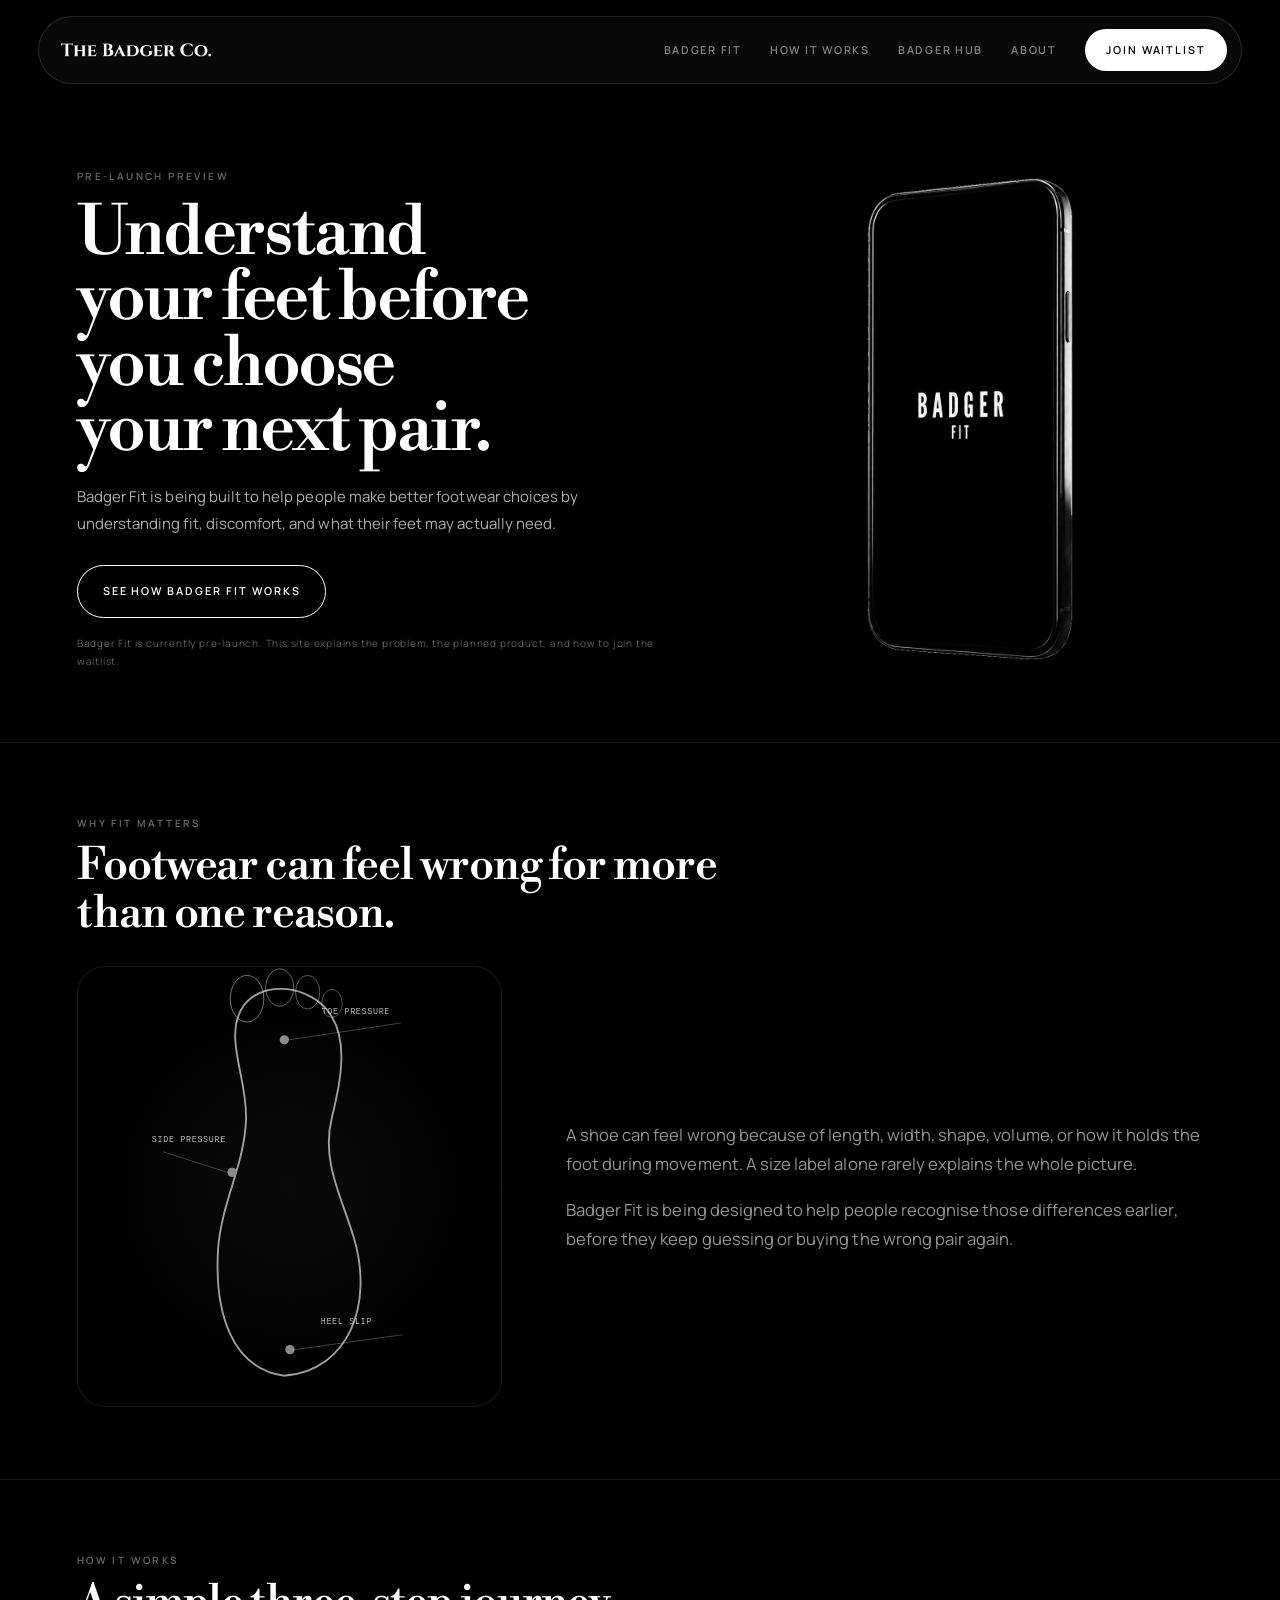
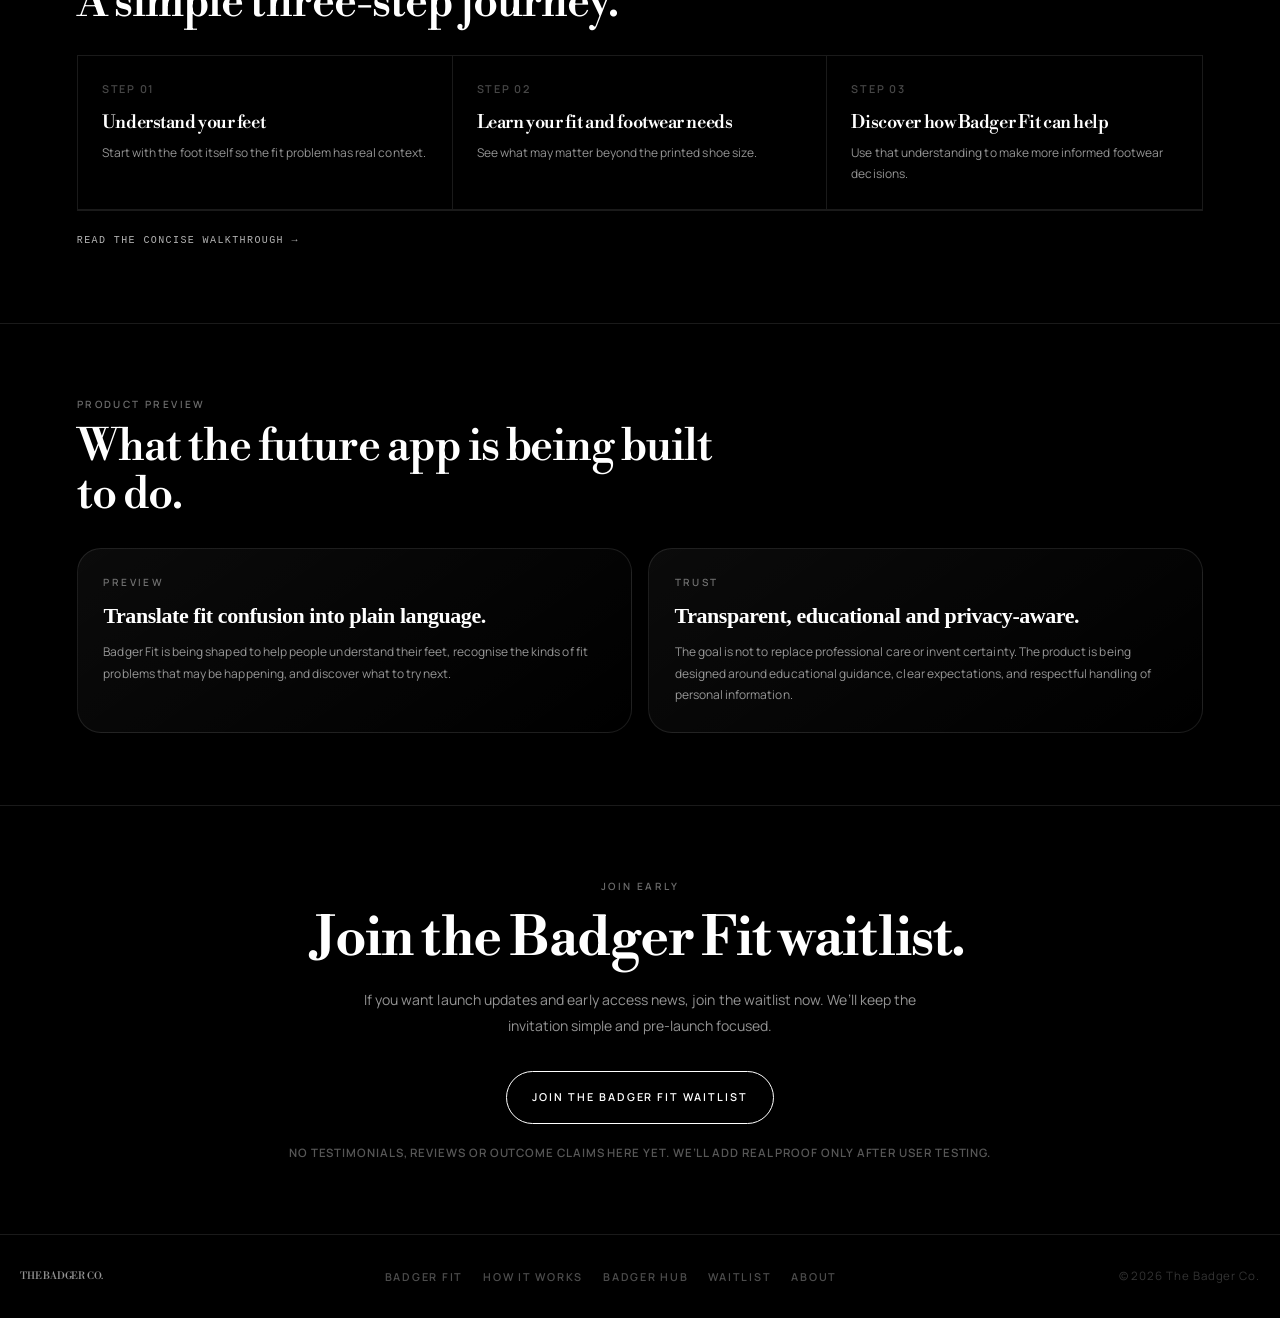
<file: index.html>
<!DOCTYPE html>
<html lang="en">
<head>
<meta charset="UTF-8">
<meta name="viewport" content="width=device-width, initial-scale=1.0">
<link rel="icon" type="image/png" href="apple-touch-icon.png">
<link rel="apple-touch-icon" href="apple-touch-icon.png">
<title>Badger Fit by The Badger Co. | Understand Your Feet Before You Choose</title>
<meta name="description" content="Badger Fit is a pre-launch footwear-fit experience designed to help people understand their feet, make better footwear choices, and join the waitlist for launch updates.">
<meta name="robots" content="index, follow">
<link rel="canonical" href="https://thebadgerco.in/">
<meta property="og:title" content="Badger Fit by The Badger Co.">
<meta property="og:description" content="Understand your feet, learn what fit needs may matter, and join the Badger Fit waitlist.">
<meta property="og:url" content="https://thebadgerco.in/">
<meta property="og:type" content="website">
<script type="application/ld+json">
{
  "@context":"https://schema.org",
  "@type":"WebPage",
  "name":"Badger Fit by The Badger Co.",
  "description":"A pre-launch footwear-fit experience designed to help people understand their feet and make better footwear choices.",
  "publisher":{"@type":"Organization","name":"The Badger Co.","url":"https://thebadgerco.in/"}
}
</script>
<link rel="preconnect" href="https://fonts.googleapis.com">
<link href="https://fonts.googleapis.com/css2?family=Libre+Bodoni:ital,wght@0,400;0,500;0,700;1,400&family=Manrope:wght@400;500;600;700&display=swap" rel="stylesheet">
<style>
*{box-sizing:border-box;margin:0;padding:0}
:root{--blk:#000;--wht:#fff;--rule:rgba(255,255,255,.1);--muted:rgba(255,255,255,.58);--grey:#8A8A8A}
html{scroll-behavior:smooth}
@media(prefers-reduced-motion:reduce){html{scroll-behavior:auto}*{animation-duration:.01ms!important;animation-iteration-count:1!important;transition-duration:.01ms!important}}
body{background:var(--blk);color:var(--wht);font-family:'Inter',sans-serif;overflow-x:hidden;line-height:1.5}
.serif{font-family:'Playfair Display',serif}
.mono{font-family:'IBM Plex Mono',monospace}
.tag{font-family:'IBM Plex Mono',monospace;font-size:10px;letter-spacing:.3em;text-transform:uppercase;color:rgba(255,255,255,.42)}
a{color:inherit}
:focus-visible{outline:1.5px solid var(--grey);outline-offset:3px}
img,svg{max-width:100%}
nav{position:fixed;top:0;left:0;right:0;z-index:100;display:flex;justify-content:space-between;align-items:center;padding:1.25rem 1.75rem;border-bottom:.5px solid var(--rule);background:rgba(0,0,0,.94);backdrop-filter:blur(8px)}
.nav-logo{font-family:'Playfair Display',serif;font-size:11px;letter-spacing:.4em;text-transform:uppercase;color:var(--wht);text-decoration:none;flex-shrink:0}
.nav-toggle{display:none;background:transparent;border:.5px solid var(--rule);color:var(--wht);font-family:'IBM Plex Mono',monospace;font-size:10px;letter-spacing:.15em;text-transform:uppercase;padding:.55rem .9rem;cursor:pointer}
.nav-panel{display:flex;align-items:center;gap:1.75rem}
.nav-links{display:flex;gap:1.75rem;align-items:center}
.nav-link{font-family:'IBM Plex Mono',monospace;font-size:10px;letter-spacing:.18em;text-transform:uppercase;color:rgba(255,255,255,.5);text-decoration:none;position:relative;transition:color .2s}
.nav-link:hover{color:var(--wht)}
.nav-link::after{content:'';position:absolute;width:0;height:.5px;bottom:-3px;left:0;background:var(--wht);transition:width .3s}
.nav-link:hover::after{width:100%}
.nav-cta{font-family:'IBM Plex Mono',monospace;font-size:10px;letter-spacing:.18em;text-transform:uppercase;color:var(--blk);background:var(--wht);padding:.7rem 1.3rem;text-decoration:none;transition:background .2s,color .2s;white-space:nowrap;border-radius:999px}
.nav-cta:hover{background:transparent;color:var(--wht);outline:.5px solid var(--wht)}
.nav-close{display:none}
@media(max-width:900px){.nav-toggle{display:block}.nav-panel{position:fixed;top:0;left:0;right:0;bottom:0;background:#000;flex-direction:column;justify-content:center;align-items:flex-start;padding:6rem 2rem 2rem;gap:2rem;transform:translateX(100%);transition:transform .3s ease;z-index:200}.nav-panel.open{transform:translateX(0)}.nav-links{flex-direction:column;gap:1.75rem;align-items:flex-start;width:100%}.nav-link{font-size:14px}.nav-cta{width:100%;text-align:center;padding:1rem}.nav-close{display:block;position:absolute;top:1.5rem;right:1.75rem;background:none;border:.5px solid var(--rule);color:var(--wht);font-family:'IBM Plex Mono',monospace;font-size:10px;letter-spacing:.15em;padding:.55rem .9rem;cursor:pointer}}
.hero{padding:10.5rem clamp(1.25rem,6vw,6rem) 4.5rem;border-bottom:.5px solid var(--rule)}
.hero-inner{max-width:1160px;margin:0 auto;display:grid;grid-template-columns:minmax(0,1fr) minmax(280px,.8fr);gap:clamp(2rem,6vw,5rem);align-items:center}
.hero-copy{max-width:640px}
.hero-title{font-family:'Playfair Display',serif;font-size:clamp(34px,6vw,68px);font-weight:900;line-height:1.02;letter-spacing:-.03em;margin:1rem 0 1.35rem}
.hero-sub{font-size:15px;color:rgba(255,255,255,.68);line-height:1.85;max-width:520px;margin-bottom:1.75rem}
.hero-cta{margin-bottom:1rem}
.hero-note{font-family:'IBM Plex Mono',monospace;font-size:10px;color:rgba(255,255,255,.38);letter-spacing:.08em;line-height:1.8}
.prototype-wrap{display:flex;justify-content:center}
.prototype-phone{display:block;width:min(100%,340px);height:auto;max-height:500px;object-fit:contain;filter:drop-shadow(0 28px 70px rgba(0,0,0,.5))}
.sec{padding:4.5rem clamp(1.25rem,6vw,6rem);border-bottom:.5px solid var(--rule)}
.sec-inner{max-width:1160px;margin:0 auto}
.sec-hd{display:flex;justify-content:space-between;align-items:flex-start;gap:1rem;flex-wrap:wrap;margin-bottom:1.75rem}
.sec-title{font-family:'Playfair Display',serif;font-size:clamp(26px,4vw,44px);font-weight:900;line-height:1.06;max-width:680px}
.body-copy{font-size:14px;color:var(--muted);line-height:1.85;max-width:640px}
.problem-layout{display:grid;grid-template-columns:minmax(250px,.8fr) minmax(0,1.2fr);gap:clamp(1.5rem,5vw,4rem);align-items:center}
.foot-map{min-height:340px;display:grid;place-items:center;border:1px solid var(--rule);border-radius:28px;background:radial-gradient(circle at center,rgba(138,138,138,.08),transparent 70%)}
.foot-map svg{width:min(280px,78%);height:auto;overflow:visible}.pain-dot{fill:var(--grey)}.pain-line{stroke:rgba(255,255,255,.26);stroke-width:1}.pain-text{fill:rgba(255,255,255,.72);font:9px 'IBM Plex Mono',monospace;letter-spacing:.08em;text-transform:uppercase}
.flow{display:grid;grid-template-columns:repeat(3,1fr);border:.5px solid var(--rule);margin-top:1.5rem}
.fc{padding:1.5rem;border-right:.5px solid var(--rule);border-bottom:.5px solid var(--rule)}
.fc:last-child{border-right:none}
.fn{font-family:'IBM Plex Mono',monospace;font-size:10px;color:rgba(255,255,255,.28);letter-spacing:.22em;margin-bottom:.9rem}
.ft2{font-family:'Playfair Display',serif;font-size:18px;font-weight:700;margin-bottom:.55rem}
.fs{font-family:'Inter',sans-serif;font-size:12px;color:rgba(255,255,255,.58);line-height:1.75}
.text-link{display:inline-block;margin-top:1.3rem;font-family:'IBM Plex Mono',monospace;font-size:10px;letter-spacing:.14em;text-transform:uppercase;color:rgba(255,255,255,.7);text-decoration:none}
.trust-grid{display:grid;grid-template-columns:repeat(2,1fr);gap:1rem}
.trust-card{border:1px solid var(--rule);border-radius:24px;padding:1.6rem;background:linear-gradient(145deg,rgba(255,255,255,.045),transparent)}
.trust-card h3{font-family:'Playfair Display',serif;font-size:22px;font-weight:700;line-height:1.1;margin:.8rem 0}
.trust-card p{font-size:12px;color:var(--muted);line-height:1.8}
.waitlist-shell{max-width:760px;margin:0 auto;text-align:center}
.waitlist-title{font-family:'Playfair Display',serif;font-size:clamp(30px,5vw,54px);font-weight:900;line-height:1.06;margin:1rem 0 1.2rem}
.waitlist-copy{font-size:14px;color:var(--muted);line-height:1.85;max-width:560px;margin:0 auto}
.btn{display:inline-block;font-family:'IBM Plex Mono',monospace;font-size:10px;letter-spacing:.18em;text-transform:uppercase;padding:1rem 1.55rem;text-decoration:none;border:.5px solid var(--wht);border-radius:999px;color:var(--wht);background:transparent;transition:background .2s,color .2s}
.btn:hover{background:var(--wht);color:var(--blk)}
.btn.ghost{border-color:rgba(255,255,255,.25);color:rgba(255,255,255,.76)}
.btn.ghost:hover{border-color:var(--wht);color:var(--wht);background:transparent}
.disclaimer{font-family:'IBM Plex Mono',monospace;font-size:10px;color:rgba(255,255,255,.34);letter-spacing:.08em;line-height:1.8}
footer{padding:2rem 1.25rem;display:flex;justify-content:space-between;align-items:center;border-top:.5px solid var(--rule);flex-wrap:wrap;gap:1rem}
.ft-logo{font-family:'Playfair Display',serif;font-size:10px;letter-spacing:.35em;text-transform:uppercase;color:var(--muted)}
.ft-links{display:flex;gap:1.25rem;flex-wrap:wrap}
.ft-link{font-family:'IBM Plex Mono',monospace;font-size:10px;letter-spacing:.12em;text-transform:uppercase;color:rgba(255,255,255,.3);text-decoration:none}
.ft-copy{font-family:'IBM Plex Mono',monospace;font-size:10px;color:rgba(255,255,255,.2)}
.reveal{opacity:1;transform:none}
.js-reveal .reveal{opacity:0;transform:translateY(14px);transition:opacity .8s ease,transform .8s ease}
.js-reveal .reveal.vis{opacity:1;transform:none}
@media(max-width:900px){.hero-inner,.problem-layout,.trust-grid,.flow{grid-template-columns:1fr}.hero{padding-top:8.75rem}.prototype-phone{width:min(100%,280px)}.foot-map{min-height:280px}.fc,.trust-card{border-right:none}}
@media(max-width:560px){.hero,.sec{padding-left:1rem;padding-right:1rem}.hero-sub,.body-copy,.waitlist-copy{font-size:13px}.hero-cta .btn,.waitlist-shell .btn{width:100%;text-align:center}.ft-links{gap:1rem}}
.nav-toggle,.nav-close{min-width:44px;min-height:44px}
@media(max-width:900px){.nav-panel{visibility:hidden}.nav-panel.open{visibility:visible}.nav-link{min-height:44px;display:flex;align-items:center}.ft-link{min-height:44px;display:inline-flex;align-items:center}}
@media(prefers-reduced-motion:reduce){html{scroll-behavior:auto!important}}
@media(min-width:901px){nav{top:1rem;left:clamp(1rem,3vw,2.5rem);right:clamp(1rem,3vw,2.5rem);max-width:1280px;margin:0 auto;padding:.78rem .85rem .78rem 1.35rem;border:1px solid rgba(255,255,255,.13);border-radius:999px;background:rgba(10,10,10,.84);box-shadow:0 16px 48px rgba(0,0,0,.28)}}
@media(max-width:900px){nav{top:.75rem;left:.75rem;right:.75rem;padding:.7rem 1rem;border:1px solid rgba(255,255,255,.13);border-radius:16px;background:rgba(10,10,10,.92)}.nav-panel{border-radius:0}}
.nav-logo{display:block;width:150px;height:38px;flex:0 0 150px;background:url("bflogo.png") center/contain no-repeat;font-size:0!important;letter-spacing:0!important;overflow:hidden}
</style>
<link rel="stylesheet" href="site-overrides.css">
</head>
<body>
<nav>
  <a href="index.html" class="nav-logo serif" aria-label="The Badger Co. home"><img src="bflogo.png" alt="The Badger Co."></a>
  <button id="navToggle" class="nav-toggle mono" aria-expanded="false" aria-controls="navPanel" aria-label="Open navigation menu">Menu</button>
  <div id="navPanel" class="nav-panel">
    <button id="navClose" class="nav-close mono" aria-label="Close navigation menu">Close ✕</button>
    <div class="nav-links">
      <a href="badgerfit.html" class="nav-link mono">Badger Fit</a>
      <a href="how-it-works.html" class="nav-link mono">How It Works</a>
      <a href="badger-hub.html" class="nav-link mono">Badger Hub</a>
      <a href="about.html" class="nav-link mono">About</a>
    </div>
    <a href="waitlist.html" class="nav-cta mono">Join Waitlist</a>
  </div>
</nav>
<section class="hero">
  <div class="hero-inner">
    <div class="hero-copy">
      <div class="tag">Pre-Launch Preview</div>
      <h1 class="hero-title serif">Understand your feet before you choose your next pair.</h1>
      <p class="hero-sub">Badger Fit is being built to help people make better footwear choices by understanding fit, discomfort, and what their feet may actually need.</p>
      <div class="hero-cta"><a href="how-it-works.html" class="btn mono">See How Badger Fit Works</a></div>
      <p class="hero-note mono">Badger Fit is currently pre-launch. This site explains the problem, the planned product, and how to join the waitlist.</p>
    </div>
    <div class="prototype-wrap">
      <img src="badgerfit-prototype-transparent.png" alt="BadgerFit app prototype displayed on a smartphone" class="prototype-phone">
    </div>
  </div>
</section>
<section class="sec reveal">
  <div class="sec-inner">
    <div class="sec-hd">
      <div>
        <div class="tag" style="margin-bottom:.6rem">Why Fit Matters</div>
        <h2 class="sec-title serif">Footwear can feel wrong for more than one reason.</h2>
      </div>
    </div>
    <div class="problem-layout">
      <div class="foot-map" aria-label="Illustration showing common footwear pressure and slipping areas">
        <svg viewBox="0 0 300 470" role="img" aria-labelledby="painMapTitle"><title id="painMapTitle">Common footwear pressure and slipping areas</title>
          <path d="M145 438 C88 430 70 370 74 302 C78 250 102 214 104 163 C105 118 82 80 98 47 C114 15 166 17 190 45 C215 74 206 121 196 161 C184 209 207 247 220 292 C240 361 215 432 145 438Z" fill="none" stroke="rgba(255,255,255,.62)" stroke-width="2"/>
          <ellipse cx="105" cy="34" rx="18" ry="25" fill="none" stroke="rgba(255,255,255,.48)"/><ellipse cx="140" cy="22" rx="15" ry="20" fill="none" stroke="rgba(255,255,255,.42)"/><ellipse cx="170" cy="27" rx="13" ry="18" fill="none" stroke="rgba(255,255,255,.38)"/><ellipse cx="196" cy="39" rx="11" ry="15" fill="none" stroke="rgba(255,255,255,.34)"/>
          <circle class="pain-dot" cx="145" cy="78" r="5"/><line class="pain-line" x1="150" y1="78" x2="270" y2="60"/><text class="pain-text" x="185" y="50">Toe pressure</text>
          <circle class="pain-dot" cx="89" cy="220" r="5"/><line class="pain-line" x1="84" y1="220" x2="15" y2="198"/><text class="pain-text" x="3" y="187">Side pressure</text>
          <circle class="pain-dot" cx="151" cy="410" r="5"/><line class="pain-line" x1="156" y1="410" x2="272" y2="394"/><text class="pain-text" x="184" y="383">Heel slip</text>
        </svg>
      </div>
      <div>
        <p class="body-copy">A shoe can feel wrong because of length, width, shape, volume, or how it holds the foot during movement. A size label alone rarely explains the whole picture.</p>
        <p class="body-copy" style="margin-top:1rem">Badger Fit is being designed to help people recognise those differences earlier, before they keep guessing or buying the wrong pair again.</p>
      </div>
    </div>
  </div>
</section>
<section class="sec reveal">
  <div class="sec-inner">
    <div class="sec-hd">
      <div>
        <div class="tag" style="margin-bottom:.6rem">How It Works</div>
        <h2 class="sec-title serif">A simple three-step journey.</h2>
      </div>
    </div>
    <div class="flow process-flow">
      <div class="fc"><div class="fn mono">Step 01</div><div class="ft2 serif">Understand your feet</div><p class="fs mono">Start with the foot itself so the fit problem has real context.</p></div>
      <div class="fc"><div class="fn mono">Step 02</div><div class="ft2 serif">Learn your fit and footwear needs</div><p class="fs mono">See what may matter beyond the printed shoe size.</p></div>
      <div class="fc"><div class="fn mono">Step 03</div><div class="ft2 serif">Discover how Badger Fit can help</div><p class="fs mono">Use that understanding to make more informed footwear decisions.</p></div>
    </div>
    <a href="how-it-works.html" class="text-link">Read the concise walkthrough →</a>
  </div>
</section>
<section class="sec reveal">
  <div class="sec-inner">
    <div class="sec-hd">
      <div>
        <div class="tag" style="margin-bottom:.6rem">Product Preview</div>
        <h2 class="sec-title serif">What the future app is being built to do.</h2>
      </div>
    </div>
    <div class="trust-grid">
      <article class="trust-card">
        <div class="tag">Preview</div>
        <h3>Translate fit confusion into plain language.</h3>
        <p>Badger Fit is being shaped to help people understand their feet, recognise the kinds of fit problems that may be happening, and discover what to try next.</p>
      </article>
      <article class="trust-card">
        <div class="tag">Trust</div>
        <h3>Transparent, educational and privacy-aware.</h3>
        <p>The goal is not to replace professional care or invent certainty. The product is being designed around educational guidance, clear expectations, and respectful handling of personal information.</p>
      </article>
    </div>
  </div>
</section>
<section class="sec reveal" style="border-bottom:none">
  <div class="waitlist-shell">
    <div class="tag">Join Early</div>
    <h2 class="waitlist-title serif">Join the Badger Fit waitlist.</h2>
    <p class="waitlist-copy">If you want launch updates and early access news, join the waitlist now. We’ll keep the invitation simple and pre-launch focused.</p>
    <a href="waitlist.html" class="btn mono" style="margin-top:2rem">Join the Badger Fit Waitlist</a>
    <p class="disclaimer" style="margin-top:1.25rem">No testimonials, reviews or outcome claims here yet. We’ll add real proof only after user testing.</p>
  </div>
</section>
<footer>
  <div class="ft-logo serif">The Badger Co.</div>
  <div class="ft-links">
    <a href="badgerfit.html" class="ft-link mono">Badger Fit</a>
    <a href="how-it-works.html" class="ft-link mono">How It Works</a>
    <a href="badger-hub.html" class="ft-link mono">Badger Hub</a>
    <a href="waitlist.html" class="ft-link mono">Waitlist</a>
    <a href="about.html" class="ft-link mono">About</a>
  </div>
  <div class="ft-copy mono">© 2026 The Badger Co.</div>
</footer>
<script>
var toggle=document.getElementById('navToggle'),panel=document.getElementById('navPanel'),closeBtn=document.getElementById('navClose');
function openMenu(){panel.classList.add('open');toggle.setAttribute('aria-expanded','true');document.body.style.overflow='hidden';closeBtn.focus();}
function closeMenu(){panel.classList.remove('open');toggle.setAttribute('aria-expanded','false');document.body.style.overflow='';toggle.focus();}
toggle.addEventListener('click',function(){panel.classList.contains('open')?closeMenu():openMenu();});
closeBtn.addEventListener('click',closeMenu);
document.addEventListener('keydown',function(e){if(e.key==='Escape'&&panel.classList.contains('open'))closeMenu();});
panel.querySelectorAll('a').forEach(function(a){a.addEventListener('click',closeMenu);});
document.body.classList.add('js-reveal');
if('IntersectionObserver' in window){
  var io=new IntersectionObserver(function(entries){entries.forEach(function(e){if(e.isIntersecting){e.target.classList.add('vis');io.unobserve(e.target);}});},{threshold:.1});
  document.querySelectorAll('.reveal').forEach(function(el){io.observe(el)});
}else{
  document.querySelectorAll('.reveal').forEach(function(el){el.classList.add('vis')});
}
document.addEventListener("keydown",function(e){if(e.key!=="Tab"||!panel.classList.contains("open"))return;var items=Array.from(panel.querySelectorAll("a,button")).filter(function(el){return el.getClientRects().length>0});if(!items.length)return;var first=items[0],last=items[items.length-1];if(e.shiftKey&&document.activeElement===first){e.preventDefault();last.focus()}else if(!e.shiftKey&&document.activeElement===last){e.preventDefault();first.focus()}});
</script>
</body>
</html>
</file>
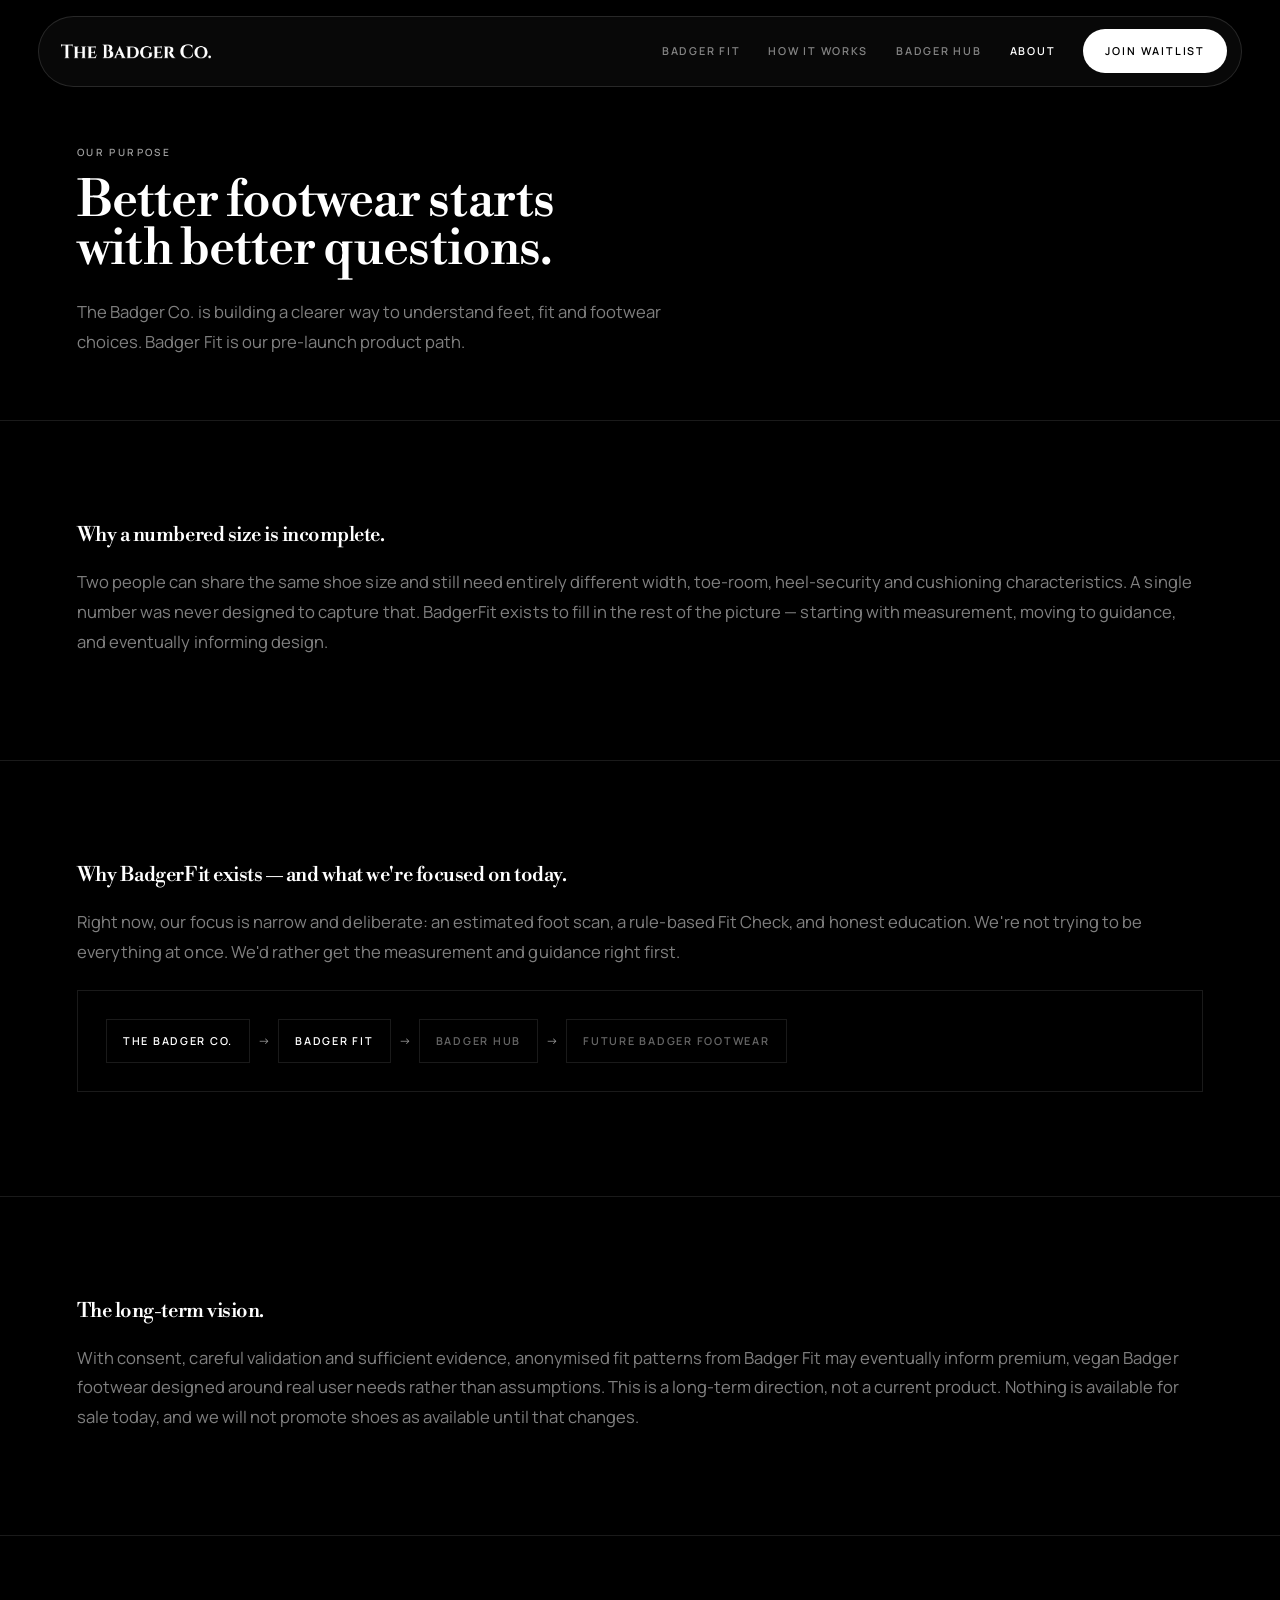
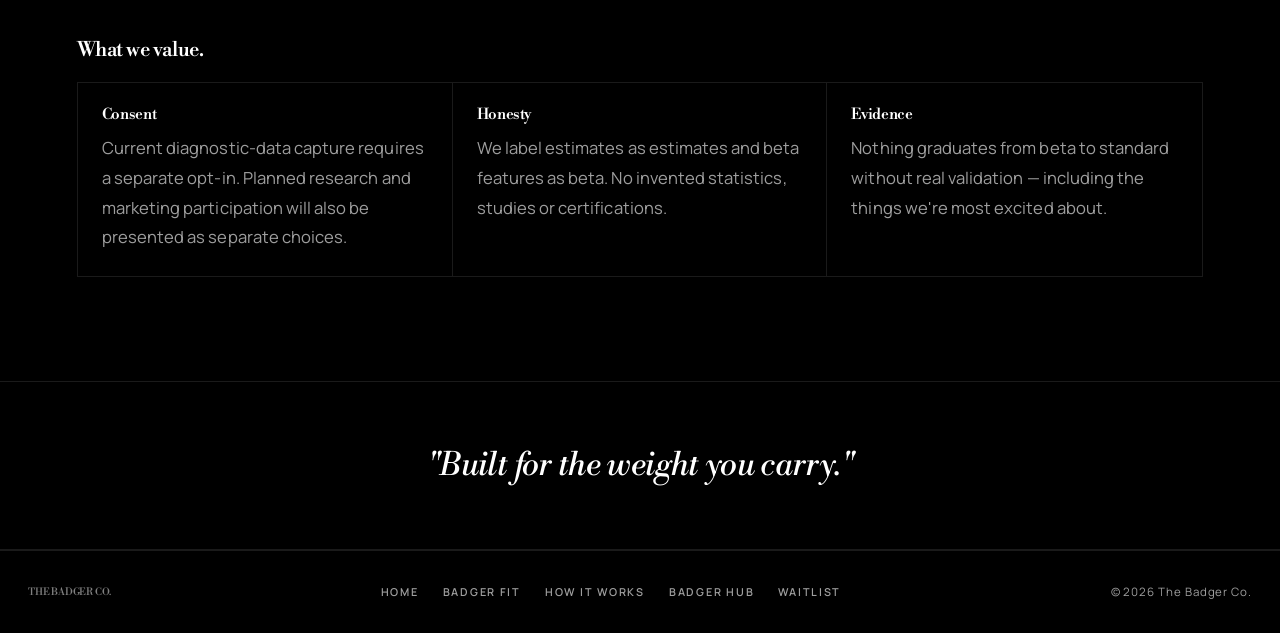
<file: about.html>
<!DOCTYPE html>
<html lang="en">
<head>
<meta charset="UTF-8">
<meta name="viewport" content="width=device-width, initial-scale=1.0">
<link rel="icon" type="image/png" href="apple-touch-icon.png">
<link rel="apple-touch-icon" href="apple-touch-icon.png">
<title>About | THE BADGER CO.</title>
<meta name="description" content="Why BadgerFit exists, what we're focused on today, and the long-term direction toward data-informed Badger footwear.">
<meta name="robots" content="index, follow">
<link rel="canonical" href="https://thebadgerco.in/about.html">
<meta property="og:title" content="About | THE BADGER CO.">
<meta property="og:description" content="Why BadgerFit exists, what we're focused on today, and our long-term direction.">
<meta property="og:url" content="https://thebadgerco.in/about.html">
<meta property="og:type" content="website">
<link rel="preconnect" href="https://fonts.googleapis.com">
<link href="https://fonts.googleapis.com/css2?family=Libre+Bodoni:ital,wght@0,400;0,500;0,700;1,400&family=Manrope:wght@400;500;600;700&display=swap" rel="stylesheet">
<style>
*{box-sizing:border-box;margin:0;padding:0}
:root{--blk:#000;--wht:#fff;--rule:rgba(255,255,255,.1);--muted:rgba(255,255,255,.5);--grey:#8A8A8A}
html{scroll-behavior:smooth}
@media (prefers-reduced-motion:reduce){*{transition-duration:.01ms!important}}
body{background:var(--blk);color:var(--wht);font-family:'Inter',sans-serif;overflow-x:hidden;line-height:1.5}
.serif{font-family:'Playfair Display',serif}.mono{font-family:'IBM Plex Mono',monospace}
.tag{font-family:'IBM Plex Mono',monospace;font-size:10px;letter-spacing:.38em;text-transform:uppercase;color:rgba(255,255,255,.42)}
a{color:inherit}:focus-visible{outline:1.5px solid var(--grey);outline-offset:3px}
nav{position:fixed;top:0;left:0;right:0;z-index:100;display:flex;justify-content:space-between;align-items:center;padding:1.25rem 1.75rem;border-bottom:.5px solid var(--rule);background:rgba(0,0,0,.94);backdrop-filter:blur(8px)}
.nav-logo{font-family:'Playfair Display',serif;font-size:11px;letter-spacing:.4em;text-transform:uppercase;color:var(--wht);text-decoration:none}
.nav-toggle{display:none;background:transparent;border:.5px solid var(--rule);color:var(--wht);font-family:'IBM Plex Mono',monospace;font-size:10px;letter-spacing:.15em;text-transform:uppercase;padding:.55rem .9rem;cursor:pointer}
.nav-panel{display:flex;align-items:center;gap:1.75rem}.nav-links{display:flex;gap:1.75rem;align-items:center}
.nav-link{font-family:'IBM Plex Mono',monospace;font-size:10px;letter-spacing:.18em;text-transform:uppercase;color:rgba(255,255,255,.5);text-decoration:none}
.nav-link.active,.nav-link:hover{color:var(--wht)}
.nav-cta{font-family:'IBM Plex Mono',monospace;font-size:10px;letter-spacing:.2em;text-transform:uppercase;color:var(--blk);background:var(--wht);padding:.6rem 1.3rem;text-decoration:none;white-space:nowrap}
.nav-close{display:none}
@media(max-width:900px){.nav-toggle{display:block}.nav-panel{position:fixed;top:0;left:0;right:0;bottom:0;background:#000;flex-direction:column;justify-content:center;align-items:flex-start;padding:6rem 2rem 2rem;gap:2rem;transform:translateX(100%);transition:transform .3s ease;z-index:200}.nav-panel.open{transform:translateX(0)}.nav-links{flex-direction:column;gap:1.75rem;align-items:flex-start;width:100%}.nav-link{font-size:14px}.nav-cta{width:100%;text-align:center;padding:1.1rem}.nav-close{display:block;position:absolute;top:1.5rem;right:1.75rem;background:none;border:.5px solid var(--rule);color:var(--wht);font-family:'IBM Plex Mono',monospace;font-size:10px;padding:.55rem .9rem;cursor:pointer}}
.page-header{padding:9rem 1.75rem 4rem;border-bottom:.5px solid var(--rule)}
.page-title{font-family:'Playfair Display',serif;font-size:clamp(28px,4.6vw,50px);font-weight:900;line-height:1.1;margin:1rem 0 1.5rem;max-width:700px}
.page-sub{font-size:13px;color:var(--muted);max-width:600px;line-height:1.9}
.sec{padding:3.5rem 1.75rem;border-bottom:.5px solid var(--rule)}
.sec-title{font-family:'Playfair Display',serif;font-size:20px;font-weight:900;margin-bottom:1.25rem}
.body-copy{font-size:13px;color:var(--muted);line-height:2;max-width:640px}
.hierarchy{display:flex;flex-wrap:wrap;align-items:center;gap:.5rem;border:.5px solid var(--rule);padding:1.75rem;margin-top:1.5rem}
.h-node{font-family:'IBM Plex Mono',monospace;font-size:10px;color:var(--wht);border:.5px solid var(--rule);padding:.7rem 1rem}
.h-node.dim{color:rgba(255,255,255,.4)}
.h-arrow{color:rgba(255,255,255,.25);font-size:12px}
.values-grid{display:grid;grid-template-columns:repeat(3,1fr);border:.5px solid var(--rule)}
.val-cell{padding:1.5rem;border-right:.5px solid var(--rule)}
.val-cell:last-child{border-right:none}
.val-title{font-family:'Playfair Display',serif;font-size:15px;font-weight:700;margin-bottom:.6rem}
.val-body{font-family:'IBM Plex Mono',monospace;font-size:10.5px;color:rgba(255,255,255,.42);line-height:1.8}
.brand-line{font-family:'Playfair Display',serif;font-style:italic;font-size:clamp(20px,3vw,32px);text-align:center;padding:3.5rem 1.75rem;border-bottom:.5px solid var(--rule)}
footer{padding:2rem 1.75rem;display:flex;justify-content:space-between;align-items:center;border-top:.5px solid var(--rule);flex-wrap:wrap;gap:1rem}
.ft-logo{font-family:'Playfair Display',serif;font-size:10px;letter-spacing:.35em;text-transform:uppercase;color:var(--muted)}
.ft-links{display:flex;gap:1.5rem;flex-wrap:wrap}
.ft-link{font-family:'IBM Plex Mono',monospace;font-size:10px;letter-spacing:.12em;text-transform:uppercase;color:rgba(255,255,255,.3);text-decoration:none}
.ft-copy{font-family:'IBM Plex Mono',monospace;font-size:10px;color:rgba(255,255,255,.2)}
@media(max-width:900px){.values-grid{grid-template-columns:1fr}.val-cell{border-right:none;border-bottom:.5px solid var(--rule)}.val-cell:last-child{border-bottom:none}}

/* Accessibility refinements */
.nav-toggle,.nav-close{min-width:44px;min-height:44px}
.tag,.sec-n,.disclaimer,.ft-link,.ft-copy,.status-pill.planned,.cat-status,.pf-note,.pf-tag,.way-label,.hero-trust,.fn,.journal-label,.priv-val,.aud-body,.guide-body,.future-chip,.check-label,.flow-arrow,.h-arrow,.val-body{color:rgba(255,255,255,.62)}
@media(max-width:900px){.nav-panel{visibility:hidden}.nav-panel.open{visibility:visible}.nav-link{min-height:44px;display:flex;align-items:center}.ft-link{min-height:44px;display:inline-flex;align-items:center}}
@media(prefers-reduced-motion:reduce){html{scroll-behavior:auto!important}}
/* Premium floating navigation and generous rhythm */
.sec{padding:6.5rem clamp(1.5rem,6vw,6rem)}
.sec>*{max-width:1200px;margin-left:auto;margin-right:auto}
.page-header{padding-left:clamp(1.5rem,6vw,6rem);padding-right:clamp(1.5rem,6vw,6rem)}
@media(min-width:901px){nav{top:1rem;left:clamp(1rem,3vw,2.5rem);right:clamp(1rem,3vw,2.5rem);max-width:1280px;margin:0 auto;padding:.78rem .85rem .78rem 1.35rem;border:1px solid rgba(255,255,255,.13);border-radius:999px;background:rgba(10,10,10,.84);box-shadow:0 16px 48px rgba(0,0,0,.28)}.nav-link{letter-spacing:.12em}.nav-cta{padding:.78rem 1.35rem;border-radius:999px}}
@media(max-width:900px){nav{top:.75rem;left:.75rem;right:.75rem;padding:.7rem 1rem;border:1px solid rgba(255,255,255,.13);border-radius:16px;background:rgba(10,10,10,.92)}.nav-panel{border-radius:0}.sec{padding:5rem 1.5rem}}
/* Official The Badger Co. logo */
.nav-logo{display:block;width:150px;height:38px;flex:0 0 150px;background:url("bflogo.png") center/contain no-repeat;font-size:0!important;letter-spacing:0!important;overflow:hidden}
</style>
<link rel="stylesheet" href="site-overrides.css">
</head>
<body>

<nav>
  <a href="index.html" class="nav-logo serif" aria-label="The Badger Co. home"><img src="bflogo.png" alt="The Badger Co."></a>
  <button id="navToggle" class="nav-toggle mono" aria-expanded="false" aria-controls="navPanel" aria-label="Open navigation menu">Menu</button>
  <div id="navPanel" class="nav-panel">
    <button id="navClose" class="nav-close mono" aria-label="Close navigation menu">Close ✕</button>
    <div class="nav-links">
      <a href="badgerfit.html" class="nav-link mono">Badger Fit</a>
      <a href="how-it-works.html" class="nav-link mono">How It Works</a>
      <a href="badger-hub.html" class="nav-link mono">Badger Hub</a>
      <a href="about.html" class="nav-link active mono">About</a>
    </div>
    <a href="waitlist.html" class="nav-cta mono">Join Waitlist</a>
  </div>
</nav>

<header class="page-header">
  <div class="tag" style="margin-bottom:1rem">Our Purpose</div>
  <h1 class="page-title serif">Better footwear starts<br>with better questions.</h1>
  <p class="page-sub">The Badger Co. is building a clearer way to understand feet, fit and footwear choices. Badger Fit is our pre-launch product path.</p>
</header>

<section class="sec">
  <div class="sec-title serif">Why a numbered size is incomplete.</div>
  <p class="body-copy">Two people can share the same shoe size and still need entirely different width, toe-room, heel-security and cushioning characteristics. A single number was never designed to capture that. BadgerFit exists to fill in the rest of the picture — starting with measurement, moving to guidance, and eventually informing design.</p>
</section>

<section class="sec">
  <div class="sec-title serif">Why BadgerFit exists — and what we're focused on today.</div>
  <p class="body-copy">Right now, our focus is narrow and deliberate: an estimated foot scan, a rule-based Fit Check, and honest education. We're not trying to be everything at once. We'd rather get the measurement and guidance right first.</p>
  <div class="hierarchy">
    <span class="h-node mono">The Badger Co.</span><span class="h-arrow">→</span>
    <span class="h-node mono">Badger Fit</span><span class="h-arrow">→</span>
    <span class="h-node dim mono">Badger Hub</span><span class="h-arrow">→</span>
    <span class="h-node dim mono">Future Badger Footwear</span>
  </div>
</section>

<section class="sec" id="future-footwear">
  <div class="sec-title serif">The long-term vision.</div>
  <p class="body-copy">With consent, careful validation and sufficient evidence, anonymised fit patterns from Badger Fit may eventually inform premium, vegan Badger footwear designed around real user needs rather than assumptions. This is a long-term direction, not a current product. Nothing is available for sale today, and we will not promote shoes as available until that changes.</p>
</section>

<section class="sec">
  <div class="sec-title serif">What we value.</div>
  <div class="values-grid">
    <div class="val-cell"><div class="val-title serif">Consent</div><p class="val-body mono">Current diagnostic-data capture requires a separate opt-in. Planned research and marketing participation will also be presented as separate choices.</p></div>
    <div class="val-cell"><div class="val-title serif">Honesty</div><p class="val-body mono">We label estimates as estimates and beta features as beta. No invented statistics, studies or certifications.</p></div>
    <div class="val-cell"><div class="val-title serif">Evidence</div><p class="val-body mono">Nothing graduates from beta to standard without real validation — including the things we're most excited about.</p></div>
  </div>
</section>

<div class="brand-line serif">"Built for the weight you carry."</div>

<footer>
  <div class="ft-logo serif">The Badger Co.</div>
  <div class="ft-links">
    <a href="index.html" class="ft-link mono">Home</a>
    <a href="badgerfit.html" class="ft-link mono">Badger Fit</a>
    <a href="how-it-works.html" class="ft-link mono">How It Works</a>
    <a href="badger-hub.html" class="ft-link mono">Badger Hub</a>
    <a href="waitlist.html" class="ft-link mono">Waitlist</a>
  </div>
  <div class="ft-copy mono">© 2026 The Badger Co.</div>
</footer>

<script>
var toggle=document.getElementById('navToggle'),panel=document.getElementById('navPanel'),closeBtn=document.getElementById('navClose');
function openMenu(){panel.classList.add('open');toggle.setAttribute('aria-expanded','true');document.body.style.overflow='hidden';closeBtn.focus();}
function closeMenu(){panel.classList.remove('open');toggle.setAttribute('aria-expanded','false');document.body.style.overflow='';toggle.focus();}
toggle.addEventListener('click',function(){panel.classList.contains('open')?closeMenu():openMenu();});
closeBtn.addEventListener('click',closeMenu);
document.addEventListener('keydown',function(e){if(e.key==='Escape'&&panel.classList.contains('open'))closeMenu();});
panel.querySelectorAll('a').forEach(function(a){a.addEventListener('click',closeMenu);});
document.addEventListener("keydown",function(e){if(e.key!=="Tab"||!panel.classList.contains("open"))return;var items=Array.from(panel.querySelectorAll("a,button")).filter(function(el){return el.getClientRects().length>0});if(!items.length)return;var first=items[0],last=items[items.length-1];if(e.shiftKey&&document.activeElement===first){e.preventDefault();last.focus()}else if(!e.shiftKey&&document.activeElement===last){e.preventDefault();first.focus()}});
</script>
</body>
</html>
</file>
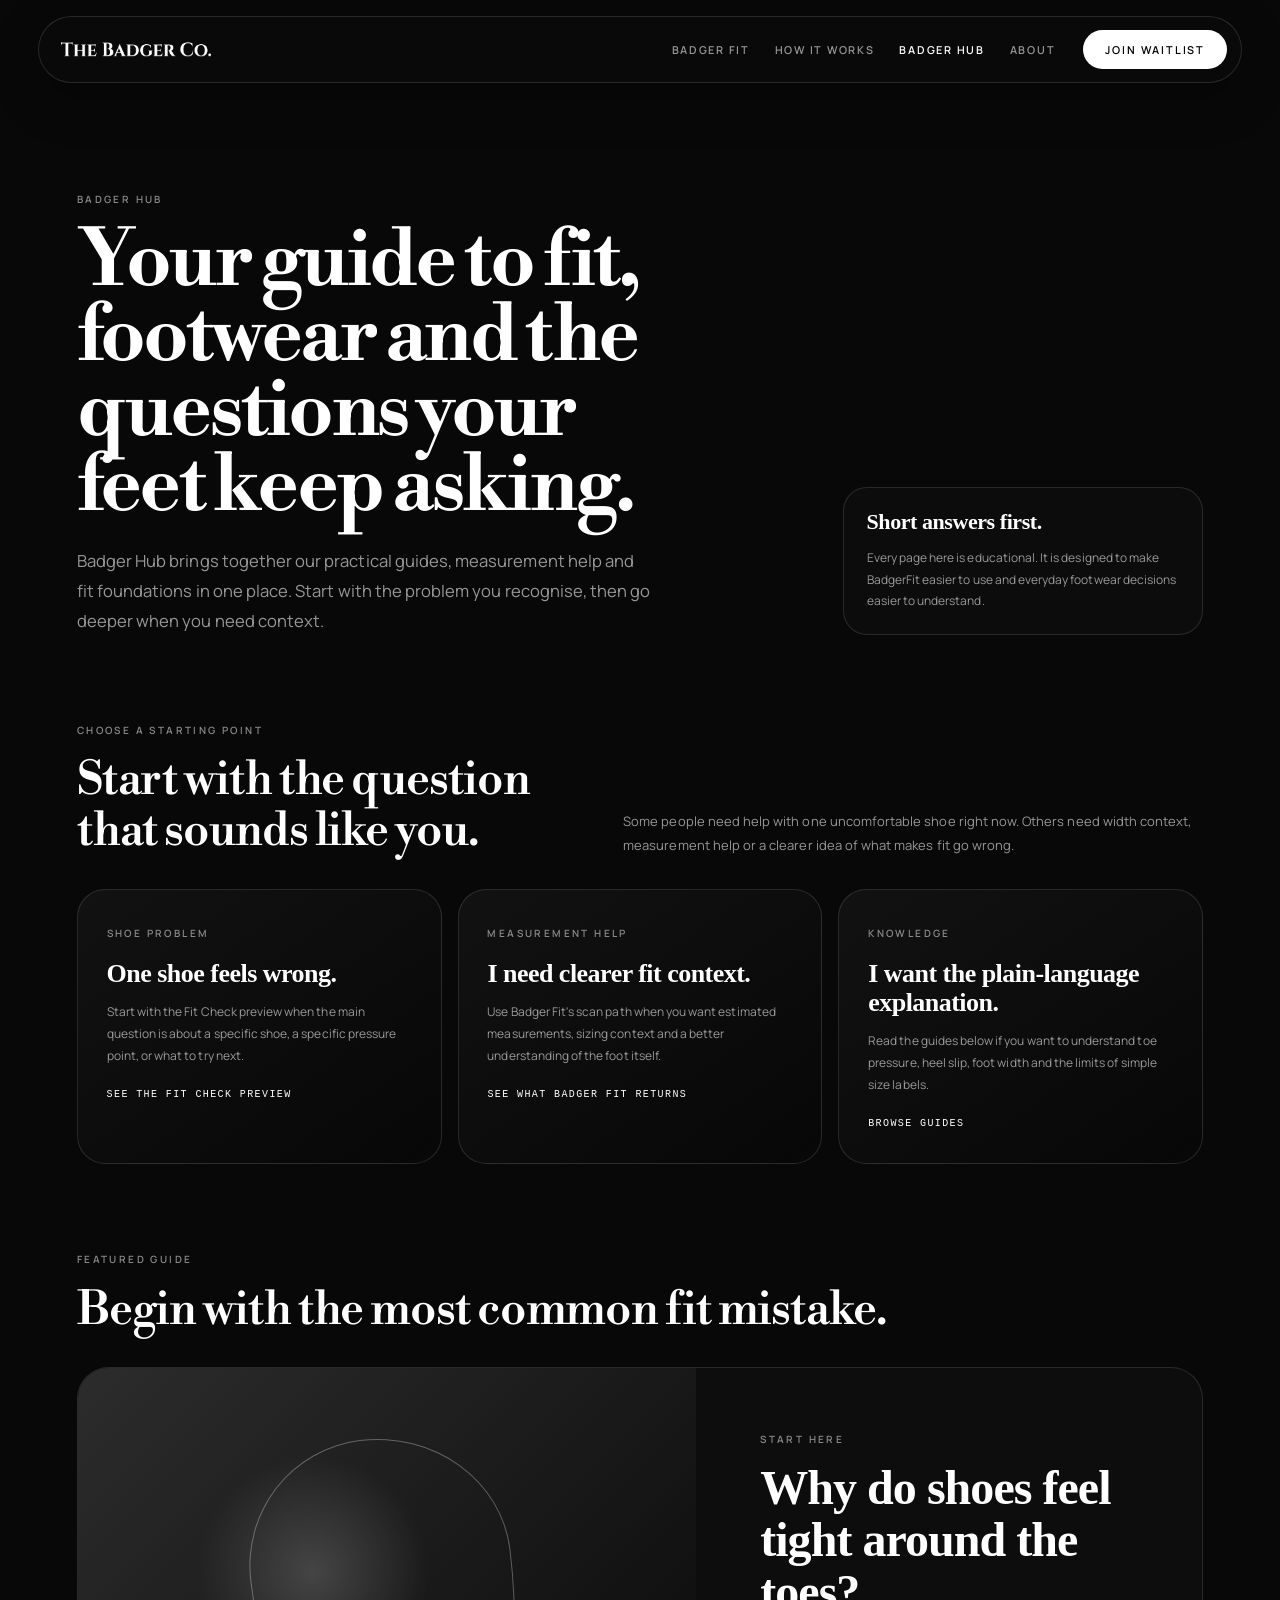
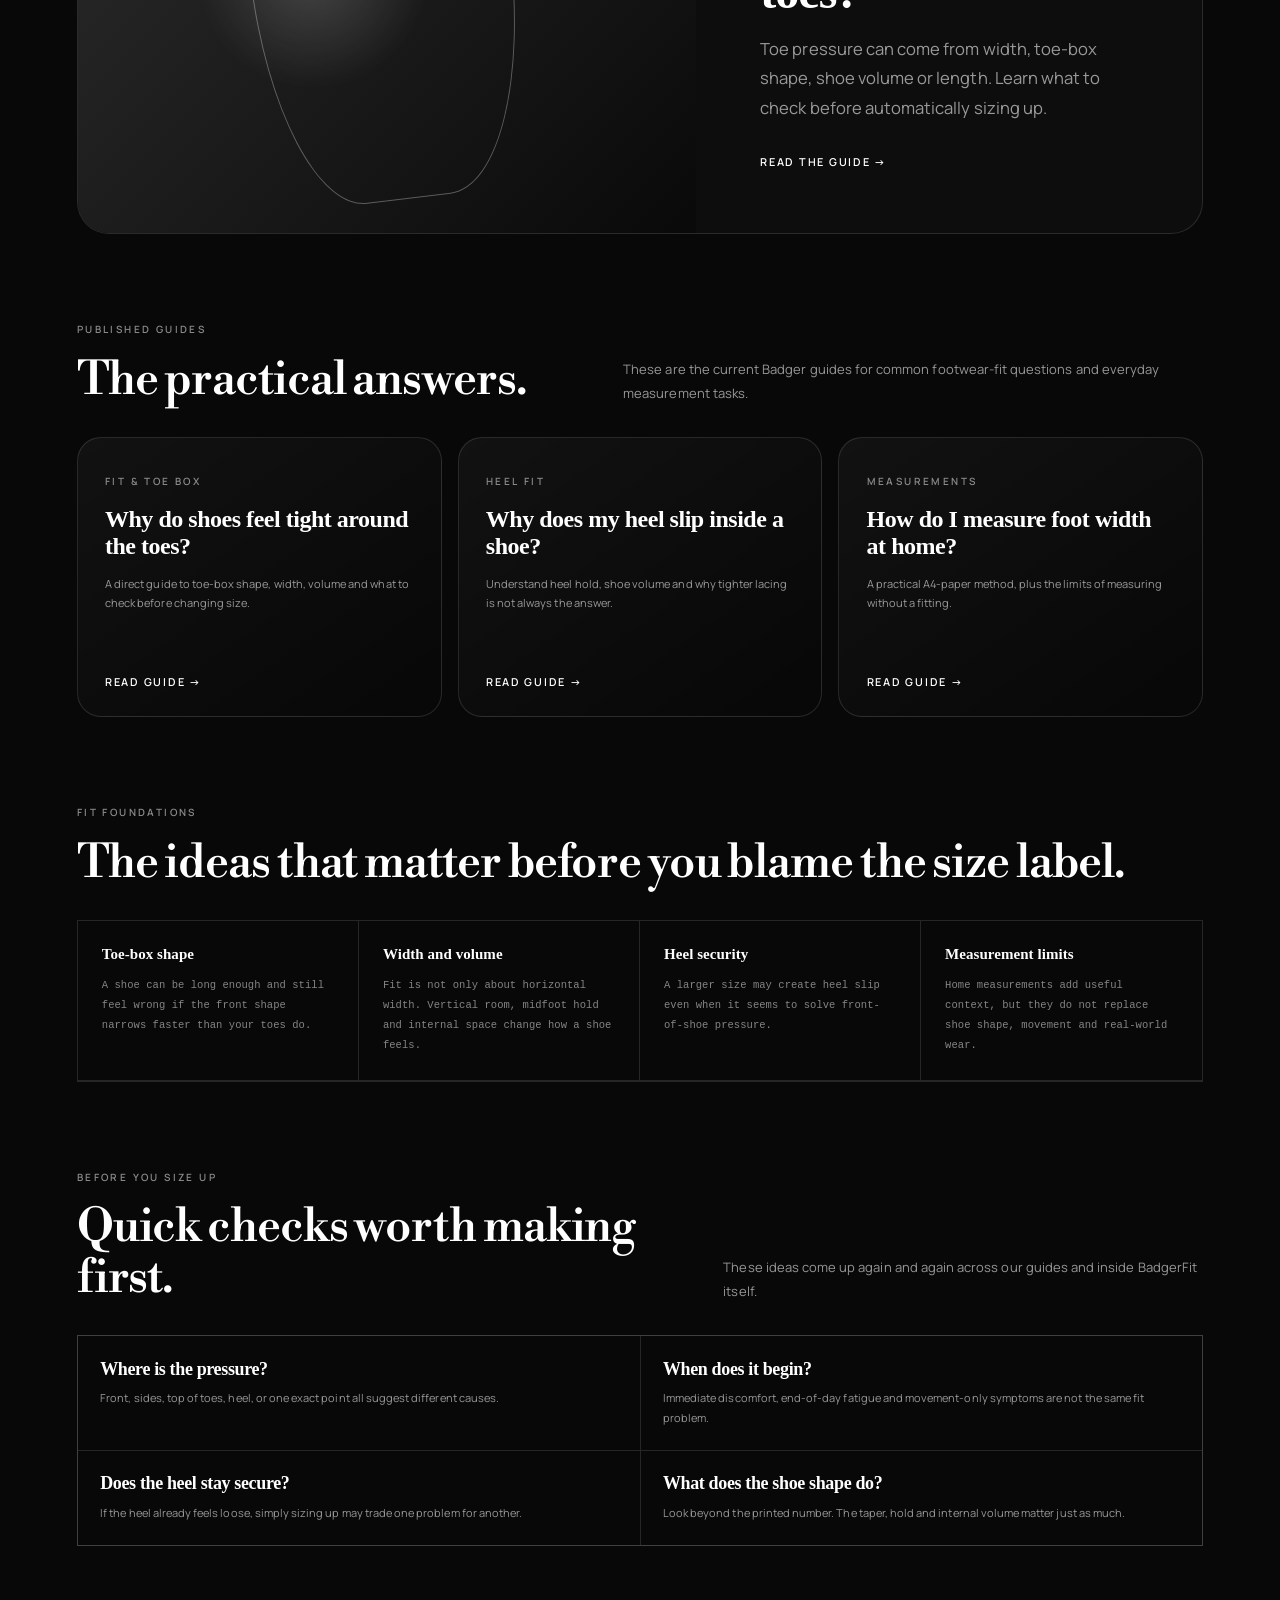
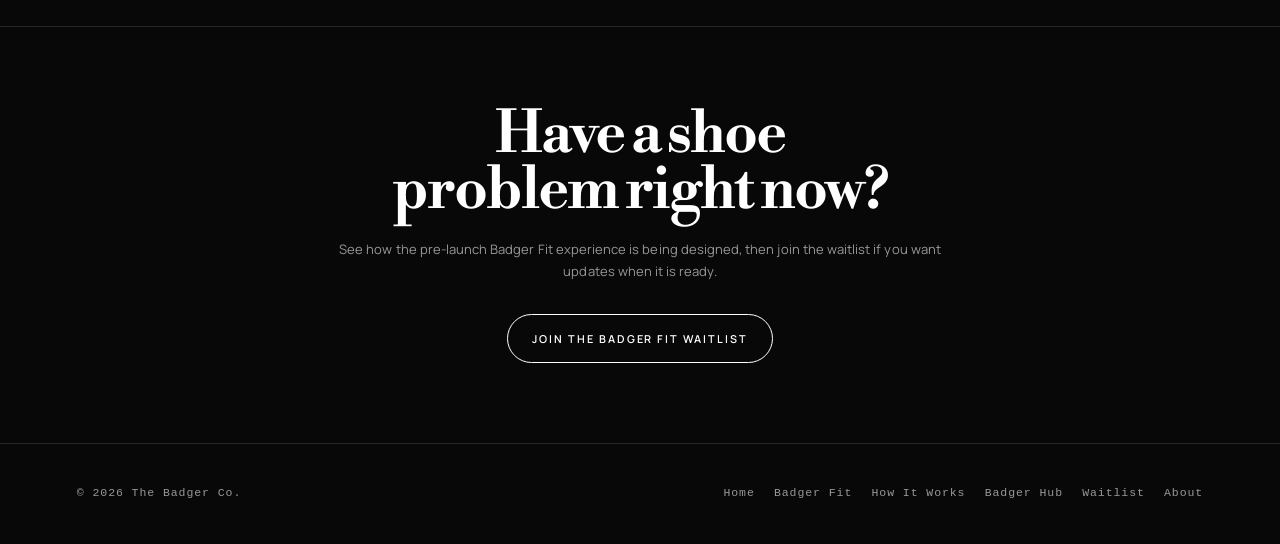
<file: badger-hub.html>
<!DOCTYPE html>
<html lang="en">
<head>
<meta charset="UTF-8">
<meta name="viewport" content="width=device-width, initial-scale=1.0">
<link rel="icon" type="image/png" href="apple-touch-icon.png">
<link rel="apple-touch-icon" href="apple-touch-icon.png">
<title>Badger Hub | Footwear Fit Guides &amp; Foot Knowledge</title>
<meta name="description" content="Badger Hub brings together practical footwear-fit guides, measurement help, and the key ideas that make BadgerFit easier to use.">
<meta name="robots" content="index, follow">
<link rel="canonical" href="https://thebadgerco.in/badger-hub.html">
<meta property="og:title" content="Badger Hub | The Badger Co.">
<meta property="og:description" content="Practical guidance about footwear fit, measurements, and the questions your feet keep asking.">
<meta property="og:url" content="https://thebadgerco.in/badger-hub.html">
<meta property="og:type" content="website">
<link rel="preconnect" href="https://fonts.googleapis.com">
<link href="https://fonts.googleapis.com/css2?family=Libre+Bodoni:ital,wght@0,400;0,500;0,700;1,400&family=Manrope:wght@400;500;600;700&display=swap" rel="stylesheet">
<style>
*{box-sizing:border-box;margin:0;padding:0}:root{--bg:#080808;--ink:#fff;--rule:rgba(255,255,255,.12);--muted:rgba(255,255,255,.58);--grey:#8a8a8a}html{scroll-behavior:smooth}body{background:var(--bg);color:var(--ink);font-family:Inter,sans-serif;line-height:1.55}.serif{font-family:'Playfair Display',serif}.mono{font-family:'IBM Plex Mono',monospace}a{color:inherit}:focus-visible{outline:2px solid var(--grey);outline-offset:3px}
nav{position:fixed;z-index:100;top:1rem;left:clamp(1rem,3vw,2.5rem);right:clamp(1rem,3vw,2.5rem);max-width:1280px;margin:auto;padding:.78rem .85rem .78rem 1.35rem;display:flex;align-items:center;justify-content:space-between;border:1px solid rgba(255,255,255,.13);border-radius:999px;background:rgba(10,10,10,.86);backdrop-filter:blur(14px);box-shadow:0 16px 48px rgba(0,0,0,.28)}.nav-logo{font:700 11px 'Playfair Display',serif;letter-spacing:.35em;text-transform:uppercase;text-decoration:none}.nav-panel,.nav-links{display:flex;align-items:center}.nav-panel{gap:1.75rem}.nav-links{gap:1.55rem}.nav-link{font:400 10px 'IBM Plex Mono',monospace;letter-spacing:.12em;text-transform:uppercase;color:rgba(255,255,255,.58);text-decoration:none}.nav-link:hover,.nav-link.active{color:#fff}.nav-cta{font:500 10px 'IBM Plex Mono',monospace;letter-spacing:.16em;text-transform:uppercase;color:#000;background:#fff;border-radius:999px;padding:.78rem 1.35rem;text-decoration:none}.nav-toggle,.nav-close{display:none}
.hero{padding:12rem clamp(1.5rem,6vw,6rem) 5rem}.hero-inner{max-width:1200px;margin:auto;display:grid;grid-template-columns:1.05fr .95fr;gap:2rem;align-items:end}.tag{font:500 10px 'IBM Plex Mono',monospace;letter-spacing:.28em;text-transform:uppercase;color:var(--grey)}h1{font:900 clamp(40px,6.6vw,78px)/.98 'Playfair Display',serif;max-width:780px;margin:1.2rem 0 1.35rem}.lead{font-size:15px;line-height:1.9;color:var(--muted);max-width:620px}.hero-note{justify-self:end;max-width:360px;padding:1.4rem;border:1px solid var(--rule);border-radius:24px;background:rgba(255,255,255,.02)}.hero-note h2{font:700 22px/1.08 'Playfair Display',serif;margin-bottom:.8rem}.hero-note p{font-size:12px;color:var(--muted);line-height:1.8}
.sec{padding:0 clamp(1.5rem,6vw,6rem) 5rem}.wrap{max-width:1200px;margin:auto}.section-head{display:flex;align-items:end;justify-content:space-between;gap:1.5rem;margin-bottom:2rem}.section-head h2{font:900 clamp(26px,4vw,46px)/1.05 'Playfair Display',serif;margin-top:.8rem}.section-lead{max-width:580px;color:var(--muted);font-size:13px;line-height:1.85}
.path-grid{display:grid;grid-template-columns:repeat(3,1fr);gap:1rem}.path-card{border:1px solid var(--rule);border-radius:28px;padding:1.8rem;min-height:250px;background:linear-gradient(145deg,rgba(255,255,255,.045),transparent)}.path-card h3{font:700 26px/1.12 'Playfair Display',serif;margin:.8rem 0}.path-card p{font-size:12px;color:var(--muted);line-height:1.85}.path-card a{display:inline-block;margin-top:1.35rem;font:500 10px 'IBM Plex Mono',monospace;letter-spacing:.14em;text-transform:uppercase;text-decoration:none}
.featured-card{display:grid;grid-template-columns:1.1fr .9fr;min-height:420px;border:1px solid var(--rule);border-radius:32px;overflow:hidden;text-decoration:none;background:#0d0d0d}.feature-art{min-height:320px;background:radial-gradient(circle at 38% 44%,rgba(138,138,138,.36),transparent 25%),linear-gradient(135deg,#2c2c2c,#090909);position:relative}.feature-art::before{content:'';position:absolute;width:260px;height:360px;border:1px solid rgba(255,255,255,.3);border-radius:48% 52% 34% 34%/35% 35% 65% 65%;left:50%;top:50%;transform:translate(-50%,-45%) rotate(-7deg)}.feature-copy{padding:clamp(2rem,5vw,4rem);display:flex;flex-direction:column;justify-content:center}.feature-copy h3{font:700 clamp(30px,4vw,48px)/1.08 'Playfair Display',serif;margin:1rem 0}.feature-copy p{font-size:13px;line-height:1.8;color:var(--muted)}.read{font:500 10px 'IBM Plex Mono',monospace;letter-spacing:.15em;text-transform:uppercase;margin-top:2rem}
.guide-grid{display:grid;grid-template-columns:repeat(3,1fr);gap:1rem}.guide-card{border:1px solid var(--rule);border-radius:24px;padding:1.7rem;min-height:280px;display:flex;flex-direction:column;justify-content:space-between;text-decoration:none;background:linear-gradient(145deg,rgba(255,255,255,.045),transparent)}.guide-card h3{font:700 24px/1.15 'Playfair Display',serif;margin:.8rem 0}.guide-card p{font-size:11px;line-height:1.75;color:var(--muted)}
.foundation-grid{display:grid;grid-template-columns:repeat(4,1fr);border:.5px solid var(--rule)}.foundation-cell{padding:1.5rem;border-right:.5px solid var(--rule);border-bottom:.5px solid var(--rule)}.foundation-cell:last-child{border-right:none}.foundation-title{font:700 15px/1.3 'Playfair Display',serif;margin-bottom:.7rem}.foundation-body{font:400 10.5px/1.9 'IBM Plex Mono',monospace;color:rgba(255,255,255,.5)}
.check-grid{display:grid;grid-template-columns:repeat(2,1fr);gap:1px;background:var(--rule);border:1px solid var(--rule)}.check-card{background:var(--bg);padding:1.4rem}.check-card h3{font:700 18px/1.15 'Playfair Display',serif;margin-bottom:.55rem}.check-card p{font-size:11px;color:var(--muted);line-height:1.8}
.answer-strip{padding:5rem clamp(1.5rem,6vw,6rem);border-top:1px solid var(--rule);text-align:center}.answer-strip h2{font:900 clamp(30px,5vw,58px)/1.08 'Playfair Display',serif;max-width:760px;margin:0 auto 1.2rem}.answer-strip p{color:var(--muted);font-size:13px;max-width:620px;margin:0 auto}.btn{display:inline-block;margin-top:2rem;padding:1rem 1.5rem;border:1px solid #fff;border-radius:999px;font:500 10px 'IBM Plex Mono',monospace;letter-spacing:.15em;text-transform:uppercase;text-decoration:none}
footer{padding:2.5rem clamp(1.5rem,6vw,6rem);border-top:1px solid var(--rule);display:flex;justify-content:space-between;gap:1.5rem;flex-wrap:wrap;color:var(--muted);font:400 10px 'IBM Plex Mono',monospace}.ft-links{display:flex;gap:1.2rem;flex-wrap:wrap}.ft-links a{text-decoration:none}.nav-toggle,.nav-close{min-width:44px;min-height:44px}
@media(max-width:900px){nav{top:.75rem;left:.75rem;right:.75rem;border-radius:16px;padding:.7rem 1rem}.nav-toggle{display:block;background:none;border:1px solid var(--rule);border-radius:999px;color:#fff;font:500 10px 'IBM Plex Mono',monospace;padding:.6rem .9rem}.nav-panel{visibility:hidden;position:fixed;inset:0;background:#080808;flex-direction:column;justify-content:center;align-items:flex-start;padding:5rem 2rem;transform:translateX(100%);transition:.25s;z-index:200}.nav-panel.open{visibility:visible;transform:none}.nav-links{flex-direction:column;align-items:flex-start;gap:1.6rem}.nav-link{font-size:15px}.nav-cta{width:100%;text-align:center}.nav-close{display:block;position:absolute;top:1.5rem;right:1.5rem;background:none;border:1px solid var(--rule);border-radius:999px;color:#fff;padding:.6rem .9rem}.hero-inner,.path-grid,.featured-card,.guide-grid,.foundation-grid,.check-grid{grid-template-columns:1fr}.section-head{align-items:flex-start;flex-direction:column}.feature-art{min-height:280px}.hero-note{justify-self:stretch}}
@media(prefers-reduced-motion:reduce){*{scroll-behavior:auto!important;transition:none!important}}
/* Official The Badger Co. logo */
.nav-logo{display:block;width:150px;height:38px;flex:0 0 150px;background:url("bflogo.png") center/contain no-repeat;font-size:0!important;letter-spacing:0!important;overflow:hidden}
</style>
<link rel="stylesheet" href="site-overrides.css">
</head>
<body>
<nav><a href="index.html" class="nav-logo" aria-label="The Badger Co. home"><img src="bflogo.png" alt="The Badger Co."></a><button id="navToggle" class="nav-toggle" aria-expanded="false" aria-controls="navPanel">Menu</button><div id="navPanel" class="nav-panel"><button id="navClose" class="nav-close" aria-label="Close navigation">Close ✕</button><div class="nav-links"><a href="badgerfit.html" class="nav-link">Badger Fit</a><a href="how-it-works.html" class="nav-link">How It Works</a><a href="badger-hub.html" class="nav-link active">Badger Hub</a><a href="about.html" class="nav-link">About</a></div><a href="waitlist.html" class="nav-cta">Join Waitlist</a></div></nav>

<header class="hero">
  <div class="hero-inner">
    <div>
      <div class="tag">Badger Hub</div>
      <h1>Your guide to fit, footwear and the questions your feet keep asking.</h1>
      <p class="lead">Badger Hub brings together our practical guides, measurement help and fit foundations in one place. Start with the problem you recognise, then go deeper when you need context.</p>
    </div>
    <div class="hero-note">
      <h2>Short answers first.</h2>
      <p>Every page here is educational. It is designed to make BadgerFit easier to use and everyday footwear decisions easier to understand.</p>
    </div>
  </div>
</header>

<main>
<section class="sec">
  <div class="wrap">
    <div class="section-head"><div><span class="tag">Choose a Starting Point</span><h2>Start with the question that sounds like you.</h2></div><p class="section-lead">Some people need help with one uncomfortable shoe right now. Others need width context, measurement help or a clearer idea of what makes fit go wrong.</p></div>
    <div class="path-grid">
      <article class="path-card"><span class="tag">Shoe Problem</span><h3>One shoe feels wrong.</h3><p>Start with the Fit Check preview when the main question is about a specific shoe, a specific pressure point, or what to try next.</p><a href="badgerfit.html#fit-check">See the Fit Check preview</a></article>
      <article class="path-card"><span class="tag">Measurement Help</span><h3>I need clearer fit context.</h3><p>Use Badger Fit's scan path when you want estimated measurements, sizing context and a better understanding of the foot itself.</p><a href="badgerfit.html#inside-experience">See what Badger Fit returns</a></article>
      <article class="path-card"><span class="tag">Knowledge</span><h3>I want the plain-language explanation.</h3><p>Read the guides below if you want to understand toe pressure, heel slip, foot width and the limits of simple size labels.</p><a href="#guides">Browse guides</a></article>
    </div>
  </div>
</section>

<section class="sec" id="guides">
  <div class="wrap">
    <div class="section-head"><div><span class="tag">Featured Guide</span><h2>Begin with the most common fit mistake.</h2></div></div>
    <a class="featured-card" href="blog-toe-box-pressure.html"><div class="feature-art" aria-hidden="true"></div><div class="feature-copy"><span class="tag">Start Here</span><h3>Why do shoes feel tight around the toes?</h3><p>Toe pressure can come from width, toe-box shape, shoe volume or length. Learn what to check before automatically sizing up.</p><span class="read">Read the guide →</span></div></a>
  </div>
</section>

<section class="sec">
  <div class="wrap">
    <div class="section-head"><div><span class="tag">Published Guides</span><h2>The practical answers.</h2></div><p class="section-lead">These are the current Badger guides for common footwear-fit questions and everyday measurement tasks.</p></div>
    <div class="guide-grid">
      <a class="guide-card" href="blog-toe-box-pressure.html"><div><span class="tag">Fit &amp; Toe Box</span><h3>Why do shoes feel tight around the toes?</h3><p>A direct guide to toe-box shape, width, volume and what to check before changing size.</p></div><span class="read">Read guide →</span></a>
      <a class="guide-card" href="blog-heel-slip.html"><div><span class="tag">Heel Fit</span><h3>Why does my heel slip inside a shoe?</h3><p>Understand heel hold, shoe volume and why tighter lacing is not always the answer.</p></div><span class="read">Read guide →</span></a>
      <a class="guide-card" href="blog-measure-foot-width.html"><div><span class="tag">Measurements</span><h3>How do I measure foot width at home?</h3><p>A practical A4-paper method, plus the limits of measuring without a fitting.</p></div><span class="read">Read guide →</span></a>
    </div>
  </div>
</section>

<section class="sec">
  <div class="wrap">
    <div class="section-head"><div><span class="tag">Fit Foundations</span><h2>The ideas that matter before you blame the size label.</h2></div></div>
    <div class="foundation-grid">
      <div class="foundation-cell"><div class="foundation-title">Toe-box shape</div><p class="foundation-body">A shoe can be long enough and still feel wrong if the front shape narrows faster than your toes do.</p></div>
      <div class="foundation-cell"><div class="foundation-title">Width and volume</div><p class="foundation-body">Fit is not only about horizontal width. Vertical room, midfoot hold and internal space change how a shoe feels.</p></div>
      <div class="foundation-cell"><div class="foundation-title">Heel security</div><p class="foundation-body">A larger size may create heel slip even when it seems to solve front-of-shoe pressure.</p></div>
      <div class="foundation-cell"><div class="foundation-title">Measurement limits</div><p class="foundation-body">Home measurements add useful context, but they do not replace shoe shape, movement and real-world wear.</p></div>
    </div>
  </div>
</section>

<section class="sec">
  <div class="wrap">
    <div class="section-head"><div><span class="tag">Before You Size Up</span><h2>Quick checks worth making first.</h2></div><p class="section-lead">These ideas come up again and again across our guides and inside BadgerFit itself.</p></div>
    <div class="check-grid">
      <div class="check-card"><h3>Where is the pressure?</h3><p>Front, sides, top of toes, heel, or one exact point all suggest different causes.</p></div>
      <div class="check-card"><h3>When does it begin?</h3><p>Immediate discomfort, end-of-day fatigue and movement-only symptoms are not the same fit problem.</p></div>
      <div class="check-card"><h3>Does the heel stay secure?</h3><p>If the heel already feels loose, simply sizing up may trade one problem for another.</p></div>
      <div class="check-card"><h3>What does the shoe shape do?</h3><p>Look beyond the printed number. The taper, hold and internal volume matter just as much.</p></div>
    </div>
  </div>
</section>

<section class="answer-strip">
  <h2>Have a shoe problem right now?</h2>
  <p>See how the pre-launch Badger Fit experience is being designed, then join the waitlist if you want updates when it is ready.</p>
  <a class="btn" href="waitlist.html">Join the Badger Fit Waitlist</a>
</section>
</main>

<footer><span>© 2026 The Badger Co.</span><div class="ft-links"><a href="index.html">Home</a><a href="badgerfit.html">Badger Fit</a><a href="how-it-works.html">How It Works</a><a href="badger-hub.html">Badger Hub</a><a href="waitlist.html">Waitlist</a><a href="about.html">About</a></div></footer>
<script>var t=document.getElementById('navToggle'),toggle=t,p=document.getElementById('navPanel'),c=document.getElementById('navClose');function openMenu(){p.classList.add('open');t.setAttribute('aria-expanded','true');document.body.style.overflow='hidden';c.focus()}function closeMenu(){p.classList.remove('open');t.setAttribute('aria-expanded','false');document.body.style.overflow='';toggle.focus()}t.addEventListener('click',function(){p.classList.contains('open')?closeMenu():openMenu()});c.addEventListener('click',closeMenu);document.addEventListener('keydown',function(e){if(e.key==='Escape'&&p.classList.contains('open'))closeMenu()});p.querySelectorAll('a').forEach(function(a){a.addEventListener('click',closeMenu)});</script>
</body>
</html>
</file>
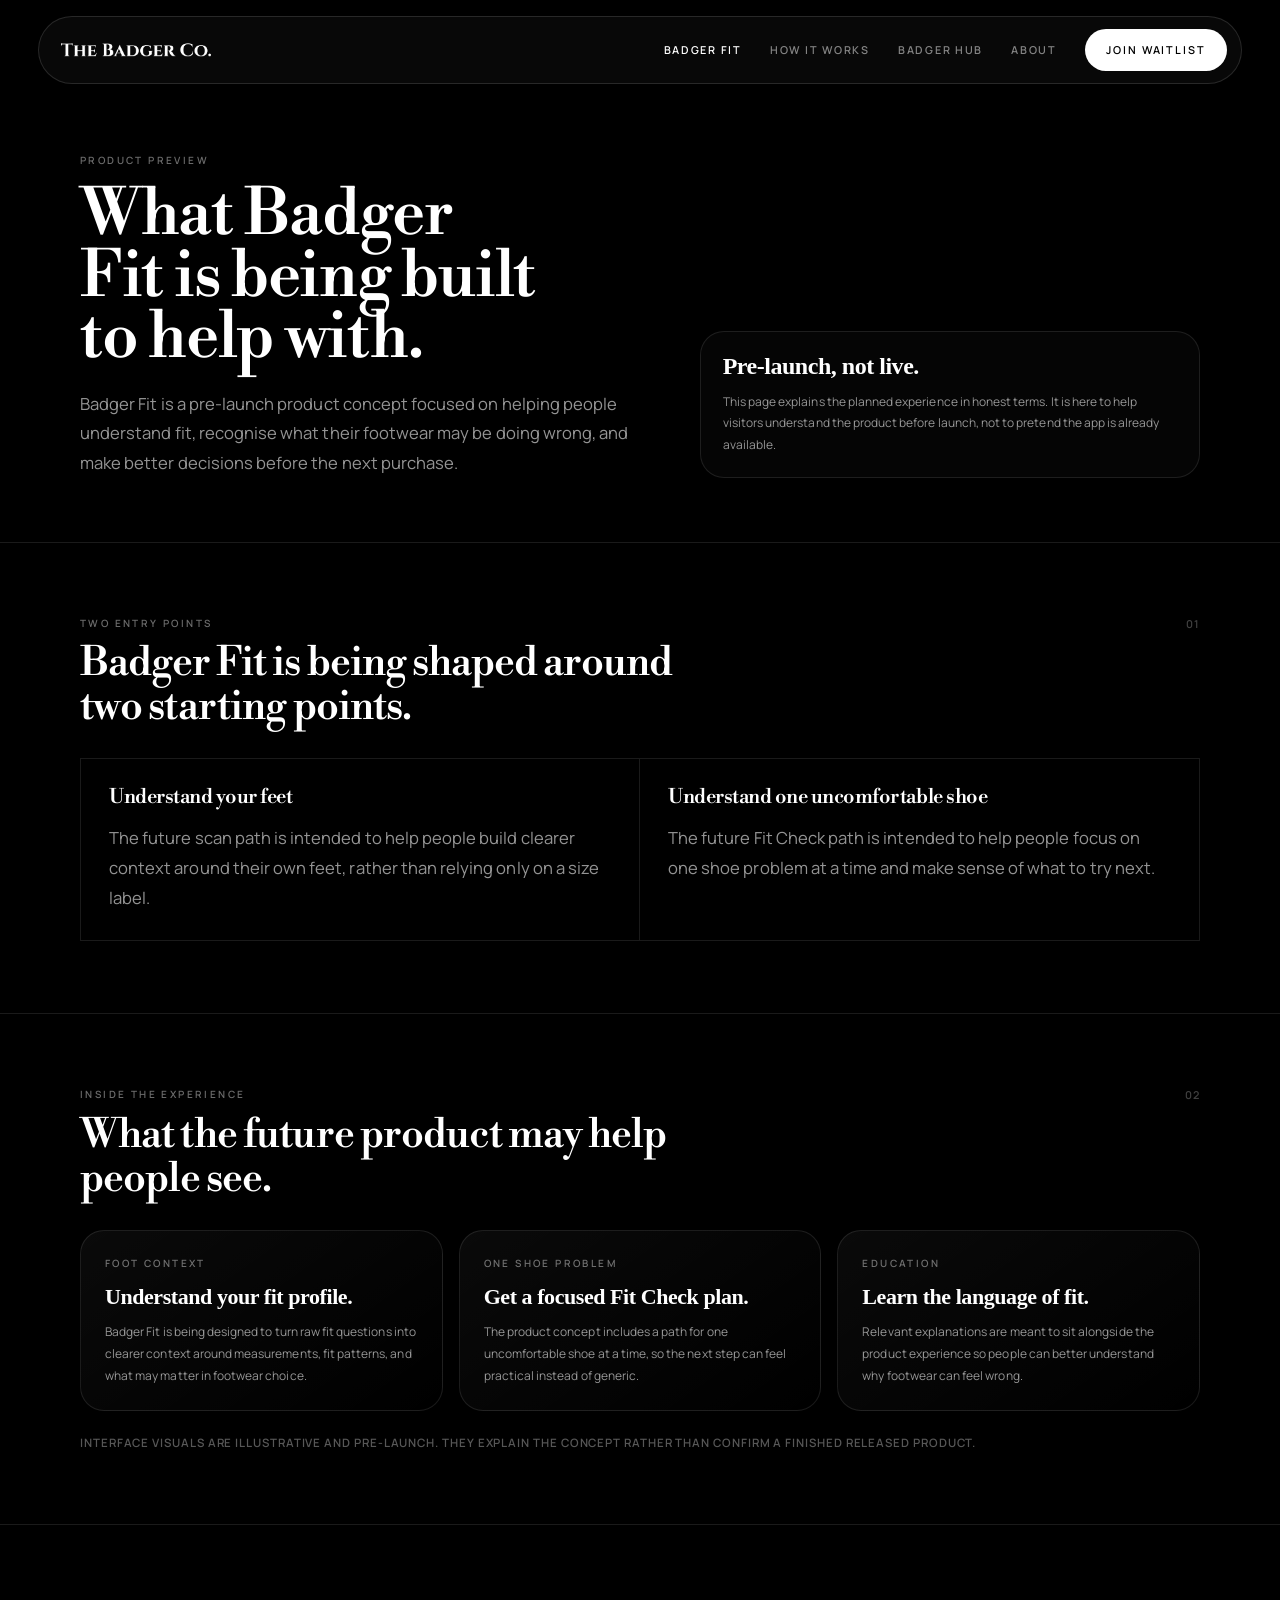
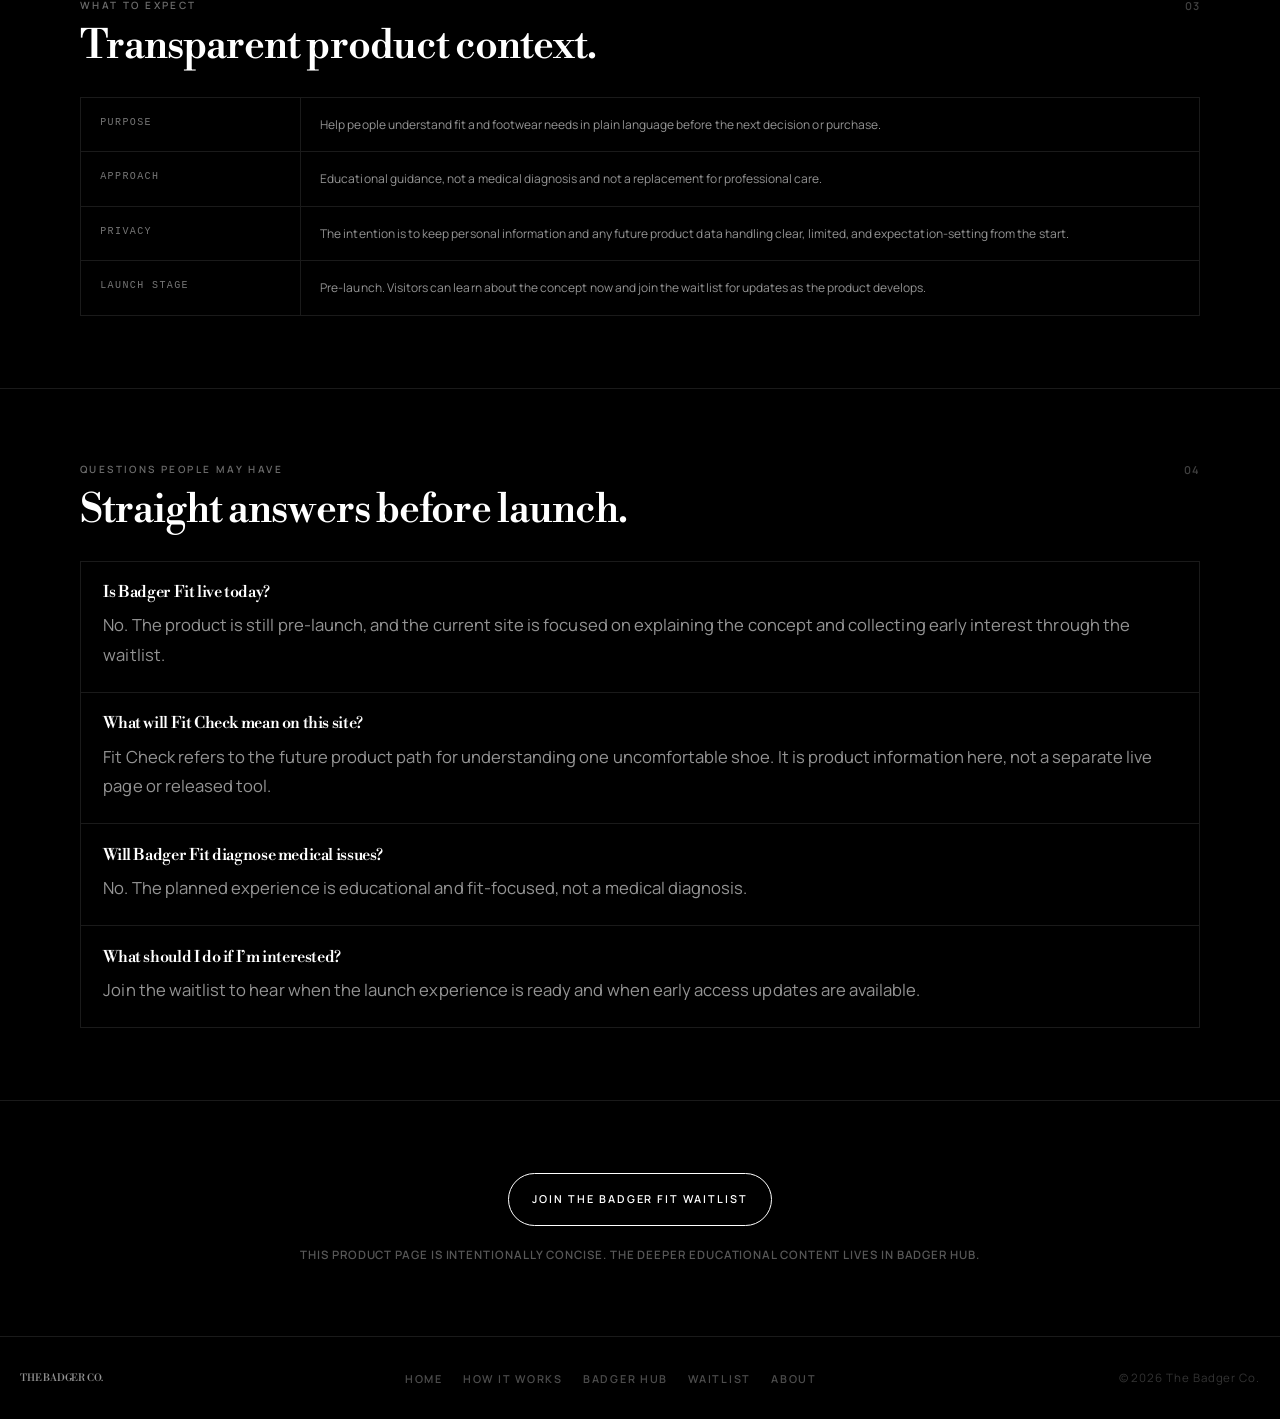
<file: badgerfit.html>
<!DOCTYPE html>
<html lang="en">
<head>
<meta charset="UTF-8">
<meta name="viewport" content="width=device-width, initial-scale=1.0">
<link rel="icon" type="image/png" href="apple-touch-icon.png">
<link rel="apple-touch-icon" href="apple-touch-icon.png">
<title>Badger Fit | The Product Preview</title>
<meta name="description" content="Learn what Badger Fit is being built to help with, how the future experience is planned to work, and what to expect before launch.">
<meta name="robots" content="index, follow">
<link rel="canonical" href="https://thebadgerco.in/badgerfit.html">
<meta property="og:title" content="Badger Fit | The Product Preview">
<meta property="og:description" content="A pre-launch look at how Badger Fit is being designed to help people understand fit and footwear needs.">
<meta property="og:url" content="https://thebadgerco.in/badgerfit.html">
<meta property="og:type" content="website">
<link rel="preconnect" href="https://fonts.googleapis.com">
<link href="https://fonts.googleapis.com/css2?family=Libre+Bodoni:ital,wght@0,400;0,500;0,700;1,400&family=Manrope:wght@400;500;600;700&display=swap" rel="stylesheet">
<style>
*{box-sizing:border-box;margin:0;padding:0}
:root{--blk:#000;--wht:#fff;--rule:rgba(255,255,255,.1);--muted:rgba(255,255,255,.58);--grey:#8A8A8A}
html{scroll-behavior:smooth}
@media(prefers-reduced-motion:reduce){*{transition-duration:.01ms!important}}
body{background:var(--blk);color:var(--wht);font-family:'Inter',sans-serif;overflow-x:hidden;line-height:1.5}
.serif{font-family:'Playfair Display',serif}.mono{font-family:'IBM Plex Mono',monospace}
.tag{font-family:'IBM Plex Mono',monospace;font-size:10px;letter-spacing:.3em;text-transform:uppercase;color:rgba(255,255,255,.42)}
a{color:inherit}:focus-visible{outline:1.5px solid var(--grey);outline-offset:3px}
nav{position:fixed;top:0;left:0;right:0;z-index:100;display:flex;justify-content:space-between;align-items:center;padding:1.25rem 1.75rem;border-bottom:.5px solid var(--rule);background:rgba(0,0,0,.94);backdrop-filter:blur(8px)}
.nav-logo{font-family:'Playfair Display',serif;font-size:11px;letter-spacing:.4em;text-transform:uppercase;color:var(--wht);text-decoration:none}
.nav-toggle{display:none;background:transparent;border:.5px solid var(--rule);color:var(--wht);font-family:'IBM Plex Mono',monospace;font-size:10px;letter-spacing:.15em;text-transform:uppercase;padding:.55rem .9rem;cursor:pointer}
.nav-panel{display:flex;align-items:center;gap:1.75rem}.nav-links{display:flex;gap:1.75rem;align-items:center}
.nav-link{font-family:'IBM Plex Mono',monospace;font-size:10px;letter-spacing:.18em;text-transform:uppercase;color:rgba(255,255,255,.5);text-decoration:none;position:relative}
.nav-link.active,.nav-link:hover{color:var(--wht)}
.nav-cta{font-family:'IBM Plex Mono',monospace;font-size:10px;letter-spacing:.18em;text-transform:uppercase;color:var(--blk);background:var(--wht);padding:.7rem 1.3rem;text-decoration:none;white-space:nowrap;border-radius:999px}
.nav-close{display:none}
@media(max-width:900px){.nav-toggle{display:block}.nav-panel{position:fixed;top:0;left:0;right:0;bottom:0;background:#000;flex-direction:column;justify-content:center;align-items:flex-start;padding:6rem 2rem 2rem;gap:2rem;transform:translateX(100%);transition:transform .3s ease;z-index:200}.nav-panel.open{transform:translateX(0)}.nav-links{flex-direction:column;gap:1.75rem;align-items:flex-start;width:100%}.nav-link{font-size:14px}.nav-cta{width:100%;text-align:center;padding:1rem}.nav-close{display:block;position:absolute;top:1.5rem;right:1.75rem;background:none;border:.5px solid var(--rule);color:var(--wht);font-family:'IBM Plex Mono',monospace;font-size:10px;padding:.55rem .9rem;cursor:pointer}}
.page-header{padding:9.5rem clamp(1.25rem,6vw,6rem) 4rem;border-bottom:.5px solid var(--rule)}
.page-header-inner{max-width:1120px;margin:0 auto;display:grid;grid-template-columns:minmax(0,1fr) minmax(260px,.85fr);gap:2rem;align-items:end}
.page-title{font-family:'Playfair Display',serif;font-size:clamp(34px,5.5vw,64px);font-weight:900;line-height:1.02;margin:1rem 0 1.2rem}
.page-sub{font-size:14px;color:var(--muted);max-width:560px;line-height:1.85}
.header-note{padding:1.35rem;border:1px solid var(--rule);border-radius:24px;background:rgba(255,255,255,.02)}
.header-note h2{font-family:'Playfair Display',serif;font-size:24px;font-weight:700;line-height:1.08;margin-bottom:.7rem}
.header-note p{font-size:12px;color:var(--muted);line-height:1.8}
.sec{padding:4.5rem clamp(1.25rem,6vw,6rem);border-bottom:.5px solid var(--rule)}
.sec>*{max-width:1120px;margin-left:auto;margin-right:auto}
.sec-hd{display:flex;justify-content:space-between;align-items:flex-start;margin-bottom:1.8rem;gap:1rem;flex-wrap:wrap}
.sec-title{font-family:'Playfair Display',serif;font-size:clamp(24px,3.5vw,40px);font-weight:900;line-height:1.06;max-width:660px}
.sec-n{font-family:'IBM Plex Mono',monospace;font-size:10px;color:rgba(255,255,255,.25);letter-spacing:.3em}
.body-copy{font-size:14px;color:var(--muted);line-height:1.85;max-width:680px}
.two-col{display:grid;grid-template-columns:1fr 1fr;border:.5px solid var(--rule)}
.col{padding:1.75rem;border-right:.5px solid var(--rule)}
.col:last-child{border-right:none}
.col-title{font-family:'Playfair Display',serif;font-size:20px;font-weight:700;margin-bottom:.9rem}
.feature-grid{display:grid;grid-template-columns:repeat(3,1fr);gap:1rem}
.feature-card{border:1px solid var(--rule);border-radius:24px;padding:1.5rem;background:linear-gradient(145deg,rgba(255,255,255,.04),transparent)}
.feature-card h3{font-family:'Playfair Display',serif;font-size:22px;font-weight:700;line-height:1.08;margin:.8rem 0}
.feature-card p{font-size:12px;color:var(--muted);line-height:1.8}
.ledger{border:.5px solid var(--rule)}
.ledger-row{display:grid;grid-template-columns:220px 1fr;border-bottom:.5px solid var(--rule)}
.ledger-row:last-child{border-bottom:none}
.ledger-key{padding:1rem 1.2rem;border-right:.5px solid var(--rule);font-family:'IBM Plex Mono',monospace;font-size:10px;letter-spacing:.14em;text-transform:uppercase;color:rgba(255,255,255,.46)}
.ledger-val{padding:1rem 1.2rem;font-size:12px;color:var(--muted);line-height:1.8}
.faq{border:.5px solid var(--rule)}
.faq-row{padding:1.4rem;border-bottom:.5px solid var(--rule)}
.faq-row:last-child{border-bottom:none}
.faq-q{font-family:'Playfair Display',serif;font-size:16px;font-weight:700;margin-bottom:.55rem}
.faq-a{font-size:12px;color:var(--muted);line-height:1.8}
.btn{display:inline-block;font-family:'IBM Plex Mono',monospace;font-size:10px;letter-spacing:.18em;text-transform:uppercase;padding:1rem 1.45rem;text-decoration:none;border:.5px solid var(--wht);border-radius:999px;color:var(--wht);background:transparent}
.btn:hover{background:var(--wht);color:var(--blk)}
.disclaimer{font-family:'IBM Plex Mono',monospace;font-size:10px;color:rgba(255,255,255,.34);letter-spacing:.08em;line-height:1.8}
footer{padding:2rem 1.25rem;display:flex;justify-content:space-between;align-items:center;border-top:.5px solid var(--rule);flex-wrap:wrap;gap:1rem}
.ft-logo{font-family:'Playfair Display',serif;font-size:10px;letter-spacing:.35em;text-transform:uppercase;color:var(--muted)}
.ft-links{display:flex;gap:1.25rem;flex-wrap:wrap}
.ft-link{font-family:'IBM Plex Mono',monospace;font-size:10px;letter-spacing:.12em;text-transform:uppercase;color:rgba(255,255,255,.3);text-decoration:none}
.ft-copy{font-family:'IBM Plex Mono',monospace;font-size:10px;color:rgba(255,255,255,.2)}
@media(max-width:900px){.page-header-inner,.two-col,.feature-grid,.ledger-row{grid-template-columns:1fr}.col,.ledger-key{border-right:none;border-bottom:.5px solid var(--rule)}.ledger-key{padding-bottom:.7rem}.ledger-val{padding-top:.2rem}.header-note{justify-self:stretch}}
.nav-toggle,.nav-close{min-width:44px;min-height:44px}
@media(max-width:900px){.nav-panel{visibility:hidden}.nav-panel.open{visibility:visible}.nav-link{min-height:44px;display:flex;align-items:center}.ft-link{min-height:44px;display:inline-flex;align-items:center}}
@media(prefers-reduced-motion:reduce){html{scroll-behavior:auto!important}}
@media(min-width:901px){nav{top:1rem;left:clamp(1rem,3vw,2.5rem);right:clamp(1rem,3vw,2.5rem);max-width:1280px;margin:0 auto;padding:.78rem .85rem .78rem 1.35rem;border:1px solid rgba(255,255,255,.13);border-radius:999px;background:rgba(10,10,10,.84);box-shadow:0 16px 48px rgba(0,0,0,.28)}}
@media(max-width:900px){nav{top:.75rem;left:.75rem;right:.75rem;padding:.7rem 1rem;border:1px solid rgba(255,255,255,.13);border-radius:16px;background:rgba(10,10,10,.92)}.nav-panel{border-radius:0}.sec,.page-header{padding-left:1rem;padding-right:1rem}}
.nav-logo{display:block;width:150px;height:38px;flex:0 0 150px;background:url("bflogo.png") center/contain no-repeat;font-size:0!important;letter-spacing:0!important;overflow:hidden}
</style>
<link rel="stylesheet" href="site-overrides.css">
</head>
<body>
<nav>
  <a href="index.html" class="nav-logo serif" aria-label="The Badger Co. home"><img src="bflogo.png" alt="The Badger Co."></a>
  <button id="navToggle" class="nav-toggle mono" aria-expanded="false" aria-controls="navPanel" aria-label="Open navigation menu">Menu</button>
  <div id="navPanel" class="nav-panel">
    <button id="navClose" class="nav-close mono" aria-label="Close navigation menu">Close ✕</button>
    <div class="nav-links">
      <a href="badgerfit.html" class="nav-link active mono">Badger Fit</a>
      <a href="how-it-works.html" class="nav-link mono">How It Works</a>
      <a href="badger-hub.html" class="nav-link mono">Badger Hub</a>
      <a href="about.html" class="nav-link mono">About</a>
    </div>
    <a href="waitlist.html" class="nav-cta mono">Join Waitlist</a>
  </div>
</nav>
<header class="page-header">
  <div class="page-header-inner">
    <div>
      <div class="tag" style="margin-bottom:1rem">Product Preview</div>
      <h1 class="page-title serif">What Badger Fit is being built to help with.</h1>
      <p class="page-sub">Badger Fit is a pre-launch product concept focused on helping people understand fit, recognise what their footwear may be doing wrong, and make better decisions before the next purchase.</p>
    </div>
    <div class="header-note">
      <h2>Pre-launch, not live.</h2>
      <p>This page explains the planned experience in honest terms. It is here to help visitors understand the product before launch, not to pretend the app is already available.</p>
    </div>
  </div>
</header>

<section class="sec">
  <div class="sec-hd"><div><div class="tag" style="margin-bottom:.6rem">Two Entry Points</div><h2 class="sec-title serif">Badger Fit is being shaped around two starting points.</h2></div><div class="sec-n mono">01</div></div>
  <div class="two-col" id="fit-check">
    <div class="col"><div class="col-title serif">Understand your feet</div><p class="body-copy">The future scan path is intended to help people build clearer context around their own feet, rather than relying only on a size label.</p></div>
    <div class="col"><div class="col-title serif">Understand one uncomfortable shoe</div><p class="body-copy">The future Fit Check path is intended to help people focus on one shoe problem at a time and make sense of what to try next.</p></div>
  </div>
</section>

<section class="sec">
  <div class="sec-hd"><div><div class="tag" style="margin-bottom:.6rem">Inside the Experience</div><h2 class="sec-title serif">What the future product may help people see.</h2></div><div class="sec-n mono">02</div></div>
  <div class="feature-grid">
    <article class="feature-card"><div class="tag">Foot Context</div><h3>Understand your fit profile.</h3><p>Badger Fit is being designed to turn raw fit questions into clearer context around measurements, fit patterns, and what may matter in footwear choice.</p></article>
    <article class="feature-card"><div class="tag">One Shoe Problem</div><h3>Get a focused Fit Check plan.</h3><p>The product concept includes a path for one uncomfortable shoe at a time, so the next step can feel practical instead of generic.</p></article>
    <article class="feature-card"><div class="tag">Education</div><h3>Learn the language of fit.</h3><p>Relevant explanations are meant to sit alongside the product experience so people can better understand why footwear can feel wrong.</p></article>
  </div>
  <p class="disclaimer" style="margin-top:1.4rem">Interface visuals are illustrative and pre-launch. They explain the concept rather than confirm a finished released product.</p>
</section>

<section class="sec">
  <div class="sec-hd"><div><div class="tag" style="margin-bottom:.6rem">What to Expect</div><h2 class="sec-title serif">Transparent product context.</h2></div><div class="sec-n mono">03</div></div>
  <div class="ledger">
    <div class="ledger-row"><div class="ledger-key">Purpose</div><div class="ledger-val">Help people understand fit and footwear needs in plain language before the next decision or purchase.</div></div>
    <div class="ledger-row"><div class="ledger-key">Approach</div><div class="ledger-val">Educational guidance, not a medical diagnosis and not a replacement for professional care.</div></div>
    <div class="ledger-row"><div class="ledger-key">Privacy</div><div class="ledger-val">The intention is to keep personal information and any future product data handling clear, limited, and expectation-setting from the start.</div></div>
    <div class="ledger-row"><div class="ledger-key">Launch stage</div><div class="ledger-val">Pre-launch. Visitors can learn about the concept now and join the waitlist for updates as the product develops.</div></div>
  </div>
</section>

<section class="sec">
  <div class="sec-hd"><div><div class="tag" style="margin-bottom:.6rem">Questions People May Have</div><h2 class="sec-title serif">Straight answers before launch.</h2></div><div class="sec-n mono">04</div></div>
  <div class="faq">
    <div class="faq-row"><div class="faq-q serif">Is Badger Fit live today?</div><div class="faq-a">No. The product is still pre-launch, and the current site is focused on explaining the concept and collecting early interest through the waitlist.</div></div>
    <div class="faq-row"><div class="faq-q serif">What will Fit Check mean on this site?</div><div class="faq-a">Fit Check refers to the future product path for understanding one uncomfortable shoe. It is product information here, not a separate live page or released tool.</div></div>
    <div class="faq-row"><div class="faq-q serif">Will Badger Fit diagnose medical issues?</div><div class="faq-a">No. The planned experience is educational and fit-focused, not a medical diagnosis.</div></div>
    <div class="faq-row"><div class="faq-q serif">What should I do if I’m interested?</div><div class="faq-a">Join the waitlist to hear when the launch experience is ready and when early access updates are available.</div></div>
  </div>
</section>

<section class="sec" style="text-align:center;border-bottom:none">
  <a href="waitlist.html" class="btn mono">Join the Badger Fit Waitlist</a>
  <p class="disclaimer" style="margin-top:1.25rem">This product page is intentionally concise. The deeper educational content lives in Badger Hub.</p>
</section>

<footer>
  <div class="ft-logo serif">The Badger Co.</div>
  <div class="ft-links">
    <a href="index.html" class="ft-link mono">Home</a>
    <a href="how-it-works.html" class="ft-link mono">How It Works</a>
    <a href="badger-hub.html" class="ft-link mono">Badger Hub</a>
    <a href="waitlist.html" class="ft-link mono">Waitlist</a>
    <a href="about.html" class="ft-link mono">About</a>
  </div>
  <div class="ft-copy mono">© 2026 The Badger Co.</div>
</footer>

<script>
var toggle=document.getElementById('navToggle'),panel=document.getElementById('navPanel'),closeBtn=document.getElementById('navClose');
function openMenu(){panel.classList.add('open');toggle.setAttribute('aria-expanded','true');document.body.style.overflow='hidden';closeBtn.focus();}
function closeMenu(){panel.classList.remove('open');toggle.setAttribute('aria-expanded','false');document.body.style.overflow='';toggle.focus();}
toggle.addEventListener('click',function(){panel.classList.contains('open')?closeMenu():openMenu();});
closeBtn.addEventListener('click',closeMenu);
document.addEventListener('keydown',function(e){if(e.key==='Escape'&&panel.classList.contains('open'))closeMenu();});
panel.querySelectorAll('a').forEach(function(a){a.addEventListener('click',closeMenu);});
document.addEventListener("keydown",function(e){if(e.key!=="Tab"||!panel.classList.contains("open"))return;var items=Array.from(panel.querySelectorAll("a,button")).filter(function(el){return el.getClientRects().length>0});if(!items.length)return;var first=items[0],last=items[items.length-1];if(e.shiftKey&&document.activeElement===first){e.preventDefault();last.focus()}else if(!e.shiftKey&&document.activeElement===last){e.preventDefault();first.focus()}});
</script>
</body>
</html>
</file>
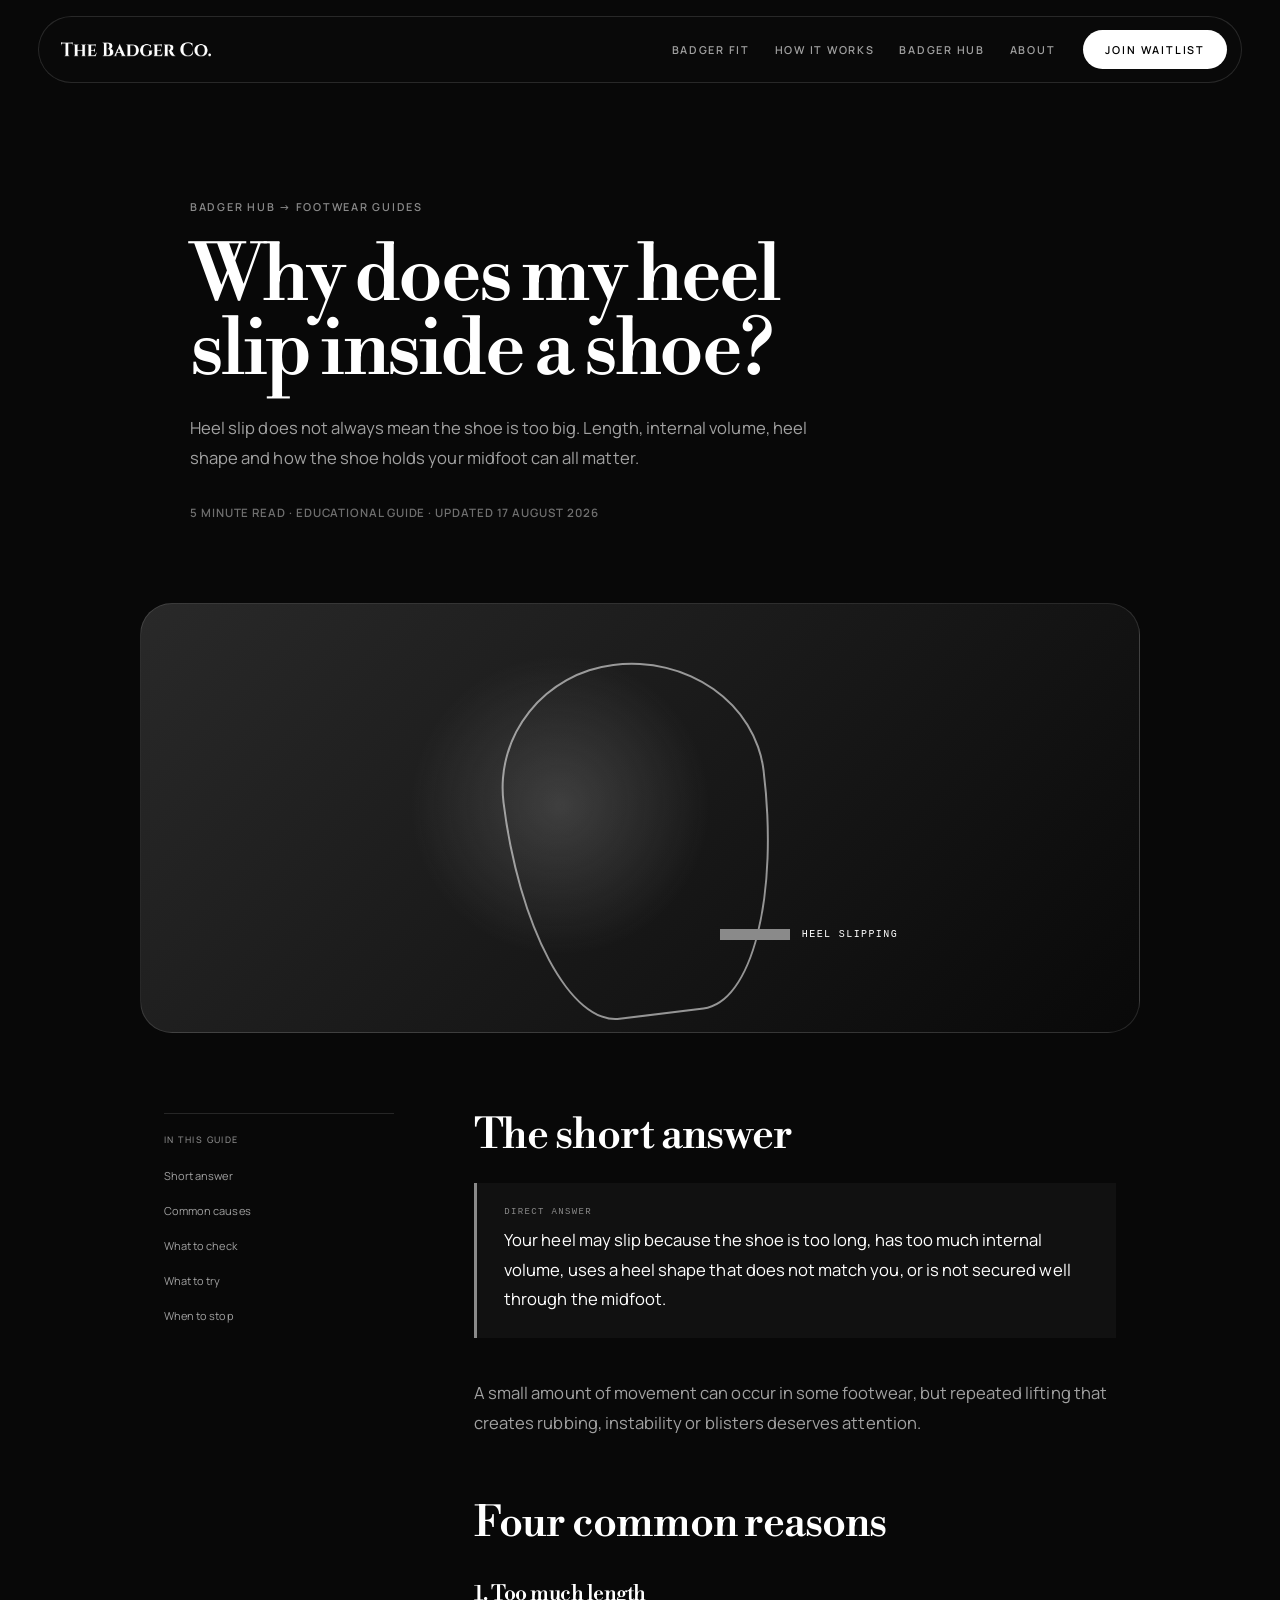
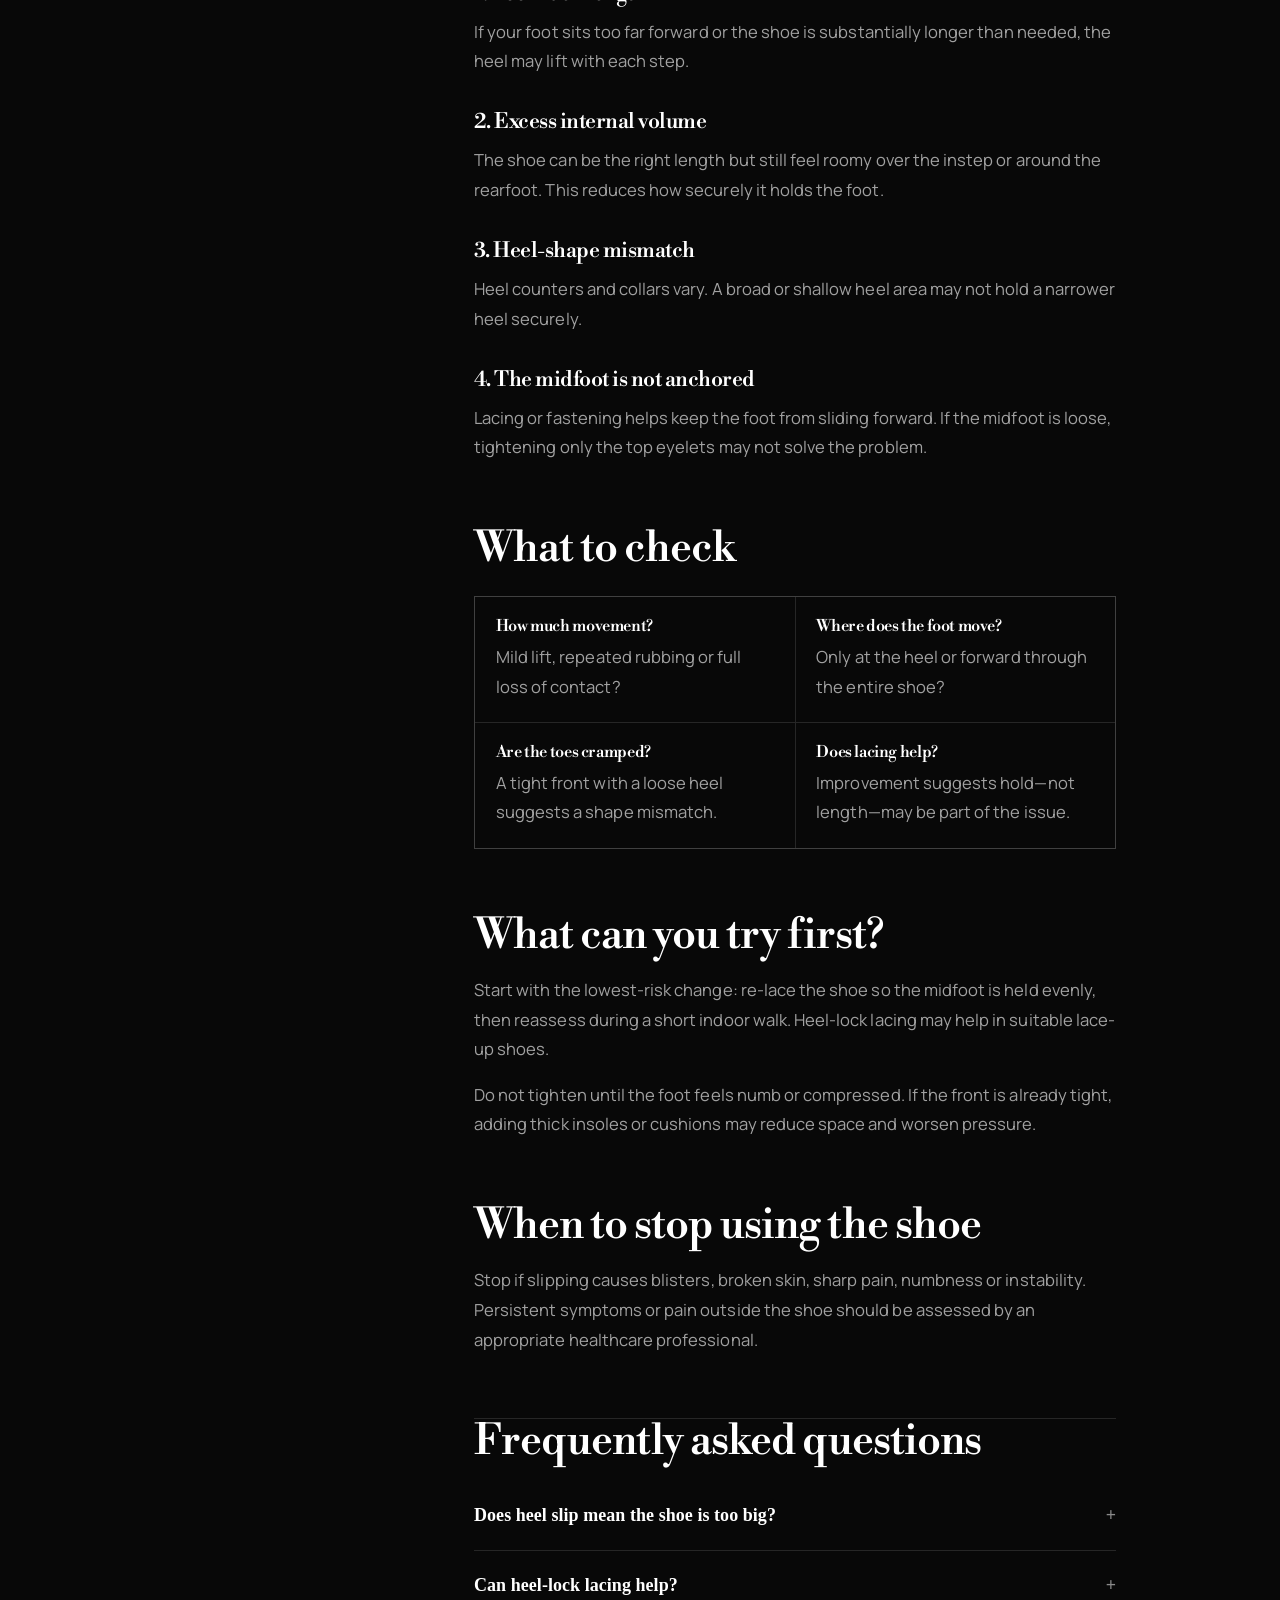
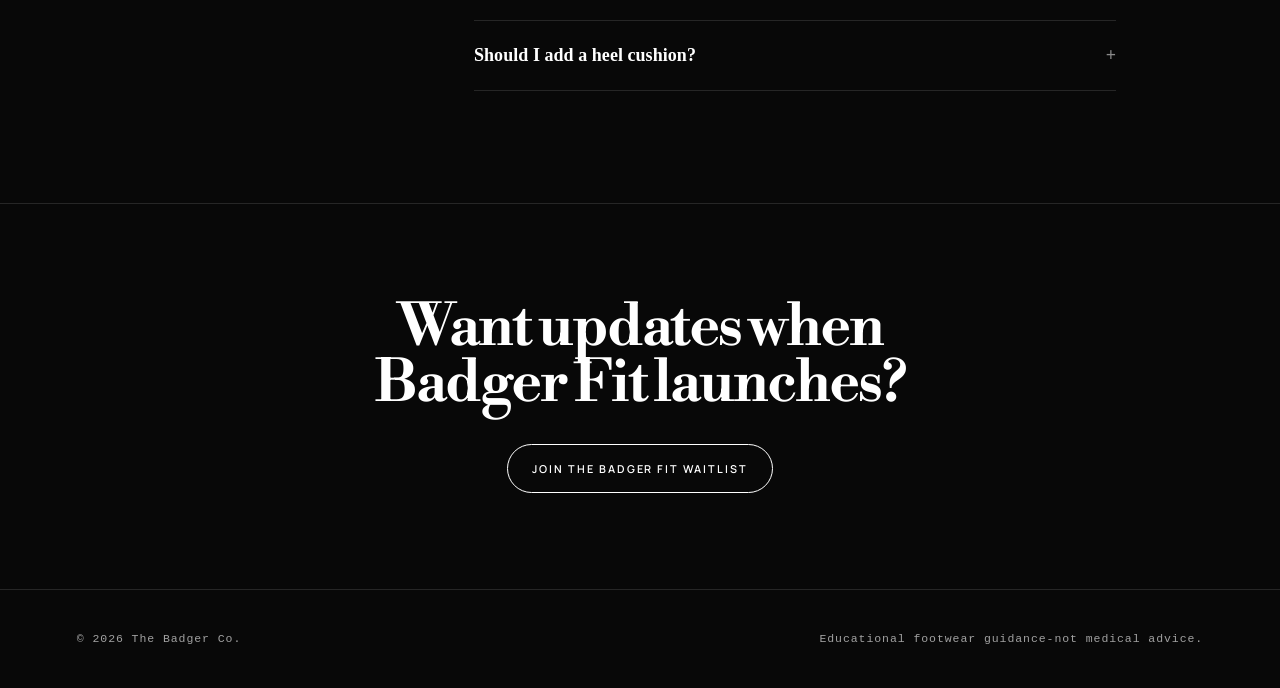
<file: blog-heel-slip.html>
<!DOCTYPE html>
<html lang="en">
<head>
<meta charset="UTF-8"><meta name="viewport" content="width=device-width, initial-scale=1.0">
<link rel="icon" type="image/png" href="apple-touch-icon.png">
<link rel="apple-touch-icon" href="apple-touch-icon.png">
<title>Why Does My Heel Slip Inside a Shoe? | BadgerFit</title>
<meta name="description" content="Heel slip can come from excess shoe volume, a heel-shape mismatch, lacing or too much length. Learn what to check and what to try first.">
<meta name="robots" content="index, follow"><link rel="canonical" href="https://thebadgerco.in/blog-heel-slip.html">
<meta property="og:title" content="Why Does My Heel Slip Inside a Shoe?"><meta property="og:description" content="A practical guide to heel hold, shoe volume and lacing."><meta property="og:url" content="https://thebadgerco.in/blog-heel-slip.html"><meta property="og:type" content="article">
<script type="application/ld+json">{"@context":"https://schema.org","@type":"BlogPosting","headline":"Why Does My Heel Slip Inside a Shoe?","description":"A practical guide to heel hold, shoe volume and lacing.","datePublished":"2026-08-17","dateModified":"2026-08-17","author":{"@type":"Organization","name":"The Badger Co."},"publisher":{"@type":"Organization","name":"The Badger Co."},"mainEntityOfPage":"https://thebadgerco.in/blog-heel-slip.html"}</script>
<script type="application/ld+json">{"@context":"https://schema.org","@type":"FAQPage","mainEntity":[{"@type":"Question","name":"Why does my heel slip inside a shoe?","acceptedAnswer":{"@type":"Answer","text":"Heel slip can happen when the shoe has too much length or volume, the heel shape does not match your foot, or the lacing does not hold the midfoot securely."}},{"@type":"Question","name":"Can heel-lock lacing stop heel slip?","acceptedAnswer":{"@type":"Answer","text":"It can help when the shoe fits reasonably well and the issue is mild, but it cannot correct a major size, volume or shape mismatch."}},{"@type":"Question","name":"Does heel slip mean the shoe is too big?","acceptedAnswer":{"@type":"Answer","text":"Sometimes, but not always. A shoe can be the right length and still have too much volume or the wrong heel shape."}}]}</script>
<link rel="preconnect" href="https://fonts.googleapis.com"><link href="https://fonts.googleapis.com/css2?family=Libre+Bodoni:ital,wght@0,400;0,500;0,700;1,400&amp;family=Manrope:wght@400;500;600;700&amp;display=swap" rel="stylesheet">
<style>
*{box-sizing:border-box;margin:0;padding:0}:root{--bg:#080808;--ink:#fff;--rule:rgba(255,255,255,.12);--muted:rgba(255,255,255,.62);--grey:#8a8a8a}body{background:var(--bg);color:var(--ink);font-family:Inter,sans-serif;line-height:1.7}a{color:inherit}:focus-visible{outline:2px solid var(--grey);outline-offset:3px}nav{position:fixed;z-index:100;top:1rem;left:clamp(1rem,3vw,2.5rem);right:clamp(1rem,3vw,2.5rem);max-width:1280px;margin:auto;padding:.78rem .85rem .78rem 1.35rem;display:flex;align-items:center;justify-content:space-between;border:1px solid rgba(255,255,255,.13);border-radius:999px;background:rgba(10,10,10,.86);backdrop-filter:blur(14px)}.nav-logo{font:700 11px 'Playfair Display',serif;letter-spacing:.35em;text-transform:uppercase;text-decoration:none}.nav-panel,.nav-links{display:flex;align-items:center}.nav-panel{gap:1.75rem}.nav-links{gap:1.55rem}.nav-link{font:400 10px 'IBM Plex Mono',monospace;letter-spacing:.12em;text-transform:uppercase;color:var(--muted);text-decoration:none}.nav-link:hover{color:#fff}.nav-cta{font:500 10px 'IBM Plex Mono',monospace;letter-spacing:.16em;text-transform:uppercase;color:#000;background:#fff;border-radius:999px;padding:.78rem 1.35rem;text-decoration:none}.nav-toggle,.nav-close{display:none;min-width:44px;min-height:44px}
.article-hero{padding:12rem 1.5rem 5rem}.article-head{max-width:900px;margin:auto}.crumb{font:500 9px 'IBM Plex Mono',monospace;letter-spacing:.18em;text-transform:uppercase;color:var(--grey);text-decoration:none}.article-head h1{font:900 clamp(42px,7vw,78px)/1.02 'Playfair Display',serif;margin:1.25rem 0 1.5rem}.dek{font-size:16px;color:var(--muted);max-width:700px}.meta{font:400 9px 'IBM Plex Mono',monospace;color:rgba(255,255,255,.42);letter-spacing:.1em;text-transform:uppercase;margin-top:2rem}
.visual{max-width:1000px;height:430px;margin:0 auto 5rem;border:1px solid var(--rule);border-radius:32px;background:radial-gradient(circle at 42% 47%,rgba(138,138,138,.32),transparent 24%),linear-gradient(135deg,#292929,#090909);position:relative;overflow:hidden}.visual::before{content:'';position:absolute;width:260px;height:350px;border:2px solid rgba(255,255,255,.55);border-radius:48% 52% 34% 34%/35% 35% 65% 65%;left:50%;top:55%;transform:translate(-50%,-50%) rotate(-7deg)}.visual::after{content:'Toe pressure';position:absolute;top:27%;left:61%;font:500 10px 'IBM Plex Mono',monospace;letter-spacing:.14em;text-transform:uppercase;color:#fff;border-left:70px solid var(--grey);padding-left:12px}
.visual::after{content:'Heel slipping';top:76%;left:58%}.layout{max-width:1000px;margin:auto;padding:0 1.5rem 7rem;display:grid;grid-template-columns:230px minmax(0,670px);gap:5rem}.toc{position:sticky;top:8rem;align-self:start;border-top:1px solid var(--rule);padding-top:1.2rem}.toc-title{font:500 9px 'IBM Plex Mono',monospace;letter-spacing:.16em;text-transform:uppercase;color:var(--grey);margin-bottom:.8rem}.toc a{display:block;padding:.5rem 0;color:var(--muted);font-size:11px;text-decoration:none}.content h2{font:700 clamp(28px,4vw,42px)/1.12 'Playfair Display',serif;margin:4rem 0 1rem}.content h2:first-child{margin-top:0}.content h3{font:700 21px/1.2 'Playfair Display',serif;margin:2.2rem 0 .7rem}.content p,.content li{font-size:14px;color:var(--muted);line-height:1.9}.content p+p{margin-top:1rem}.content ul,.content ol{padding-left:1.2rem;margin:1rem 0}.answer{border-left:3px solid var(--grey);padding:1.5rem 1.7rem;background:rgba(138,138,138,.07);margin:1.5rem 0 2.5rem}.answer strong{display:block;font:500 9px 'IBM Plex Mono',monospace;letter-spacing:.15em;text-transform:uppercase;color:var(--grey);margin-bottom:.5rem}.answer p{color:#fff;font-size:15px}.check{display:grid;grid-template-columns:repeat(2,1fr);gap:1px;background:var(--rule);border:1px solid var(--rule);margin:1.5rem 0}.check div{background:var(--bg);padding:1.3rem}.check b{display:block;font:700 16px 'Playfair Display',serif;margin-bottom:.4rem}.check span{font-size:11px;color:var(--muted)}.faq{margin-top:4rem;border-top:1px solid var(--rule)}details{border-bottom:1px solid var(--rule)}summary{list-style:none;cursor:pointer;padding:1.5rem 0;font:700 18px 'Playfair Display',serif;display:flex;justify-content:space-between;gap:1rem}summary::after{content:'+';color:var(--grey);font-family:'IBM Plex Mono'}details[open] summary::after{content:'–'}.faq p{padding:0 2rem 1.5rem 0}.cta{padding:6rem 1.5rem;border-top:1px solid var(--rule);text-align:center}.cta h2{font:900 clamp(32px,5vw,58px)/1.08 'Playfair Display',serif;max-width:720px;margin:auto}.btn{display:inline-block;margin-top:2rem;padding:1rem 1.5rem;border:1px solid #fff;border-radius:999px;font:500 10px 'IBM Plex Mono',monospace;letter-spacing:.15em;text-transform:uppercase;text-decoration:none}footer{padding:2.5rem clamp(1.5rem,6vw,6rem);border-top:1px solid var(--rule);display:flex;justify-content:space-between;gap:1rem;flex-wrap:wrap;color:var(--muted);font:400 10px 'IBM Plex Mono',monospace}
@media(max-width:900px){nav{top:.75rem;left:.75rem;right:.75rem;border-radius:16px;padding:.7rem 1rem}.nav-toggle{display:block;background:none;border:1px solid var(--rule);border-radius:999px;color:#fff;font:500 10px 'IBM Plex Mono';padding:.6rem .9rem}.nav-panel{visibility:hidden;position:fixed;inset:0;background:#080808;flex-direction:column;justify-content:center;align-items:flex-start;padding:5rem 2rem;transform:translateX(100%);transition:.25s;z-index:200}.nav-panel.open{visibility:visible;transform:none}.nav-links{flex-direction:column;align-items:flex-start;gap:1.6rem}.nav-link{font-size:15px}.nav-cta{width:100%;text-align:center}.nav-close{display:block;position:absolute;top:1.5rem;right:1.5rem;background:none;border:1px solid var(--rule);border-radius:999px;color:#fff;padding:.6rem .9rem}.layout{grid-template-columns:1fr;gap:2rem}.toc{position:static}.visual{height:340px;margin-left:1rem;margin-right:1rem}.check{grid-template-columns:1fr}}
/* Official The Badger Co. logo */
.nav-logo{display:block;width:150px;height:38px;flex:0 0 150px;background:url("bflogo.png") center/contain no-repeat;font-size:0!important;letter-spacing:0!important;overflow:hidden}
</style>
<link rel="stylesheet" href="site-overrides.css">
</head>
<body>
<nav><a href="index.html" class="nav-logo" aria-label="The Badger Co. home"><img src="bflogo.png" alt="The Badger Co."></a><button id="navToggle" class="nav-toggle" aria-expanded="false" aria-controls="navPanel">Menu</button><div id="navPanel" class="nav-panel"><button id="navClose" class="nav-close" aria-label="Close navigation">Close ✕</button><div class="nav-links"><a href="badgerfit.html" class="nav-link">Badger Fit</a><a href="how-it-works.html" class="nav-link">How It Works</a><a href="badger-hub.html" class="nav-link">Badger Hub</a><a href="about.html" class="nav-link">About</a></div><a href="waitlist.html" class="nav-cta">Join Waitlist</a></div></nav>
<header class="article-hero"><div class="article-head"><a class="crumb" href="badger-hub.html">Badger Hub → Footwear Guides</a><h1>Why does my heel slip inside a shoe?</h1><p class="dek">Heel slip does not always mean the shoe is too big. Length, internal volume, heel shape and how the shoe holds your midfoot can all matter.</p><div class="meta">5 minute read · Educational guide · Updated 17 August 2026</div></div></header>
<div class="visual" role="img" aria-label="Illustration highlighting movement around the heel"></div>
<main class="layout"><aside class="toc"><div class="toc-title">In this guide</div><a href="#short-answer">Short answer</a><a href="#causes">Common causes</a><a href="#check">What to check</a><a href="#try">What to try</a><a href="#help">When to stop</a></aside><article class="content">
<h2 id="short-answer">The short answer</h2><div class="answer"><strong>Direct answer</strong><p>Your heel may slip because the shoe is too long, has too much internal volume, uses a heel shape that does not match you, or is not secured well through the midfoot.</p></div><p>A small amount of movement can occur in some footwear, but repeated lifting that creates rubbing, instability or blisters deserves attention.</p>
<h2 id="causes">Four common reasons</h2><h3>1. Too much length</h3><p>If your foot sits too far forward or the shoe is substantially longer than needed, the heel may lift with each step.</p><h3>2. Excess internal volume</h3><p>The shoe can be the right length but still feel roomy over the instep or around the rearfoot. This reduces how securely it holds the foot.</p><h3>3. Heel-shape mismatch</h3><p>Heel counters and collars vary. A broad or shallow heel area may not hold a narrower heel securely.</p><h3>4. The midfoot is not anchored</h3><p>Lacing or fastening helps keep the foot from sliding forward. If the midfoot is loose, tightening only the top eyelets may not solve the problem.</p>
<h2 id="check">What to check</h2><div class="check"><div><b>How much movement?</b><span>Mild lift, repeated rubbing or full loss of contact?</span></div><div><b>Where does the foot move?</b><span>Only at the heel or forward through the entire shoe?</span></div><div><b>Are the toes cramped?</b><span>A tight front with a loose heel suggests a shape mismatch.</span></div><div><b>Does lacing help?</b><span>Improvement suggests hold—not length—may be part of the issue.</span></div></div>
<h2 id="try">What can you try first?</h2><p>Start with the lowest-risk change: re-lace the shoe so the midfoot is held evenly, then reassess during a short indoor walk. Heel-lock lacing may help in suitable lace-up shoes.</p><p>Do not tighten until the foot feels numb or compressed. If the front is already tight, adding thick insoles or cushions may reduce space and worsen pressure.</p>
<h2 id="help">When to stop using the shoe</h2><p>Stop if slipping causes blisters, broken skin, sharp pain, numbness or instability. Persistent symptoms or pain outside the shoe should be assessed by an appropriate healthcare professional.</p>
<section class="faq"><h2>Frequently asked questions</h2><details><summary>Does heel slip mean the shoe is too big?</summary><p>Sometimes, but not always. The shoe may have too much volume or the wrong heel shape even when its length is suitable.</p></details><details><summary>Can heel-lock lacing help?</summary><p>It may help with mild movement when the base fit is otherwise suitable. It cannot correct a major size or shape mismatch.</p></details><details><summary>Should I add a heel cushion?</summary><p>A cushion may reduce small gaps in some shoes, but it also changes space and position. Try carefully and stop if it creates pressure elsewhere.</p></details></section>
</article></main>
<section class="cta"><h2>Want updates when Badger Fit launches?</h2><a class="btn" href="waitlist.html">Join the Badger Fit Waitlist</a></section><footer><span>© 2026 The Badger Co.</span><span>Educational footwear guidance-not medical advice.</span></footer>
<script>var t=document.getElementById('navToggle'),toggle=t,p=document.getElementById('navPanel'),c=document.getElementById('navClose');function openMenu(){p.classList.add('open');t.setAttribute('aria-expanded','true');document.body.style.overflow='hidden';c.focus()}function closeMenu(){p.classList.remove('open');t.setAttribute('aria-expanded','false');document.body.style.overflow='';toggle.focus()}t.addEventListener('click',function(){p.classList.contains('open')?closeMenu():openMenu()});c.addEventListener('click',closeMenu);document.addEventListener('keydown',function(e){if(e.key==='Escape'&&p.classList.contains('open'))closeMenu()});p.querySelectorAll('a').forEach(function(a){a.addEventListener('click',closeMenu)});</script>
</body></html>
</file>
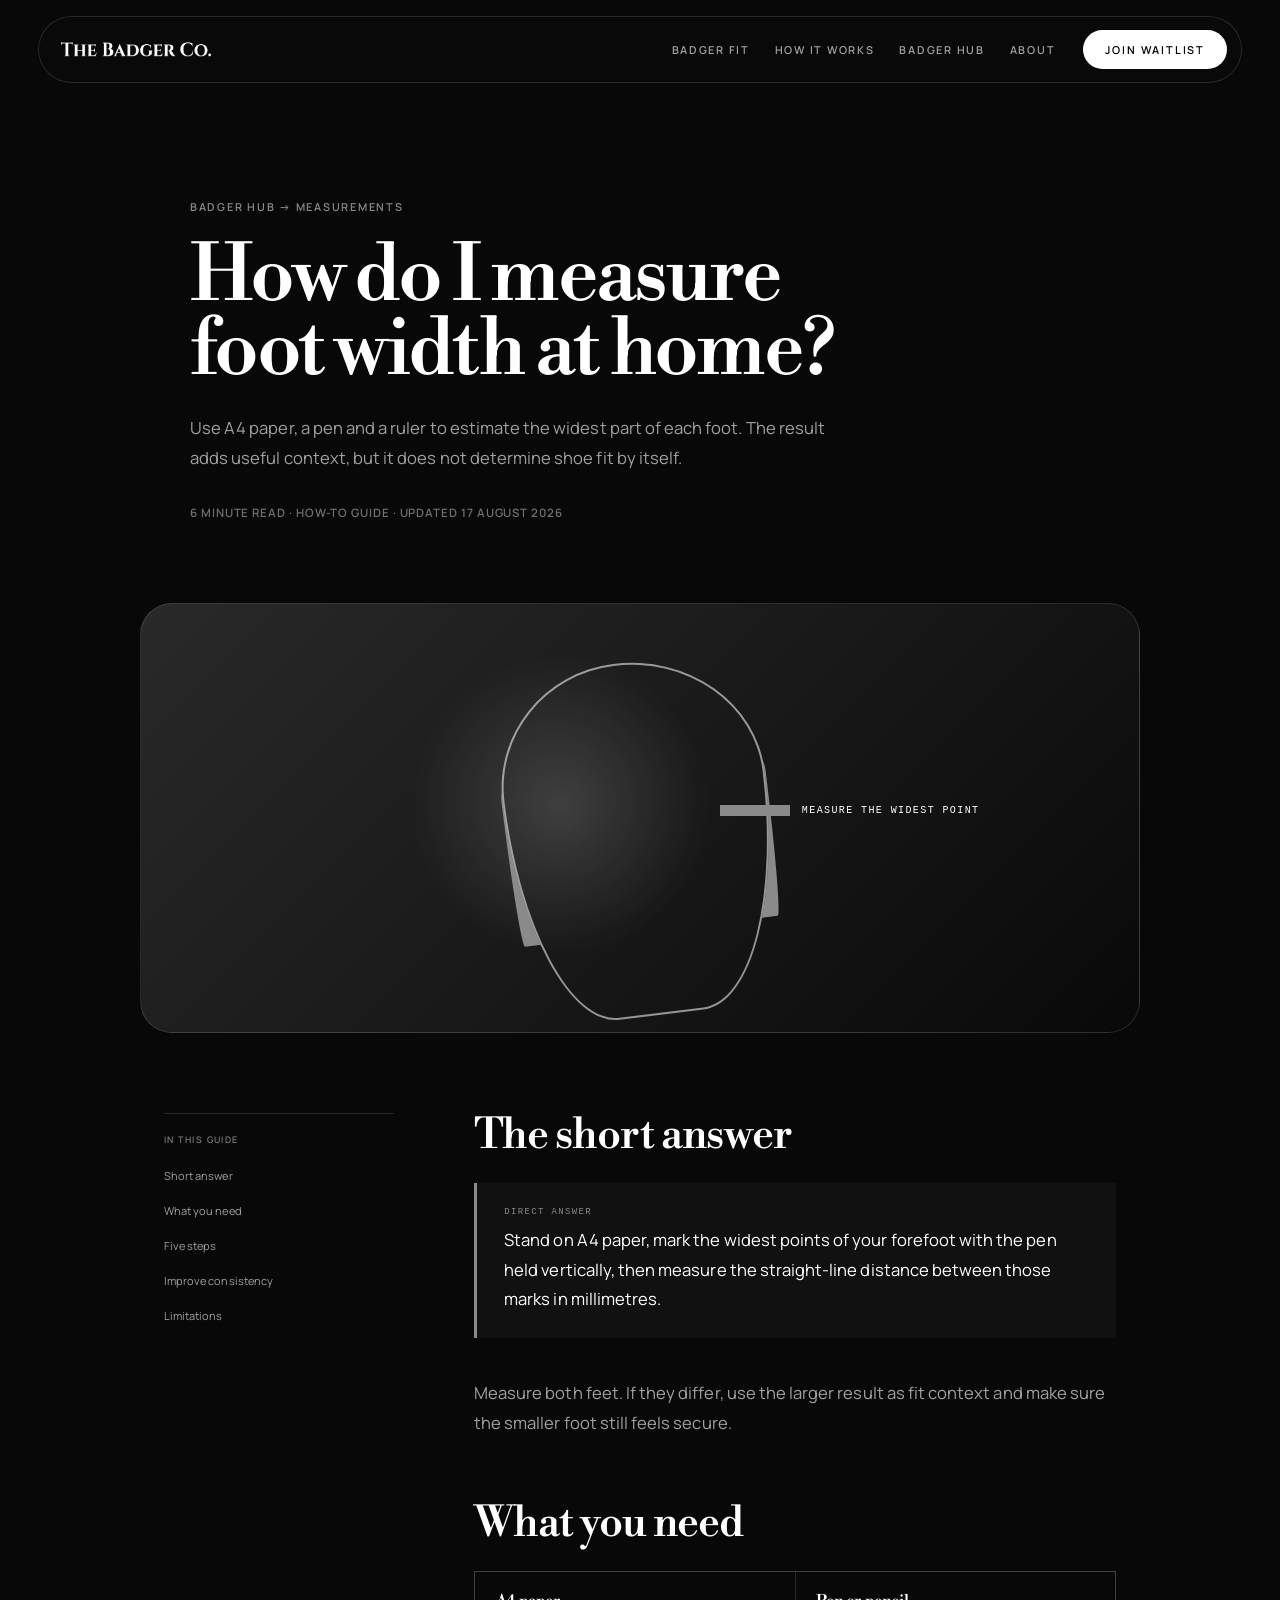
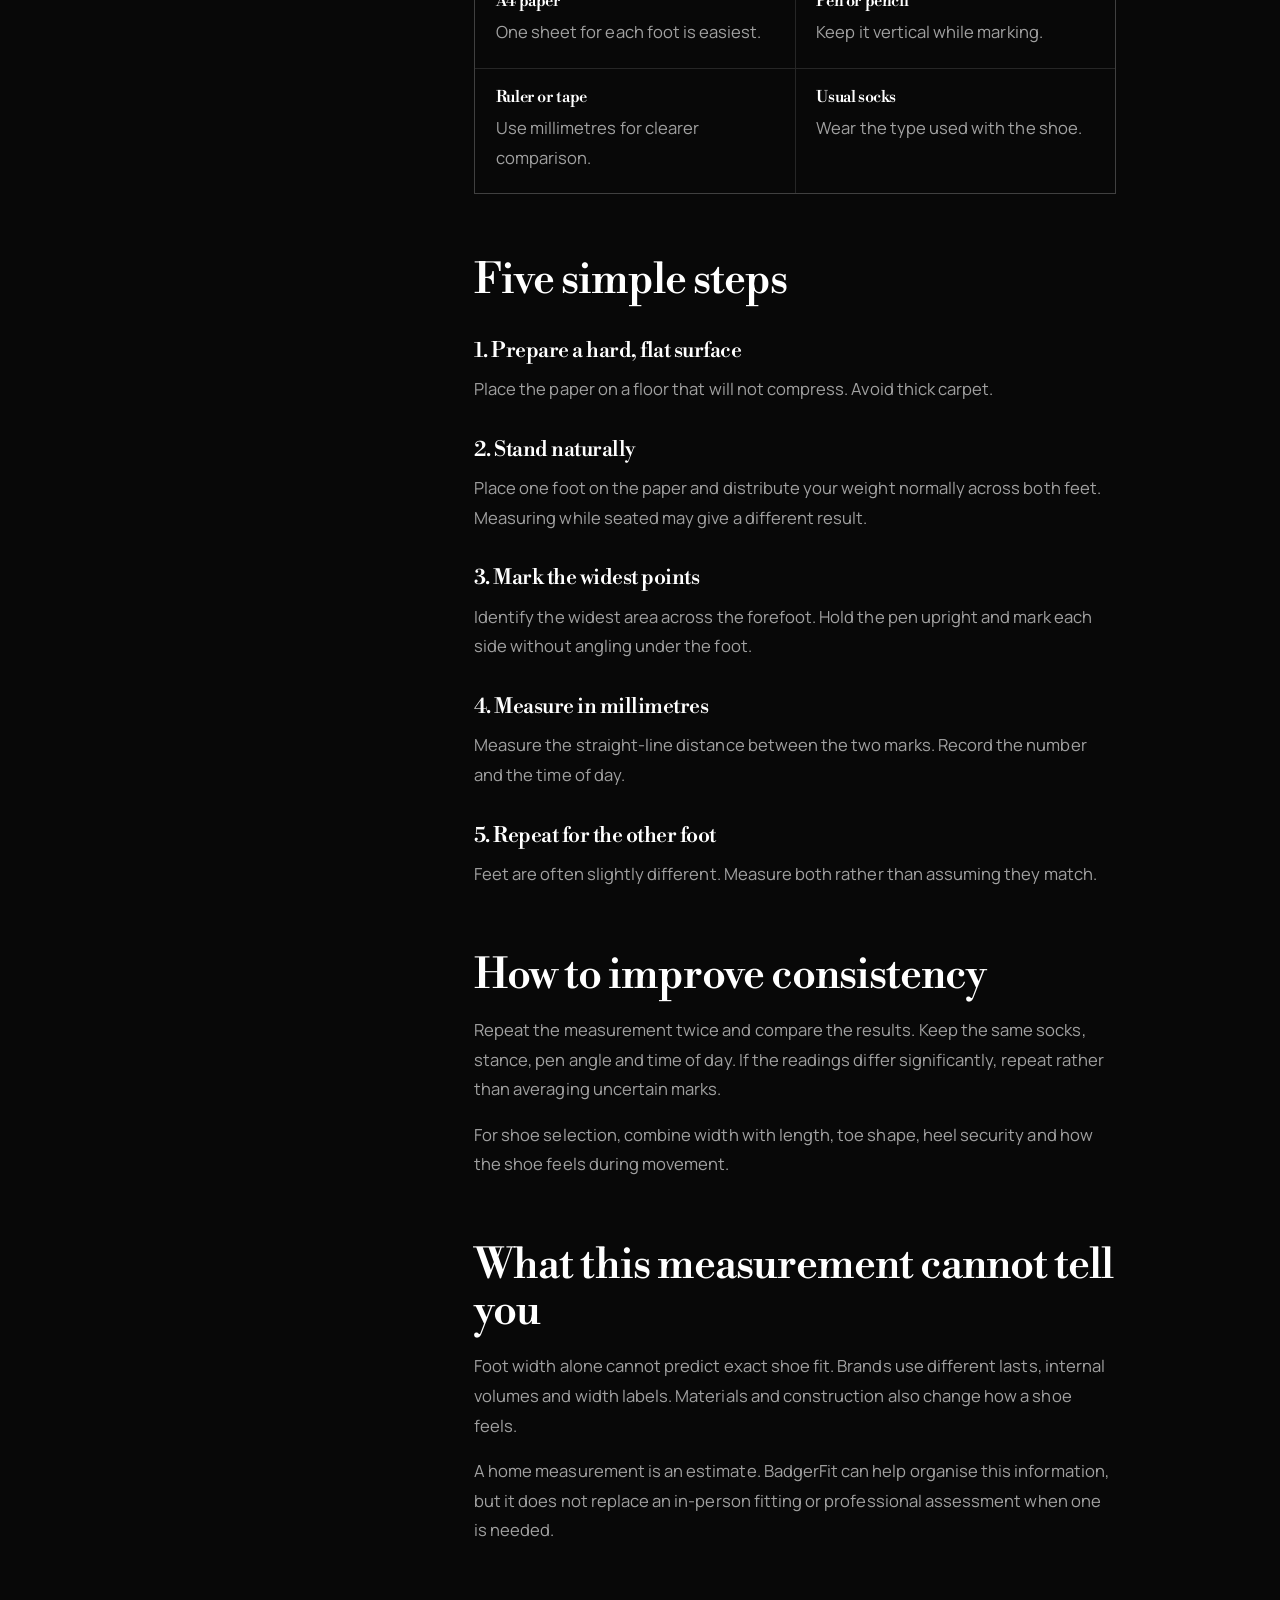
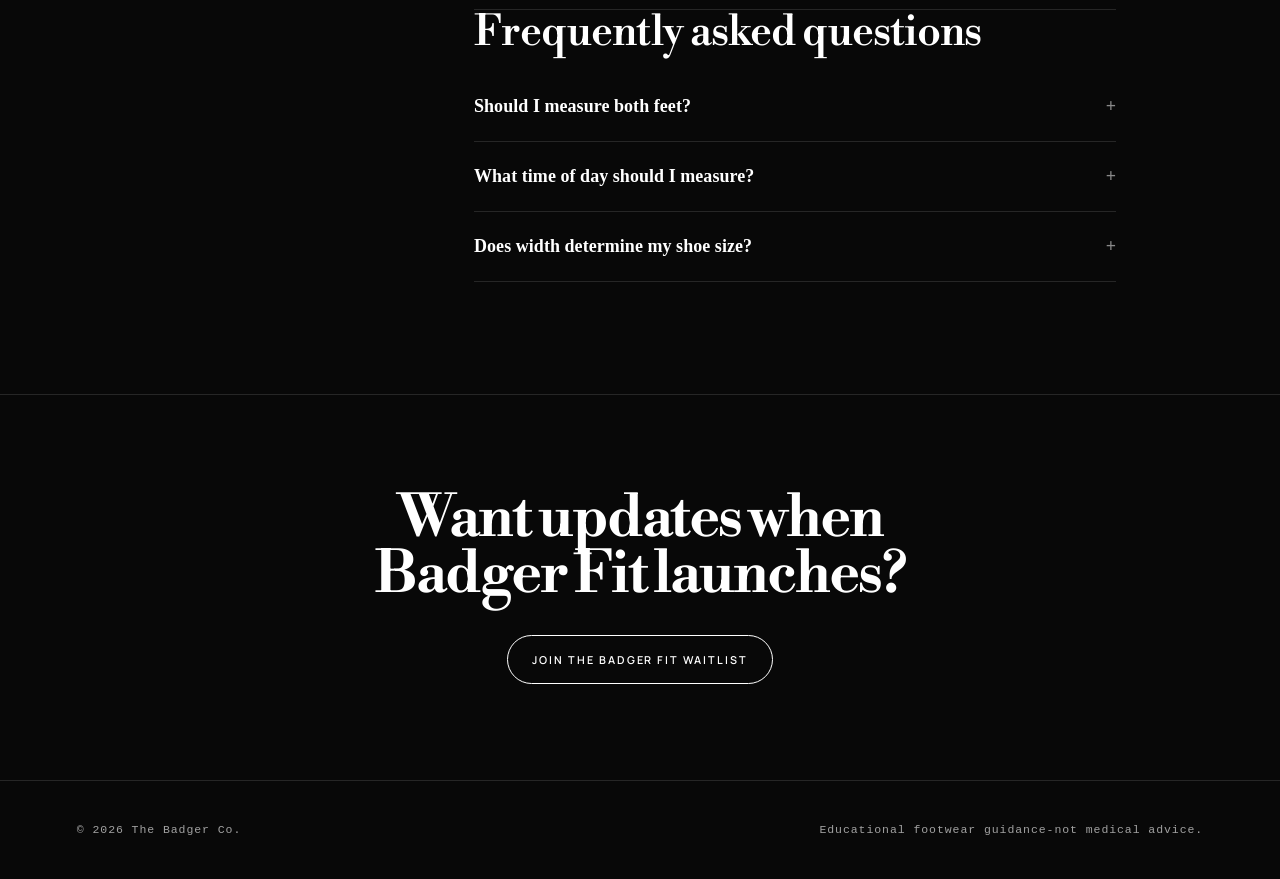
<file: blog-measure-foot-width.html>
<!DOCTYPE html>
<html lang="en">
<head>
<meta charset="UTF-8"><meta name="viewport" content="width=device-width, initial-scale=1.0">
<link rel="icon" type="image/png" href="apple-touch-icon.png">
<link rel="apple-touch-icon" href="apple-touch-icon.png">
<title>How to Measure Foot Width at Home | BadgerFit</title>
<meta name="description" content="Measure foot width at home using A4 paper, a pen and a ruler. Follow a simple step-by-step method and understand its limitations.">
<meta name="robots" content="index, follow"><link rel="canonical" href="https://thebadgerco.in/blog-measure-foot-width.html">
<meta property="og:title" content="How to Measure Foot Width at Home"><meta property="og:description" content="A simple A4-paper method for estimating foot width."><meta property="og:url" content="https://thebadgerco.in/blog-measure-foot-width.html"><meta property="og:type" content="article">
<script type="application/ld+json">{"@context":"https://schema.org","@type":"HowTo","name":"How to measure foot width at home","description":"A simple A4-paper method for estimating foot width.","totalTime":"PT10M","supply":[{"@type":"HowToSupply","name":"A4 paper"},{"@type":"HowToSupply","name":"Pen or pencil"},{"@type":"HowToSupply","name":"Ruler or measuring tape"}],"step":[{"@type":"HowToStep","name":"Prepare","text":"Place A4 paper on a hard, flat floor and wear the socks you normally use."},{"@type":"HowToStep","name":"Stand","text":"Stand naturally with weight distributed across both feet."},{"@type":"HowToStep","name":"Mark","text":"Mark the widest points of the forefoot while keeping the pen vertical."},{"@type":"HowToStep","name":"Measure","text":"Measure the straight-line distance between the two widest marks in millimetres."},{"@type":"HowToStep","name":"Repeat","text":"Repeat for the other foot and use the larger measurement as fit context."}]}</script>
<script type="application/ld+json">{"@context":"https://schema.org","@type":"FAQPage","mainEntity":[{"@type":"Question","name":"How do I measure foot width at home?","acceptedAnswer":{"@type":"Answer","text":"Stand on A4 paper, mark the widest points of the forefoot with the pen held vertically, and measure the straight-line distance between those marks in millimetres."}},{"@type":"Question","name":"Should I measure both feet?","acceptedAnswer":{"@type":"Answer","text":"Yes. Feet are often slightly different, so measure both and use the larger result as fit context."}},{"@type":"Question","name":"Does foot width determine shoe width exactly?","acceptedAnswer":{"@type":"Answer","text":"No. Brand sizing, shoe shape, materials and internal volume also affect fit."}}]}</script>
<link rel="preconnect" href="https://fonts.googleapis.com"><link href="https://fonts.googleapis.com/css2?family=Libre+Bodoni:ital,wght@0,400;0,500;0,700;1,400&amp;family=Manrope:wght@400;500;600;700&amp;display=swap" rel="stylesheet">
<style>
*{box-sizing:border-box;margin:0;padding:0}:root{--bg:#080808;--ink:#fff;--rule:rgba(255,255,255,.12);--muted:rgba(255,255,255,.62);--grey:#8a8a8a}body{background:var(--bg);color:var(--ink);font-family:Inter,sans-serif;line-height:1.7}a{color:inherit}:focus-visible{outline:2px solid var(--grey);outline-offset:3px}nav{position:fixed;z-index:100;top:1rem;left:clamp(1rem,3vw,2.5rem);right:clamp(1rem,3vw,2.5rem);max-width:1280px;margin:auto;padding:.78rem .85rem .78rem 1.35rem;display:flex;align-items:center;justify-content:space-between;border:1px solid rgba(255,255,255,.13);border-radius:999px;background:rgba(10,10,10,.86);backdrop-filter:blur(14px)}.nav-logo{font:700 11px 'Playfair Display',serif;letter-spacing:.35em;text-transform:uppercase;text-decoration:none}.nav-panel,.nav-links{display:flex;align-items:center}.nav-panel{gap:1.75rem}.nav-links{gap:1.55rem}.nav-link{font:400 10px 'IBM Plex Mono',monospace;letter-spacing:.12em;text-transform:uppercase;color:var(--muted);text-decoration:none}.nav-link:hover{color:#fff}.nav-cta{font:500 10px 'IBM Plex Mono',monospace;letter-spacing:.16em;text-transform:uppercase;color:#000;background:#fff;border-radius:999px;padding:.78rem 1.35rem;text-decoration:none}.nav-toggle,.nav-close{display:none;min-width:44px;min-height:44px}
.article-hero{padding:12rem 1.5rem 5rem}.article-head{max-width:900px;margin:auto}.crumb{font:500 9px 'IBM Plex Mono',monospace;letter-spacing:.18em;text-transform:uppercase;color:var(--grey);text-decoration:none}.article-head h1{font:900 clamp(42px,7vw,78px)/1.02 'Playfair Display',serif;margin:1.25rem 0 1.5rem}.dek{font-size:16px;color:var(--muted);max-width:700px}.meta{font:400 9px 'IBM Plex Mono',monospace;color:rgba(255,255,255,.42);letter-spacing:.1em;text-transform:uppercase;margin-top:2rem}
.visual{max-width:1000px;height:430px;margin:0 auto 5rem;border:1px solid var(--rule);border-radius:32px;background:radial-gradient(circle at 42% 47%,rgba(138,138,138,.32),transparent 24%),linear-gradient(135deg,#292929,#090909);position:relative;overflow:hidden}.visual::before{content:'';position:absolute;width:260px;height:350px;border:2px solid rgba(255,255,255,.55);border-radius:48% 52% 34% 34%/35% 35% 65% 65%;left:50%;top:55%;transform:translate(-50%,-50%) rotate(-7deg)}.visual::after{content:'Toe pressure';position:absolute;top:27%;left:61%;font:500 10px 'IBM Plex Mono',monospace;letter-spacing:.14em;text-transform:uppercase;color:#fff;border-left:70px solid var(--grey);padding-left:12px}
.visual::before{border-radius:48% 52% 34% 34%/35% 35% 65% 65%;box-shadow:-85px 0 0 -84px var(--grey),85px 0 0 -84px var(--grey)}.visual::after{content:'Measure the widest point';top:47%;left:58%}.layout{max-width:1000px;margin:auto;padding:0 1.5rem 7rem;display:grid;grid-template-columns:230px minmax(0,670px);gap:5rem}.toc{position:sticky;top:8rem;align-self:start;border-top:1px solid var(--rule);padding-top:1.2rem}.toc-title{font:500 9px 'IBM Plex Mono',monospace;letter-spacing:.16em;text-transform:uppercase;color:var(--grey);margin-bottom:.8rem}.toc a{display:block;padding:.5rem 0;color:var(--muted);font-size:11px;text-decoration:none}.content h2{font:700 clamp(28px,4vw,42px)/1.12 'Playfair Display',serif;margin:4rem 0 1rem}.content h2:first-child{margin-top:0}.content h3{font:700 21px/1.2 'Playfair Display',serif;margin:2.2rem 0 .7rem}.content p,.content li{font-size:14px;color:var(--muted);line-height:1.9}.content p+p{margin-top:1rem}.content ul,.content ol{padding-left:1.2rem;margin:1rem 0}.answer{border-left:3px solid var(--grey);padding:1.5rem 1.7rem;background:rgba(138,138,138,.07);margin:1.5rem 0 2.5rem}.answer strong{display:block;font:500 9px 'IBM Plex Mono',monospace;letter-spacing:.15em;text-transform:uppercase;color:var(--grey);margin-bottom:.5rem}.answer p{color:#fff;font-size:15px}.check{display:grid;grid-template-columns:repeat(2,1fr);gap:1px;background:var(--rule);border:1px solid var(--rule);margin:1.5rem 0}.check div{background:var(--bg);padding:1.3rem}.check b{display:block;font:700 16px 'Playfair Display',serif;margin-bottom:.4rem}.check span{font-size:11px;color:var(--muted)}.faq{margin-top:4rem;border-top:1px solid var(--rule)}details{border-bottom:1px solid var(--rule)}summary{list-style:none;cursor:pointer;padding:1.5rem 0;font:700 18px 'Playfair Display',serif;display:flex;justify-content:space-between;gap:1rem}summary::after{content:'+';color:var(--grey);font-family:'IBM Plex Mono'}details[open] summary::after{content:'–'}.faq p{padding:0 2rem 1.5rem 0}.cta{padding:6rem 1.5rem;border-top:1px solid var(--rule);text-align:center}.cta h2{font:900 clamp(32px,5vw,58px)/1.08 'Playfair Display',serif;max-width:720px;margin:auto}.btn{display:inline-block;margin-top:2rem;padding:1rem 1.5rem;border:1px solid #fff;border-radius:999px;font:500 10px 'IBM Plex Mono',monospace;letter-spacing:.15em;text-transform:uppercase;text-decoration:none}footer{padding:2.5rem clamp(1.5rem,6vw,6rem);border-top:1px solid var(--rule);display:flex;justify-content:space-between;gap:1rem;flex-wrap:wrap;color:var(--muted);font:400 10px 'IBM Plex Mono',monospace}
@media(max-width:900px){nav{top:.75rem;left:.75rem;right:.75rem;border-radius:16px;padding:.7rem 1rem}.nav-toggle{display:block;background:none;border:1px solid var(--rule);border-radius:999px;color:#fff;font:500 10px 'IBM Plex Mono';padding:.6rem .9rem}.nav-panel{visibility:hidden;position:fixed;inset:0;background:#080808;flex-direction:column;justify-content:center;align-items:flex-start;padding:5rem 2rem;transform:translateX(100%);transition:.25s;z-index:200}.nav-panel.open{visibility:visible;transform:none}.nav-links{flex-direction:column;align-items:flex-start;gap:1.6rem}.nav-link{font-size:15px}.nav-cta{width:100%;text-align:center}.nav-close{display:block;position:absolute;top:1.5rem;right:1.5rem;background:none;border:1px solid var(--rule);border-radius:999px;color:#fff;padding:.6rem .9rem}.layout{grid-template-columns:1fr;gap:2rem}.toc{position:static}.visual{height:340px;margin-left:1rem;margin-right:1rem}.check{grid-template-columns:1fr}}
/* Official The Badger Co. logo */
.nav-logo{display:block;width:150px;height:38px;flex:0 0 150px;background:url("bflogo.png") center/contain no-repeat;font-size:0!important;letter-spacing:0!important;overflow:hidden}
</style>
<link rel="stylesheet" href="site-overrides.css">
</head>
<body>
<nav><a href="index.html" class="nav-logo" aria-label="The Badger Co. home"><img src="bflogo.png" alt="The Badger Co."></a><button id="navToggle" class="nav-toggle" aria-expanded="false" aria-controls="navPanel">Menu</button><div id="navPanel" class="nav-panel"><button id="navClose" class="nav-close" aria-label="Close navigation">Close ✕</button><div class="nav-links"><a href="badgerfit.html" class="nav-link">Badger Fit</a><a href="how-it-works.html" class="nav-link">How It Works</a><a href="badger-hub.html" class="nav-link">Badger Hub</a><a href="about.html" class="nav-link">About</a></div><a href="waitlist.html" class="nav-cta">Join Waitlist</a></div></nav>
<header class="article-hero"><div class="article-head"><a class="crumb" href="badger-hub.html">Badger Hub → Measurements</a><h1>How do I measure foot width at home?</h1><p class="dek">Use A4 paper, a pen and a ruler to estimate the widest part of each foot. The result adds useful context, but it does not determine shoe fit by itself.</p><div class="meta">6 minute read · How-to guide · Updated 17 August 2026</div></div></header>
<div class="visual" role="img" aria-label="Illustration showing where to measure foot width"></div>
<main class="layout"><aside class="toc"><div class="toc-title">In this guide</div><a href="#short-answer">Short answer</a><a href="#need">What you need</a><a href="#steps">Five steps</a><a href="#accuracy">Improve consistency</a><a href="#limits">Limitations</a></aside><article class="content">
<h2 id="short-answer">The short answer</h2><div class="answer"><strong>Direct answer</strong><p>Stand on A4 paper, mark the widest points of your forefoot with the pen held vertically, then measure the straight-line distance between those marks in millimetres.</p></div><p>Measure both feet. If they differ, use the larger result as fit context and make sure the smaller foot still feels secure.</p>
<h2 id="need">What you need</h2><div class="check"><div><b>A4 paper</b><span>One sheet for each foot is easiest.</span></div><div><b>Pen or pencil</b><span>Keep it vertical while marking.</span></div><div><b>Ruler or tape</b><span>Use millimetres for clearer comparison.</span></div><div><b>Usual socks</b><span>Wear the type used with the shoe.</span></div></div>
<h2 id="steps">Five simple steps</h2><h3>1. Prepare a hard, flat surface</h3><p>Place the paper on a floor that will not compress. Avoid thick carpet.</p><h3>2. Stand naturally</h3><p>Place one foot on the paper and distribute your weight normally across both feet. Measuring while seated may give a different result.</p><h3>3. Mark the widest points</h3><p>Identify the widest area across the forefoot. Hold the pen upright and mark each side without angling under the foot.</p><h3>4. Measure in millimetres</h3><p>Measure the straight-line distance between the two marks. Record the number and the time of day.</p><h3>5. Repeat for the other foot</h3><p>Feet are often slightly different. Measure both rather than assuming they match.</p>
<h2 id="accuracy">How to improve consistency</h2><p>Repeat the measurement twice and compare the results. Keep the same socks, stance, pen angle and time of day. If the readings differ significantly, repeat rather than averaging uncertain marks.</p><p>For shoe selection, combine width with length, toe shape, heel security and how the shoe feels during movement.</p>
<h2 id="limits">What this measurement cannot tell you</h2><p>Foot width alone cannot predict exact shoe fit. Brands use different lasts, internal volumes and width labels. Materials and construction also change how a shoe feels.</p><p>A home measurement is an estimate. BadgerFit can help organise this information, but it does not replace an in-person fitting or professional assessment when one is needed.</p>
<section class="faq"><h2>Frequently asked questions</h2><details><summary>Should I measure both feet?</summary><p>Yes. Measure both and use the larger result as fit context while checking that the smaller foot remains secure.</p></details><details><summary>What time of day should I measure?</summary><p>Measure at a consistent time that reflects when you usually wear the footwear. Feet may feel different after long periods of standing or activity.</p></details><details><summary>Does width determine my shoe size?</summary><p>No. Shoe size usually centres on length. Width, shape and internal volume must be considered separately.</p></details></section>
</article></main>
<section class="cta"><h2>Want updates when Badger Fit launches?</h2><a class="btn" href="waitlist.html">Join the Badger Fit Waitlist</a></section><footer><span>© 2026 The Badger Co.</span><span>Educational footwear guidance-not medical advice.</span></footer>
<script>var t=document.getElementById('navToggle'),toggle=t,p=document.getElementById('navPanel'),c=document.getElementById('navClose');function openMenu(){p.classList.add('open');t.setAttribute('aria-expanded','true');document.body.style.overflow='hidden';c.focus()}function closeMenu(){p.classList.remove('open');t.setAttribute('aria-expanded','false');document.body.style.overflow='';toggle.focus()}t.addEventListener('click',function(){p.classList.contains('open')?closeMenu():openMenu()});c.addEventListener('click',closeMenu);document.addEventListener('keydown',function(e){if(e.key==='Escape'&&p.classList.contains('open'))closeMenu()});p.querySelectorAll('a').forEach(function(a){a.addEventListener('click',closeMenu)});</script>
</body></html>
</file>
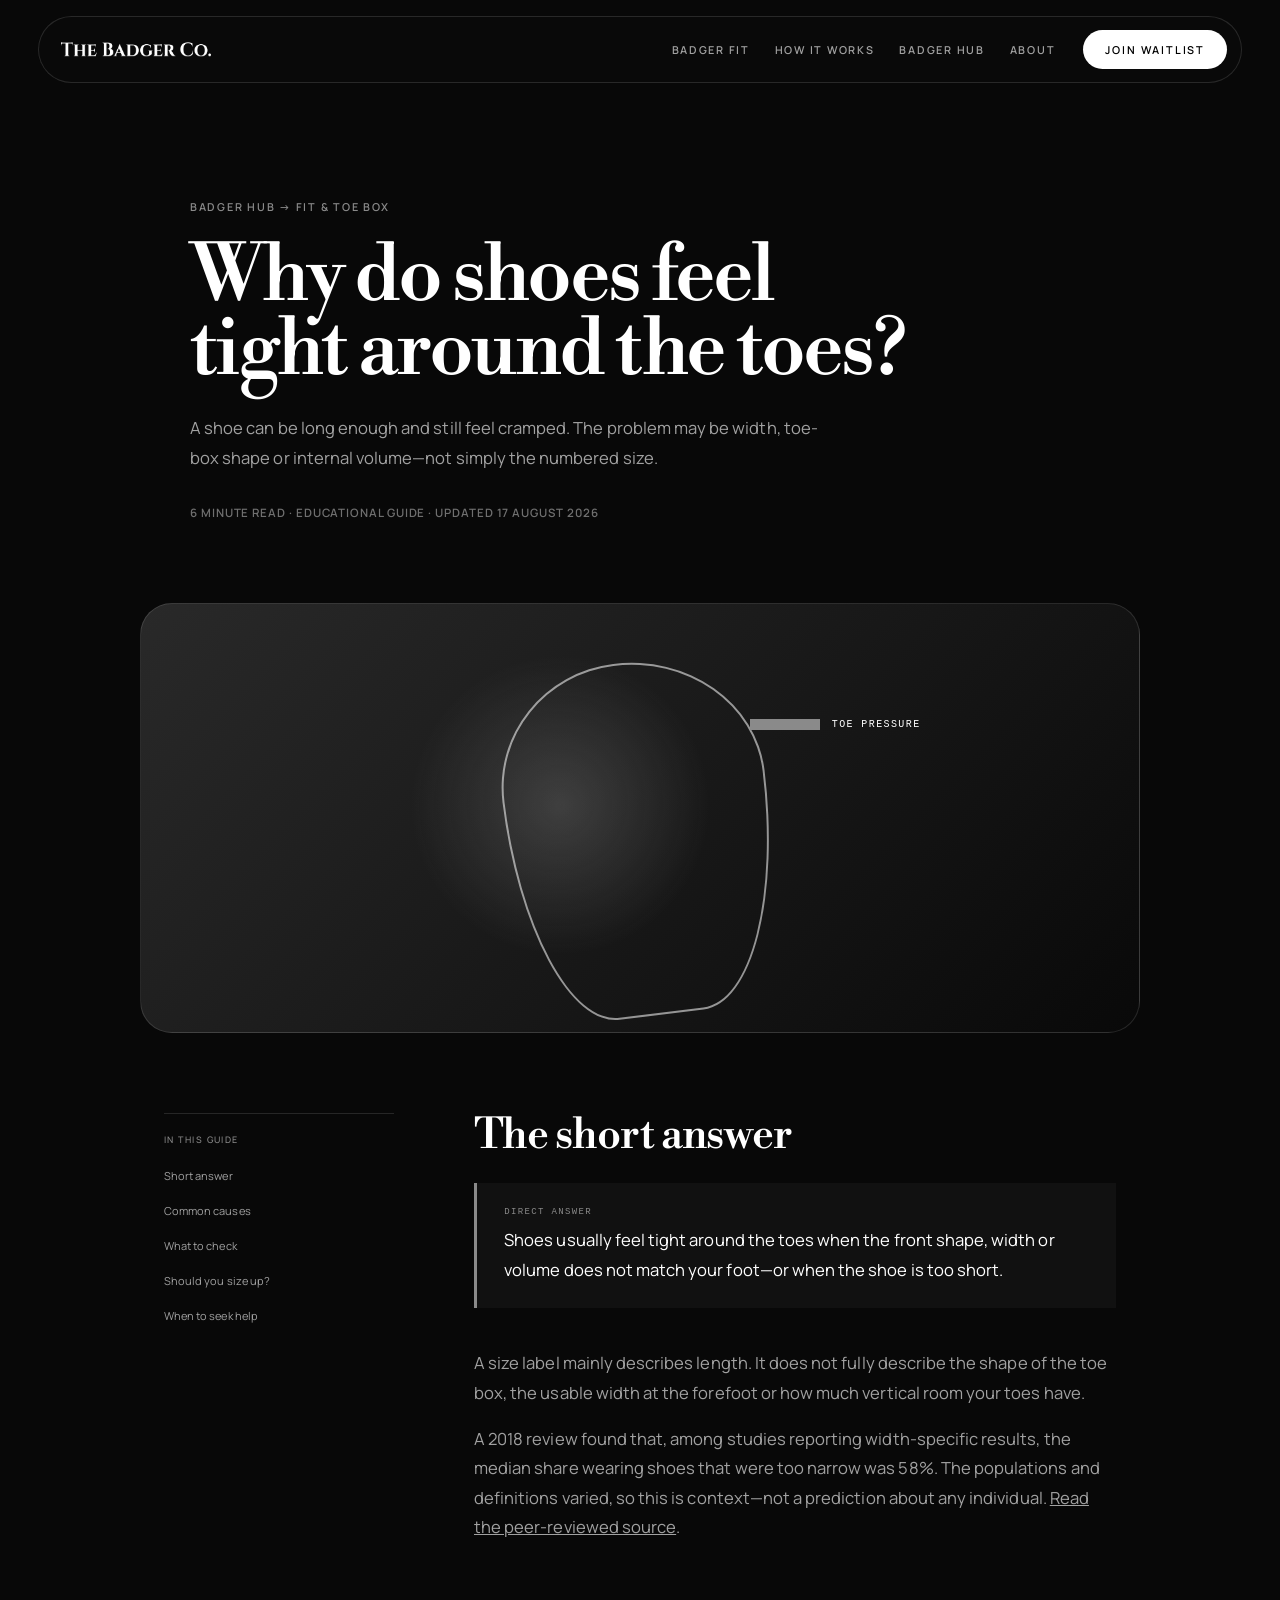
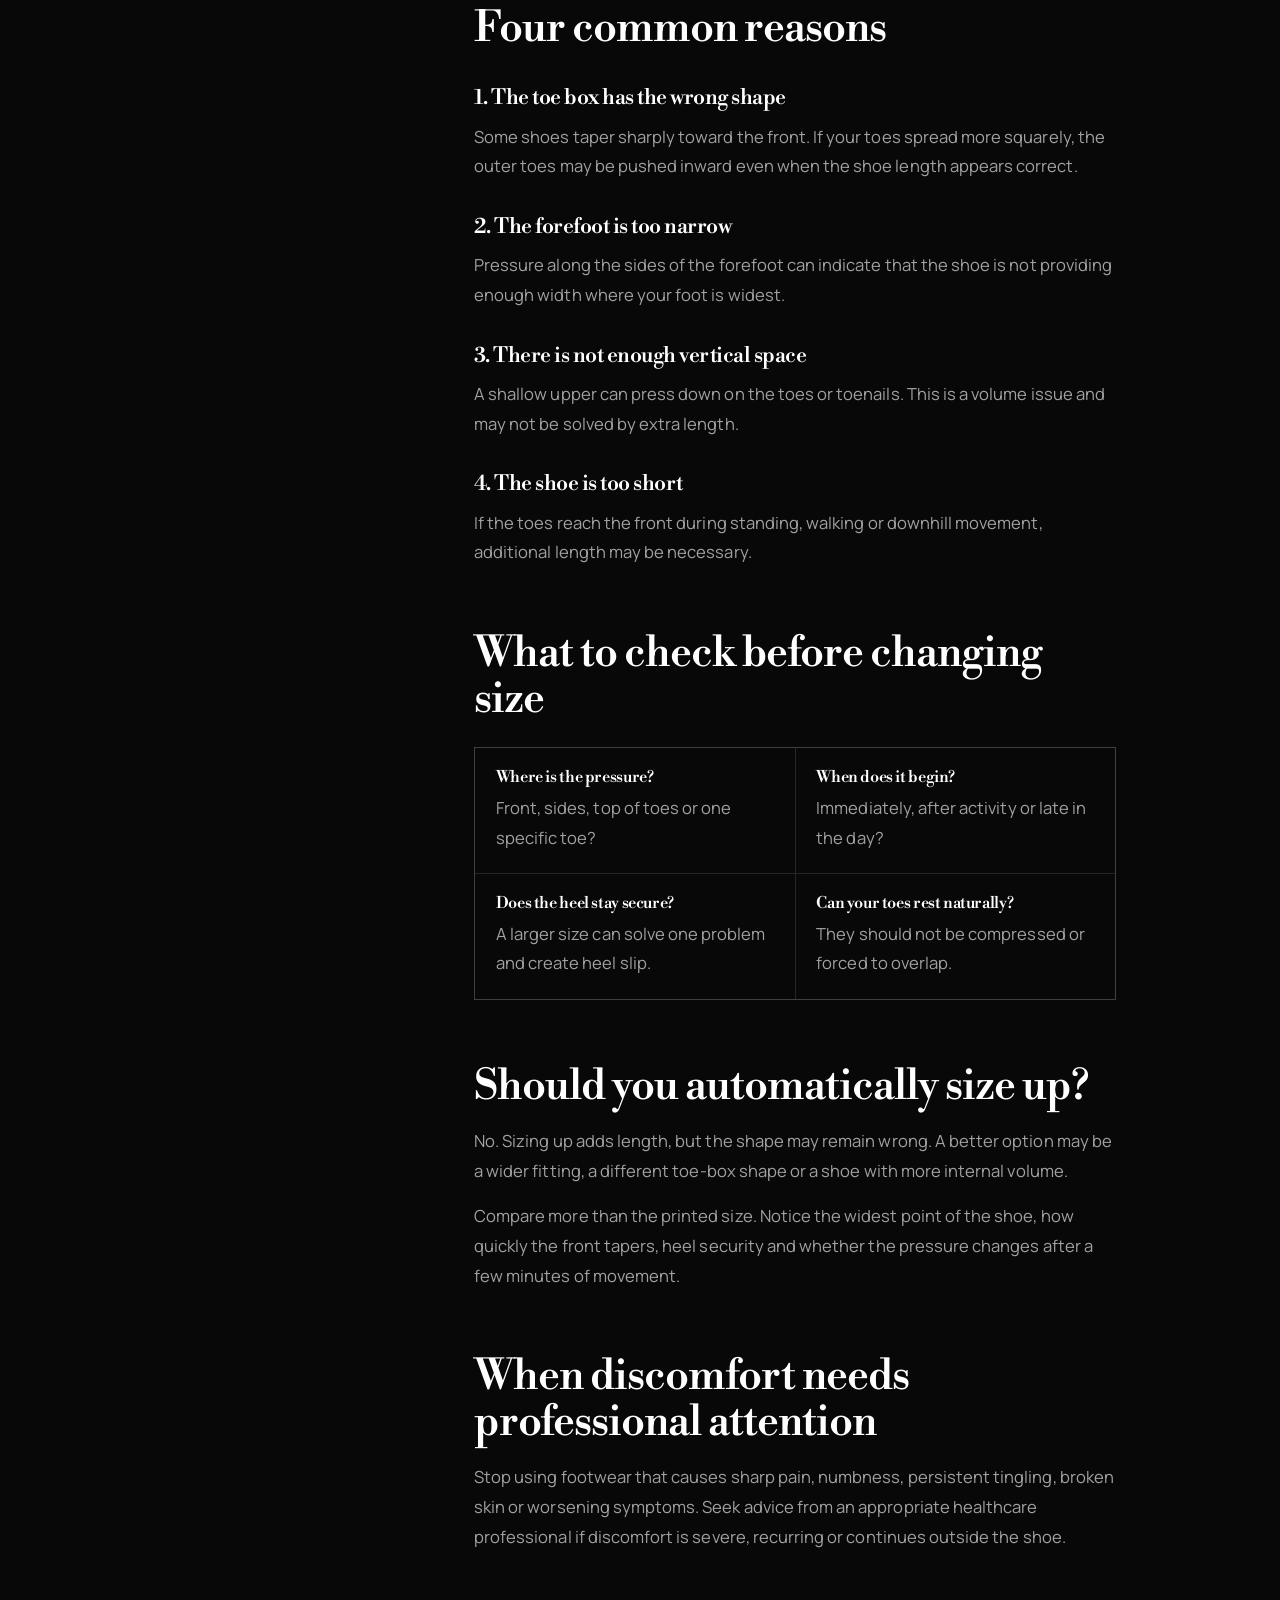
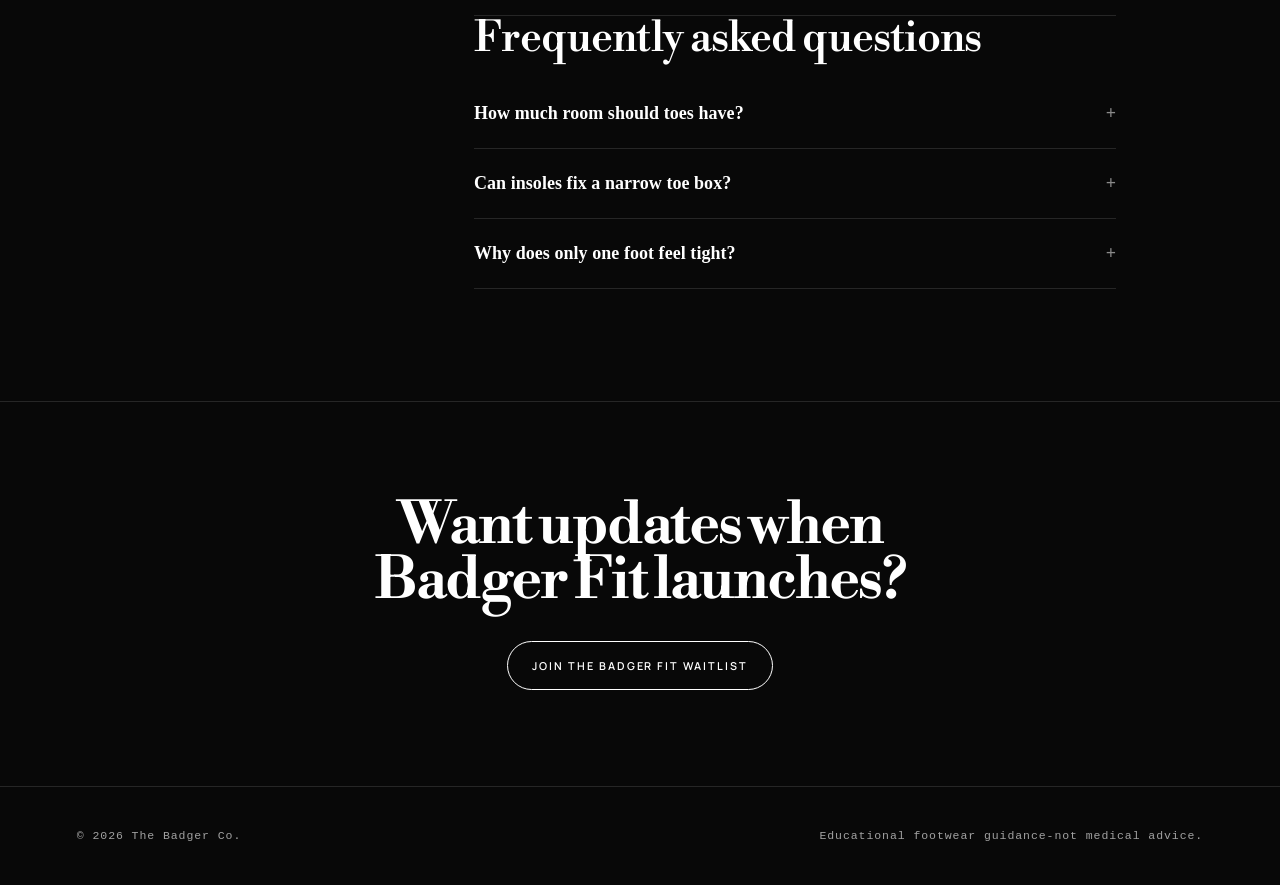
<file: blog-toe-box-pressure.html>
<!DOCTYPE html>
<html lang="en">
<head>
<meta charset="UTF-8"><meta name="viewport" content="width=device-width, initial-scale=1.0">
<link rel="icon" type="image/png" href="apple-touch-icon.png">
<link rel="apple-touch-icon" href="apple-touch-icon.png">
<title>Why Do Shoes Feel Tight Around the Toes? | BadgerFit</title>
<meta name="description" content="Shoes can feel tight around the toes because of toe-box shape, width, shoe volume or insufficient length. Learn what to check before sizing up.">
<meta name="robots" content="index, follow"><link rel="canonical" href="https://thebadgerco.in/blog-toe-box-pressure.html">
<meta property="og:title" content="Why Do Shoes Feel Tight Around the Toes?"><meta property="og:description" content="A practical guide to toe-box shape, width and sizing."><meta property="og:url" content="https://thebadgerco.in/blog-toe-box-pressure.html"><meta property="og:type" content="article">
<script type="application/ld+json">{"@context":"https://schema.org","@type":"BlogPosting","headline":"Why Do Shoes Feel Tight Around the Toes?","description":"A practical guide to toe-box shape, width, shoe volume and sizing.","datePublished":"2026-08-17","dateModified":"2026-08-17","author":{"@type":"Organization","name":"The Badger Co."},"publisher":{"@type":"Organization","name":"The Badger Co."},"mainEntityOfPage":"https://thebadgerco.in/blog-toe-box-pressure.html"}</script>
<script type="application/ld+json">{"@context":"https://schema.org","@type":"FAQPage","mainEntity":[{"@type":"Question","name":"Why do shoes feel tight around the toes?","acceptedAnswer":{"@type":"Answer","text":"Common reasons include a toe box that does not match your toe shape, insufficient width or volume, or a shoe that is too short."}},{"@type":"Question","name":"Should I size up when the toe box feels tight?","acceptedAnswer":{"@type":"Answer","text":"Not automatically. A larger size adds length but may not provide the right width or toe-box shape, and it may create heel slip."}},{"@type":"Question","name":"How much room should toes have in shoes?","acceptedAnswer":{"@type":"Answer","text":"Your toes should not be compressed or forced to overlap. Exact space varies by footwear type, movement and individual fit needs."}}]}</script>
<link rel="preconnect" href="https://fonts.googleapis.com"><link href="https://fonts.googleapis.com/css2?family=Libre+Bodoni:ital,wght@0,400;0,500;0,700;1,400&amp;family=Manrope:wght@400;500;600;700&amp;display=swap" rel="stylesheet">
<style>
*{box-sizing:border-box;margin:0;padding:0}:root{--bg:#080808;--ink:#fff;--rule:rgba(255,255,255,.12);--muted:rgba(255,255,255,.62);--grey:#8a8a8a}body{background:var(--bg);color:var(--ink);font-family:Inter,sans-serif;line-height:1.7}a{color:inherit}:focus-visible{outline:2px solid var(--grey);outline-offset:3px}nav{position:fixed;z-index:100;top:1rem;left:clamp(1rem,3vw,2.5rem);right:clamp(1rem,3vw,2.5rem);max-width:1280px;margin:auto;padding:.78rem .85rem .78rem 1.35rem;display:flex;align-items:center;justify-content:space-between;border:1px solid rgba(255,255,255,.13);border-radius:999px;background:rgba(10,10,10,.86);backdrop-filter:blur(14px)}.nav-logo{font:700 11px 'Playfair Display',serif;letter-spacing:.35em;text-transform:uppercase;text-decoration:none}.nav-panel,.nav-links{display:flex;align-items:center}.nav-panel{gap:1.75rem}.nav-links{gap:1.55rem}.nav-link{font:400 10px 'IBM Plex Mono',monospace;letter-spacing:.12em;text-transform:uppercase;color:var(--muted);text-decoration:none}.nav-link:hover{color:#fff}.nav-cta{font:500 10px 'IBM Plex Mono',monospace;letter-spacing:.16em;text-transform:uppercase;color:#000;background:#fff;border-radius:999px;padding:.78rem 1.35rem;text-decoration:none}.nav-toggle,.nav-close{display:none;min-width:44px;min-height:44px}
.article-hero{padding:12rem 1.5rem 5rem}.article-head{max-width:900px;margin:auto}.crumb{font:500 9px 'IBM Plex Mono',monospace;letter-spacing:.18em;text-transform:uppercase;color:var(--grey);text-decoration:none}.article-head h1{font:900 clamp(42px,7vw,78px)/1.02 'Playfair Display',serif;margin:1.25rem 0 1.5rem}.dek{font-size:16px;color:var(--muted);max-width:700px}.meta{font:400 9px 'IBM Plex Mono',monospace;color:rgba(255,255,255,.42);letter-spacing:.1em;text-transform:uppercase;margin-top:2rem}
.visual{max-width:1000px;height:430px;margin:0 auto 5rem;border:1px solid var(--rule);border-radius:32px;background:radial-gradient(circle at 42% 47%,rgba(138,138,138,.32),transparent 24%),linear-gradient(135deg,#292929,#090909);position:relative;overflow:hidden}.visual::before{content:'';position:absolute;width:260px;height:350px;border:2px solid rgba(255,255,255,.55);border-radius:48% 52% 34% 34%/35% 35% 65% 65%;left:50%;top:55%;transform:translate(-50%,-50%) rotate(-7deg)}.visual::after{content:'Toe pressure';position:absolute;top:27%;left:61%;font:500 10px 'IBM Plex Mono',monospace;letter-spacing:.14em;text-transform:uppercase;color:#fff;border-left:70px solid var(--grey);padding-left:12px}
.layout{max-width:1000px;margin:auto;padding:0 1.5rem 7rem;display:grid;grid-template-columns:230px minmax(0,670px);gap:5rem}.toc{position:sticky;top:8rem;align-self:start;border-top:1px solid var(--rule);padding-top:1.2rem}.toc-title{font:500 9px 'IBM Plex Mono',monospace;letter-spacing:.16em;text-transform:uppercase;color:var(--grey);margin-bottom:.8rem}.toc a{display:block;padding:.5rem 0;color:var(--muted);font-size:11px;text-decoration:none}.content h2{font:700 clamp(28px,4vw,42px)/1.12 'Playfair Display',serif;margin:4rem 0 1rem}.content h2:first-child{margin-top:0}.content h3{font:700 21px/1.2 'Playfair Display',serif;margin:2.2rem 0 .7rem}.content p,.content li{font-size:14px;color:var(--muted);line-height:1.9}.content p+p{margin-top:1rem}.content ul,.content ol{padding-left:1.2rem;margin:1rem 0}.answer{border-left:3px solid var(--grey);padding:1.5rem 1.7rem;background:rgba(138,138,138,.07);margin:1.5rem 0 2.5rem}.answer strong{display:block;font:500 9px 'IBM Plex Mono',monospace;letter-spacing:.15em;text-transform:uppercase;color:var(--grey);margin-bottom:.5rem}.answer p{color:#fff;font-size:15px}.check{display:grid;grid-template-columns:repeat(2,1fr);gap:1px;background:var(--rule);border:1px solid var(--rule);margin:1.5rem 0}.check div{background:var(--bg);padding:1.3rem}.check b{display:block;font:700 16px 'Playfair Display',serif;margin-bottom:.4rem}.check span{font-size:11px;color:var(--muted)}.faq{margin-top:4rem;border-top:1px solid var(--rule)}details{border-bottom:1px solid var(--rule)}summary{list-style:none;cursor:pointer;padding:1.5rem 0;font:700 18px 'Playfair Display',serif;display:flex;justify-content:space-between;gap:1rem}summary::after{content:'+';color:var(--grey);font-family:'IBM Plex Mono'}details[open] summary::after{content:'–'}.faq p{padding:0 2rem 1.5rem 0}.cta{padding:6rem 1.5rem;border-top:1px solid var(--rule);text-align:center}.cta h2{font:900 clamp(32px,5vw,58px)/1.08 'Playfair Display',serif;max-width:720px;margin:auto}.btn{display:inline-block;margin-top:2rem;padding:1rem 1.5rem;border:1px solid #fff;border-radius:999px;font:500 10px 'IBM Plex Mono',monospace;letter-spacing:.15em;text-transform:uppercase;text-decoration:none}footer{padding:2.5rem clamp(1.5rem,6vw,6rem);border-top:1px solid var(--rule);display:flex;justify-content:space-between;gap:1rem;flex-wrap:wrap;color:var(--muted);font:400 10px 'IBM Plex Mono',monospace}
@media(max-width:900px){nav{top:.75rem;left:.75rem;right:.75rem;border-radius:16px;padding:.7rem 1rem}.nav-toggle{display:block;background:none;border:1px solid var(--rule);border-radius:999px;color:#fff;font:500 10px 'IBM Plex Mono';padding:.6rem .9rem}.nav-panel{visibility:hidden;position:fixed;inset:0;background:#080808;flex-direction:column;justify-content:center;align-items:flex-start;padding:5rem 2rem;transform:translateX(100%);transition:.25s;z-index:200}.nav-panel.open{visibility:visible;transform:none}.nav-links{flex-direction:column;align-items:flex-start;gap:1.6rem}.nav-link{font-size:15px}.nav-cta{width:100%;text-align:center}.nav-close{display:block;position:absolute;top:1.5rem;right:1.5rem;background:none;border:1px solid var(--rule);border-radius:999px;color:#fff;padding:.6rem .9rem}.layout{grid-template-columns:1fr;gap:2rem}.toc{position:static}.visual{height:340px;margin-left:1rem;margin-right:1rem}.check{grid-template-columns:1fr}}
/* Official The Badger Co. logo */
.nav-logo{display:block;width:150px;height:38px;flex:0 0 150px;background:url("bflogo.png") center/contain no-repeat;font-size:0!important;letter-spacing:0!important;overflow:hidden}
</style>
<link rel="stylesheet" href="site-overrides.css">
</head>
<body>
<nav><a href="index.html" class="nav-logo" aria-label="The Badger Co. home"><img src="bflogo.png" alt="The Badger Co."></a><button id="navToggle" class="nav-toggle" aria-expanded="false" aria-controls="navPanel">Menu</button><div id="navPanel" class="nav-panel"><button id="navClose" class="nav-close" aria-label="Close navigation">Close ✕</button><div class="nav-links"><a href="badgerfit.html" class="nav-link">Badger Fit</a><a href="how-it-works.html" class="nav-link">How It Works</a><a href="badger-hub.html" class="nav-link">Badger Hub</a><a href="about.html" class="nav-link">About</a></div><a href="waitlist.html" class="nav-cta">Join Waitlist</a></div></nav>
<header class="article-hero"><div class="article-head"><a class="crumb" href="badger-hub.html">Badger Hub → Fit &amp; Toe Box</a><h1>Why do shoes feel tight around the toes?</h1><p class="dek">A shoe can be long enough and still feel cramped. The problem may be width, toe-box shape or internal volume—not simply the numbered size.</p><div class="meta">6 minute read · Educational guide · Updated 17 August 2026</div></div></header>
<div class="visual" role="img" aria-label="Illustration of pressure around the front of the foot"></div>
<main class="layout"><aside class="toc"><div class="toc-title">In this guide</div><a href="#short-answer">Short answer</a><a href="#causes">Common causes</a><a href="#check">What to check</a><a href="#size-up">Should you size up?</a><a href="#help">When to seek help</a></aside><article class="content">
<h2 id="short-answer">The short answer</h2><div class="answer"><strong>Direct answer</strong><p>Shoes usually feel tight around the toes when the front shape, width or volume does not match your foot—or when the shoe is too short.</p></div><p>A size label mainly describes length. It does not fully describe the shape of the toe box, the usable width at the forefoot or how much vertical room your toes have.</p><p>A 2018 review found that, among studies reporting width-specific results, the median share wearing shoes that were too narrow was 58%. The populations and definitions varied, so this is context—not a prediction about any individual. <a href="https://pmc.ncbi.nlm.nih.gov/articles/PMC6064070/">Read the peer-reviewed source</a>.</p>
<h2 id="causes">Four common reasons</h2><h3>1. The toe box has the wrong shape</h3><p>Some shoes taper sharply toward the front. If your toes spread more squarely, the outer toes may be pushed inward even when the shoe length appears correct.</p><h3>2. The forefoot is too narrow</h3><p>Pressure along the sides of the forefoot can indicate that the shoe is not providing enough width where your foot is widest.</p><h3>3. There is not enough vertical space</h3><p>A shallow upper can press down on the toes or toenails. This is a volume issue and may not be solved by extra length.</p><h3>4. The shoe is too short</h3><p>If the toes reach the front during standing, walking or downhill movement, additional length may be necessary.</p>
<h2 id="check">What to check before changing size</h2><div class="check"><div><b>Where is the pressure?</b><span>Front, sides, top of toes or one specific toe?</span></div><div><b>When does it begin?</b><span>Immediately, after activity or late in the day?</span></div><div><b>Does the heel stay secure?</b><span>A larger size can solve one problem and create heel slip.</span></div><div><b>Can your toes rest naturally?</b><span>They should not be compressed or forced to overlap.</span></div></div>
<h2 id="size-up">Should you automatically size up?</h2><p>No. Sizing up adds length, but the shape may remain wrong. A better option may be a wider fitting, a different toe-box shape or a shoe with more internal volume.</p><p>Compare more than the printed size. Notice the widest point of the shoe, how quickly the front tapers, heel security and whether the pressure changes after a few minutes of movement.</p>
<h2 id="help">When discomfort needs professional attention</h2><p>Stop using footwear that causes sharp pain, numbness, persistent tingling, broken skin or worsening symptoms. Seek advice from an appropriate healthcare professional if discomfort is severe, recurring or continues outside the shoe.</p>
<section class="faq"><h2>Frequently asked questions</h2><details><summary>How much room should toes have?</summary><p>Your toes should rest without compression or forced overlap. The exact amount varies by footwear type, movement and individual needs.</p></details><details><summary>Can insoles fix a narrow toe box?</summary><p>Usually not. An insole occupies space and cannot change the external shape of the shoe. It may make an already tight fit feel tighter.</p></details><details><summary>Why does only one foot feel tight?</summary><p>Feet are often not identical. Fit should be checked against the foot that needs more room while ensuring the other heel remains secure.</p></details></section>
</article></main>
<section class="cta"><h2>Want updates when Badger Fit launches?</h2><a class="btn" href="waitlist.html">Join the Badger Fit Waitlist</a></section><footer><span>© 2026 The Badger Co.</span><span>Educational footwear guidance-not medical advice.</span></footer>
<script>var t=document.getElementById('navToggle'),toggle=t,p=document.getElementById('navPanel'),c=document.getElementById('navClose');function openMenu(){p.classList.add('open');t.setAttribute('aria-expanded','true');document.body.style.overflow='hidden';c.focus()}function closeMenu(){p.classList.remove('open');t.setAttribute('aria-expanded','false');document.body.style.overflow='';toggle.focus()}t.addEventListener('click',function(){p.classList.contains('open')?closeMenu():openMenu()});c.addEventListener('click',closeMenu);document.addEventListener('keydown',function(e){if(e.key==='Escape'&&p.classList.contains('open'))closeMenu()});p.querySelectorAll('a').forEach(function(a){a.addEventListener('click',closeMenu)});</script>
</body></html>
</file>
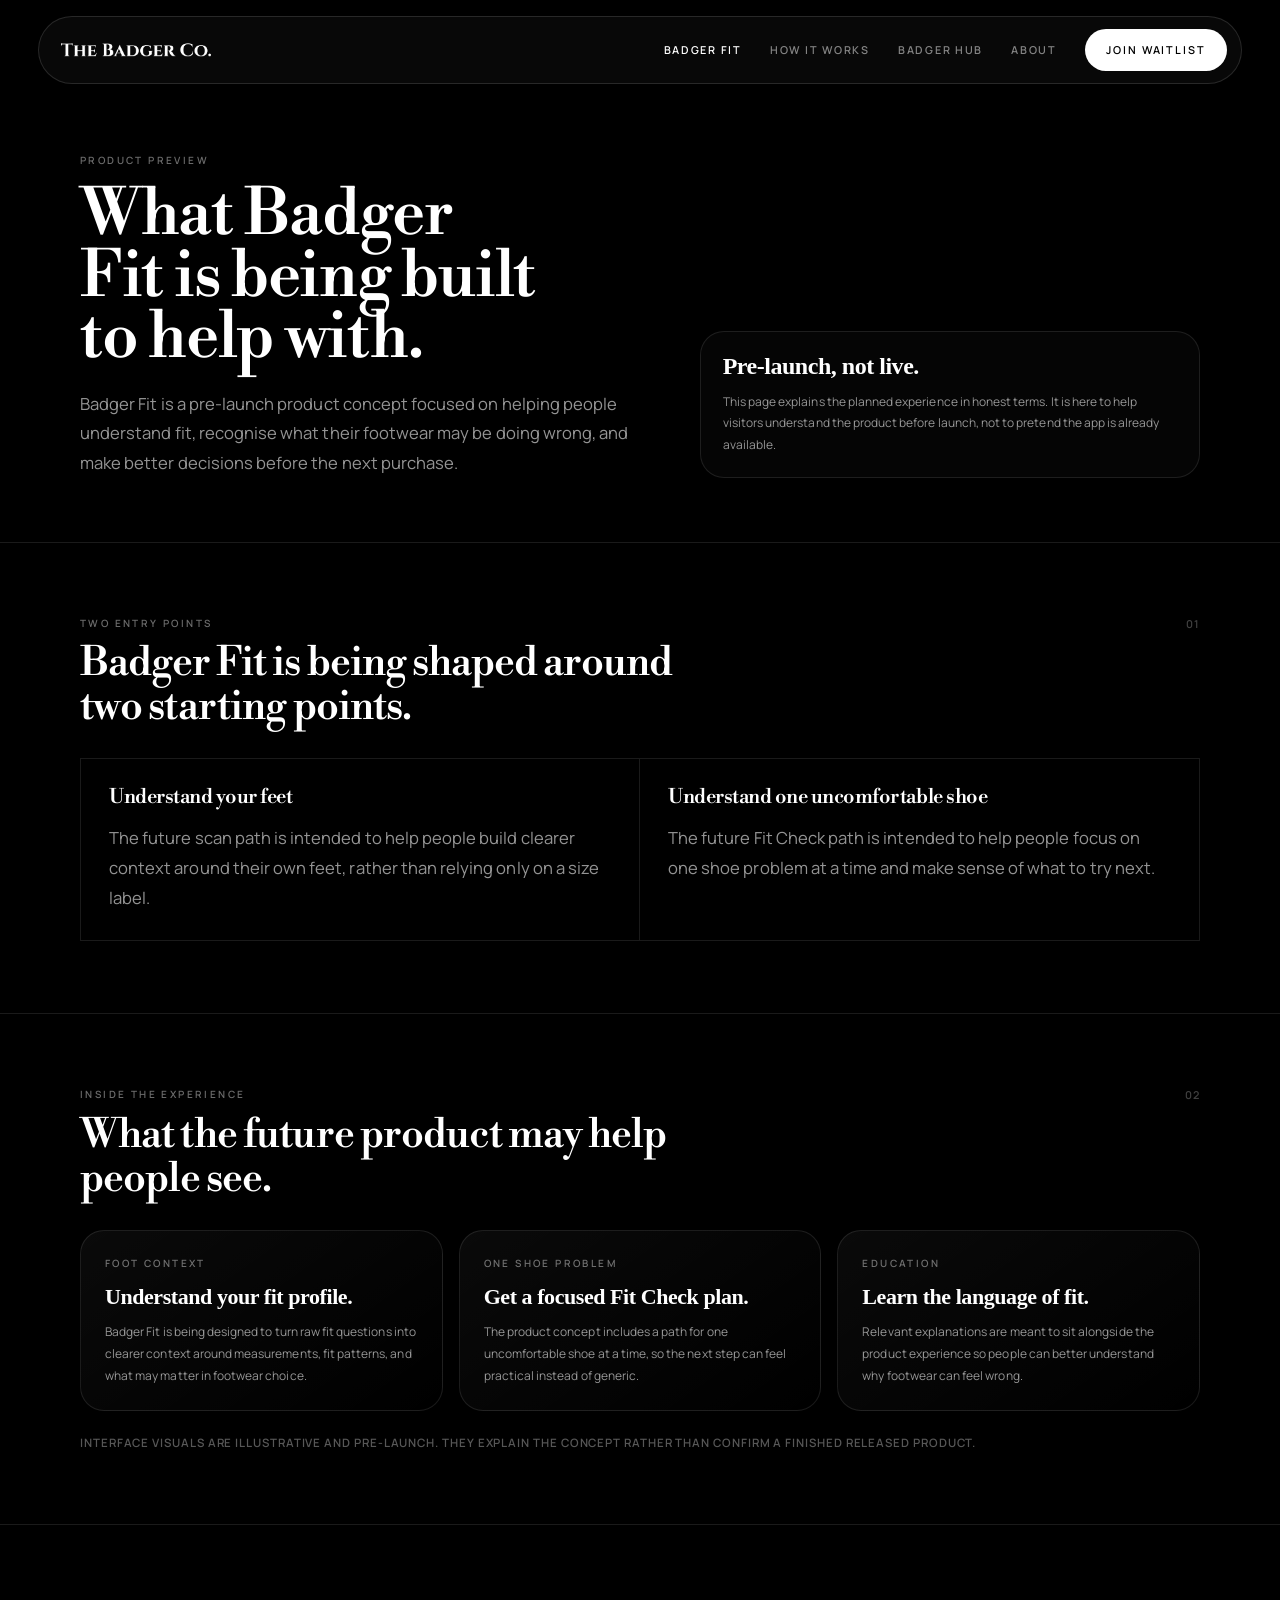
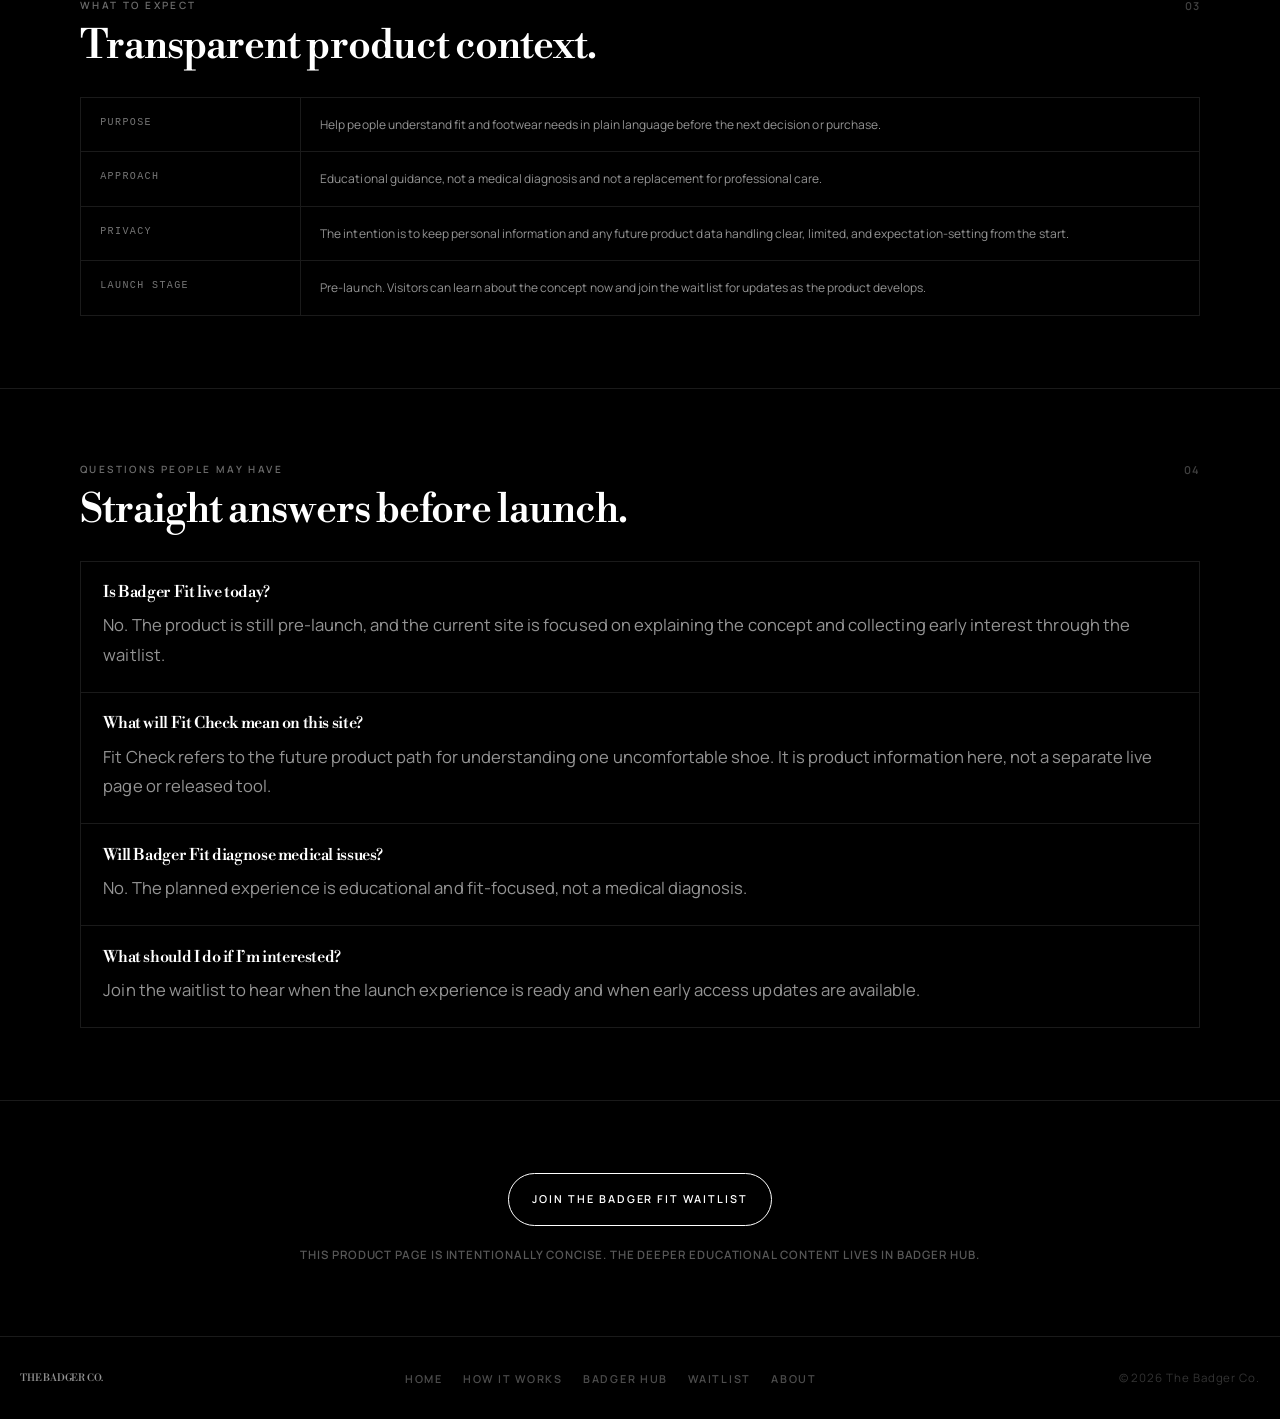
<file: fit-check.html>
<!DOCTYPE html>
<html lang="en">
<head>
<meta charset="UTF-8">
<meta name="viewport" content="width=device-width, initial-scale=1.0">
<title>Fit Check has moved | BadgerFit</title>
<meta name="robots" content="noindex, follow">
<meta name="description" content="Fit Check is now part of the BadgerFit product page.">
<link rel="canonical" href="https://thebadgerco.in/badgerfit.html#fit-check">
<meta http-equiv="refresh" content="0; url=badgerfit.html#fit-check">
<style>
*{box-sizing:border-box}body{min-height:100vh;margin:0;display:grid;place-items:center;padding:2rem;background:#000;color:#fff;font-family:Arial,sans-serif;text-align:center}main{max-width:560px}h1{font-size:clamp(2rem,7vw,4rem);margin:0 0 1rem}p{color:rgba(255,255,255,.68);line-height:1.7}a{display:inline-block;margin-top:1rem;padding:.9rem 1.3rem;border:1px solid #fff;color:#fff;text-decoration:none}a:focus-visible{outline:2px solid #fff;outline-offset:4px}
</style>
</head>
<body>
<main>
  <h1>Fit Check has moved.</h1>
  <p>Fit Check now lives inside the BadgerFit product page. You should be redirected automatically.</p>
  <a href="badgerfit.html#fit-check">Continue to Fit Check</a>
</main>
<script>window.location.replace('badgerfit.html#fit-check');</script>
</body>
</html>
</file>
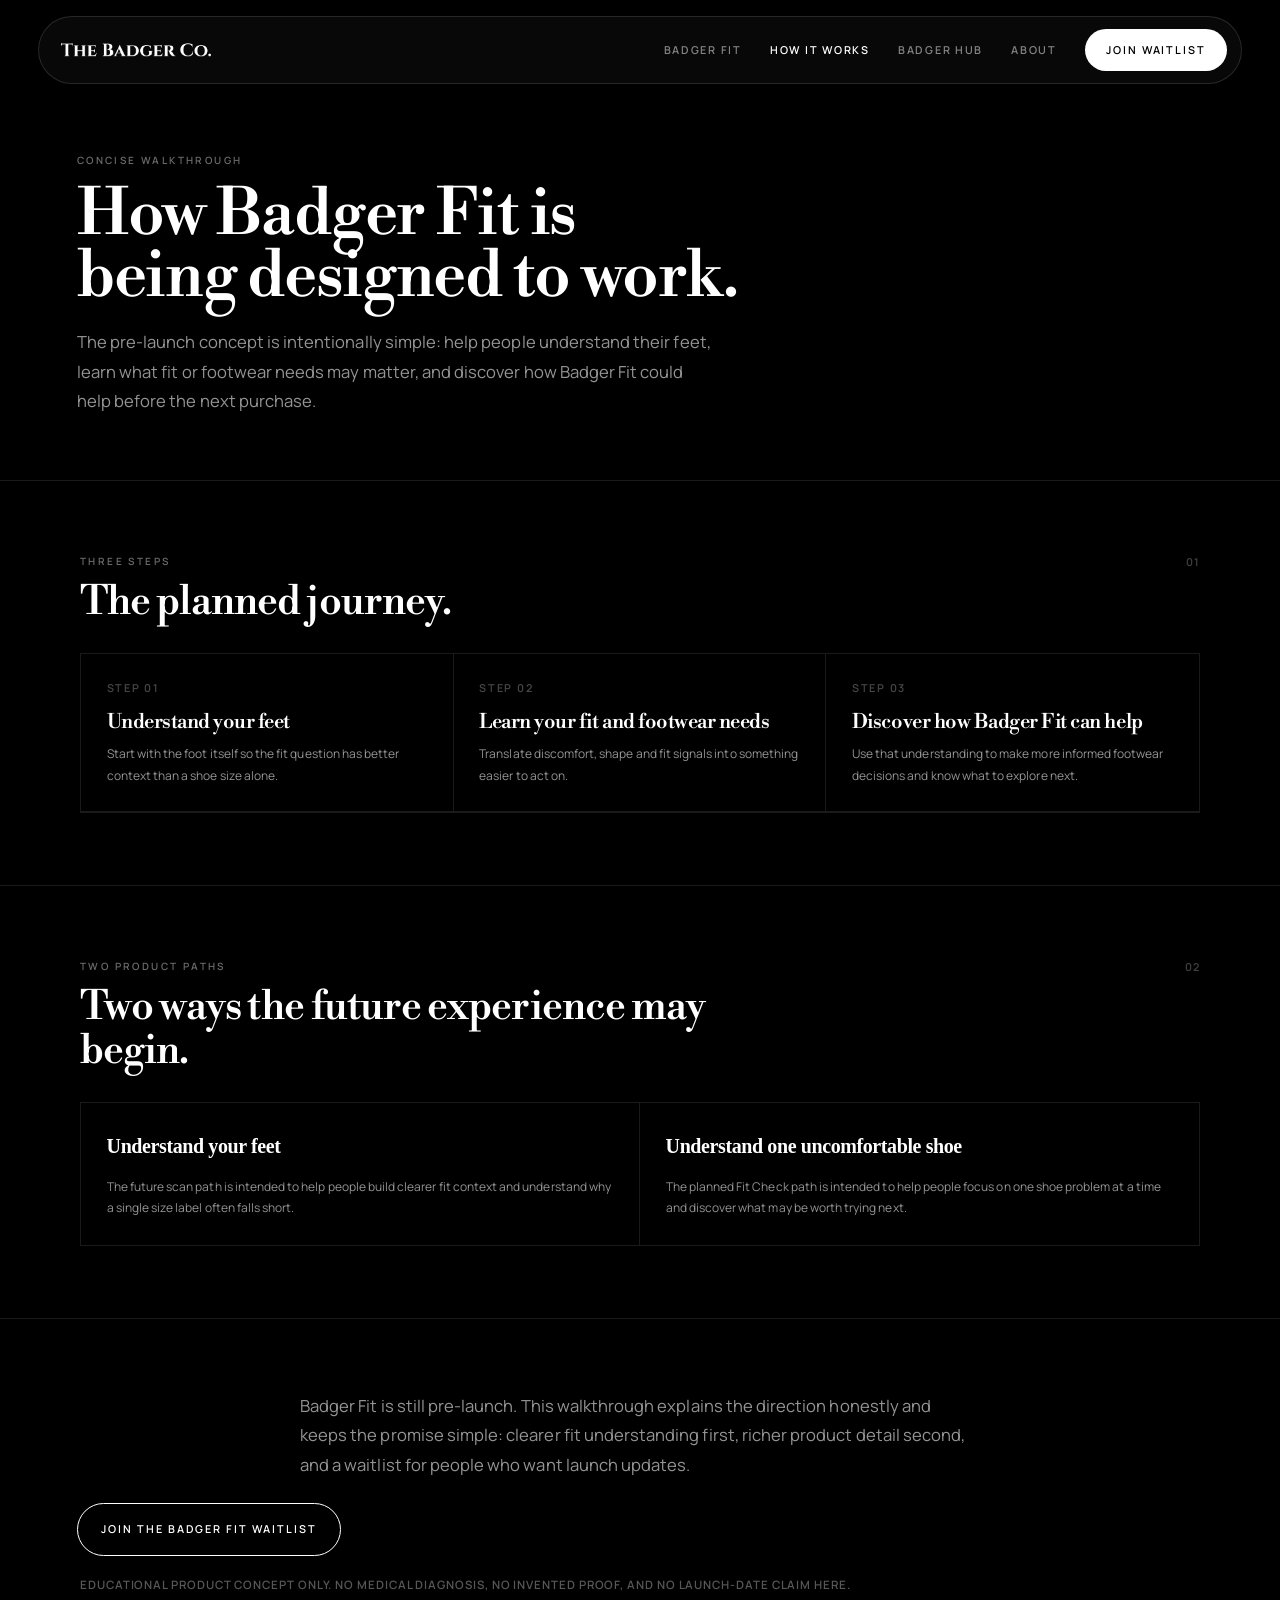
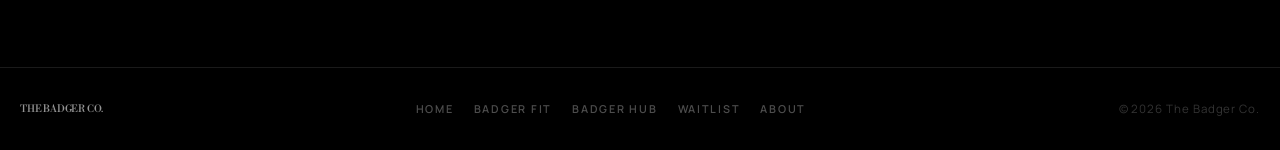
<file: how-it-works.html>
<!DOCTYPE html>
<html lang="en">
<head>
<meta charset="UTF-8">
<meta name="viewport" content="width=device-width, initial-scale=1.0">
<link rel="icon" type="image/png" href="apple-touch-icon.png">
<link rel="apple-touch-icon" href="apple-touch-icon.png">
<title>How Badger Fit Works | Pre-Launch Walkthrough</title>
<meta name="description" content="See the planned three-step Badger Fit journey and how the future experience is intended to help with footwear-fit decisions before launch.">
<meta name="robots" content="index, follow">
<link rel="canonical" href="https://thebadgerco.in/how-it-works.html">
<meta property="og:title" content="How Badger Fit Works">
<meta property="og:description" content="A concise pre-launch walkthrough of the future Badger Fit experience.">
<meta property="og:url" content="https://thebadgerco.in/how-it-works.html">
<meta property="og:type" content="website">
<link rel="preconnect" href="https://fonts.googleapis.com">
<link href="https://fonts.googleapis.com/css2?family=Libre+Bodoni:ital,wght@0,400;0,500;0,700;1,400&family=Manrope:wght@400;500;600;700&display=swap" rel="stylesheet">
<style>
*{box-sizing:border-box;margin:0;padding:0}
:root{--blk:#000;--wht:#fff;--rule:rgba(255,255,255,.1);--muted:rgba(255,255,255,.58);--grey:#8A8A8A}
html{scroll-behavior:smooth}
body{background:var(--blk);color:var(--wht);font-family:'Inter',sans-serif;overflow-x:hidden;line-height:1.5}
.serif{font-family:'Playfair Display',serif}.mono{font-family:'IBM Plex Mono',monospace}
.tag{font-family:'IBM Plex Mono',monospace;font-size:10px;letter-spacing:.3em;text-transform:uppercase;color:rgba(255,255,255,.42)}
a{color:inherit}:focus-visible{outline:1.5px solid var(--grey);outline-offset:3px}
nav{position:fixed;top:0;left:0;right:0;z-index:100;display:flex;justify-content:space-between;align-items:center;padding:1.25rem 1.75rem;border-bottom:.5px solid var(--rule);background:rgba(0,0,0,.94);backdrop-filter:blur(8px)}
.nav-logo{font-family:'Playfair Display',serif;font-size:11px;letter-spacing:.4em;text-transform:uppercase;color:var(--wht);text-decoration:none}
.nav-toggle{display:none;background:transparent;border:.5px solid var(--rule);color:var(--wht);font-family:'IBM Plex Mono',monospace;font-size:10px;letter-spacing:.15em;text-transform:uppercase;padding:.55rem .9rem;cursor:pointer}
.nav-panel{display:flex;align-items:center;gap:1.75rem}.nav-links{display:flex;gap:1.75rem;align-items:center}
.nav-link{font-family:'IBM Plex Mono',monospace;font-size:10px;letter-spacing:.18em;text-transform:uppercase;color:rgba(255,255,255,.5);text-decoration:none}
.nav-link.active,.nav-link:hover{color:var(--wht)}
.nav-cta{font-family:'IBM Plex Mono',monospace;font-size:10px;letter-spacing:.18em;text-transform:uppercase;color:var(--blk);background:var(--wht);padding:.7rem 1.3rem;text-decoration:none;white-space:nowrap;border-radius:999px}
.nav-close{display:none}
@media(max-width:900px){.nav-toggle{display:block}.nav-panel{position:fixed;top:0;left:0;right:0;bottom:0;background:#000;flex-direction:column;justify-content:center;align-items:flex-start;padding:6rem 2rem 2rem;gap:2rem;transform:translateX(100%);transition:transform .3s ease;z-index:200}.nav-panel.open{transform:translateX(0)}.nav-links{flex-direction:column;gap:1.75rem;align-items:flex-start;width:100%}.nav-link{font-size:14px}.nav-cta{width:100%;text-align:center;padding:1rem}.nav-close{display:block;position:absolute;top:1.5rem;right:1.75rem;background:none;border:.5px solid var(--rule);color:var(--wht);font-family:'IBM Plex Mono',monospace;font-size:10px;padding:.55rem .9rem;cursor:pointer}}
.page-header{padding:9.5rem clamp(1.25rem,6vw,6rem) 4rem;border-bottom:.5px solid var(--rule)}
.page-title{font-family:'Playfair Display',serif;font-size:clamp(34px,5.5vw,64px);font-weight:900;line-height:1.02;margin:1rem 0 1.2rem;max-width:760px}
.page-sub{font-size:14px;color:var(--muted);max-width:620px;line-height:1.85}
.sec{padding:4.5rem clamp(1.25rem,6vw,6rem);border-bottom:.5px solid var(--rule)}
.sec>*{max-width:1120px;margin-left:auto;margin-right:auto}
.sec-hd{display:flex;justify-content:space-between;align-items:flex-start;margin-bottom:1.8rem;gap:1rem;flex-wrap:wrap}
.sec-title{font-family:'Playfair Display',serif;font-size:clamp(24px,3.5vw,40px);font-weight:900;line-height:1.06;max-width:660px}
.sec-n{font-family:'IBM Plex Mono',monospace;font-size:10px;color:rgba(255,255,255,.25);letter-spacing:.3em}
.body-copy{font-size:14px;color:var(--muted);line-height:1.85;max-width:680px}
.flow{display:grid;grid-template-columns:repeat(3,1fr);border:.5px solid var(--rule)}
.fc{padding:1.6rem;border-right:.5px solid var(--rule);border-bottom:.5px solid var(--rule)}
.fc:last-child{border-right:none}
.fn{font-family:'IBM Plex Mono',monospace;font-size:10px;color:rgba(255,255,255,.28);letter-spacing:.22em;margin-bottom:.9rem}
.ft2{font-family:'Playfair Display',serif;font-size:20px;font-weight:700;margin-bottom:.55rem}
.fs{font-family:'Inter',sans-serif;font-size:12px;color:rgba(255,255,255,.58);line-height:1.75}
.compare{display:grid;grid-template-columns:1fr 1fr;border:.5px solid var(--rule)}.compare-col{padding:1.6rem;border-right:.5px solid var(--rule)}.compare-col:last-child{border-right:none}.compare-col h3{font-family:'Playfair Display',serif;font-size:20px;font-weight:700;margin-bottom:.8rem}.compare-col p{font-size:12px;color:var(--muted);line-height:1.8}
.btn{display:inline-block;font-family:'IBM Plex Mono',monospace;font-size:10px;letter-spacing:.18em;text-transform:uppercase;padding:1rem 1.45rem;text-decoration:none;border:.5px solid var(--wht);border-radius:999px;color:var(--wht);background:transparent}.btn:hover{background:var(--wht);color:var(--blk)}
.disclaimer{font-family:'IBM Plex Mono',monospace;font-size:10px;color:rgba(255,255,255,.34);letter-spacing:.08em;line-height:1.8}
footer{padding:2rem 1.25rem;display:flex;justify-content:space-between;align-items:center;border-top:.5px solid var(--rule);flex-wrap:wrap;gap:1rem}
.ft-logo{font-family:'Playfair Display',serif;font-size:10px;letter-spacing:.35em;text-transform:uppercase;color:var(--muted)}
.ft-links{display:flex;gap:1.25rem;flex-wrap:wrap}
.ft-link{font-family:'IBM Plex Mono',monospace;font-size:10px;letter-spacing:.12em;text-transform:uppercase;color:rgba(255,255,255,.3);text-decoration:none}
.ft-copy{font-family:'IBM Plex Mono',monospace;font-size:10px;color:rgba(255,255,255,.2)}
@media(max-width:900px){.flow,.compare{grid-template-columns:1fr}.fc,.compare-col{border-right:none;border-bottom:.5px solid var(--rule)}.compare-col:last-child,.fc:last-child{border-bottom:none}}
.nav-toggle,.nav-close{min-width:44px;min-height:44px}
@media(max-width:900px){.nav-panel{visibility:hidden}.nav-panel.open{visibility:visible}.nav-link{min-height:44px;display:flex;align-items:center}.ft-link{min-height:44px;display:inline-flex;align-items:center}}
@media(prefers-reduced-motion:reduce){html{scroll-behavior:auto!important}}
@media(min-width:901px){nav{top:1rem;left:clamp(1rem,3vw,2.5rem);right:clamp(1rem,3vw,2.5rem);max-width:1280px;margin:0 auto;padding:.78rem .85rem .78rem 1.35rem;border:1px solid rgba(255,255,255,.13);border-radius:999px;background:rgba(10,10,10,.84);box-shadow:0 16px 48px rgba(0,0,0,.28)}}
@media(max-width:900px){nav{top:.75rem;left:.75rem;right:.75rem;padding:.7rem 1rem;border:1px solid rgba(255,255,255,.13);border-radius:16px;background:rgba(10,10,10,.92)}.nav-panel{border-radius:0}.sec,.page-header{padding-left:1rem;padding-right:1rem}}
.nav-logo{display:block;width:150px;height:38px;flex:0 0 150px;background:url("bflogo.png") center/contain no-repeat;font-size:0!important;letter-spacing:0!important;overflow:hidden}
</style>
<link rel="stylesheet" href="site-overrides.css">
</head>
<body>
<nav>
  <a href="index.html" class="nav-logo serif" aria-label="The Badger Co. home"><img src="bflogo.png" alt="The Badger Co."></a>
  <button id="navToggle" class="nav-toggle mono" aria-expanded="false" aria-controls="navPanel" aria-label="Open navigation menu">Menu</button>
  <div id="navPanel" class="nav-panel">
    <button id="navClose" class="nav-close mono" aria-label="Close navigation menu">Close ✕</button>
    <div class="nav-links">
      <a href="badgerfit.html" class="nav-link mono">Badger Fit</a>
      <a href="how-it-works.html" class="nav-link active mono">How It Works</a>
      <a href="badger-hub.html" class="nav-link mono">Badger Hub</a>
      <a href="about.html" class="nav-link mono">About</a>
    </div>
    <a href="waitlist.html" class="nav-cta mono">Join Waitlist</a>
  </div>
</nav>
<header class="page-header">
  <div class="tag" style="margin-bottom:1rem">Concise Walkthrough</div>
  <h1 class="page-title serif">How Badger Fit is being designed to work.</h1>
  <p class="page-sub">The pre-launch concept is intentionally simple: help people understand their feet, learn what fit or footwear needs may matter, and discover how Badger Fit could help before the next purchase.</p>
</header>

<section class="sec">
  <div class="sec-hd"><div><div class="tag" style="margin-bottom:.6rem">Three Steps</div><h2 class="sec-title serif">The planned journey.</h2></div><div class="sec-n mono">01</div></div>
  <div class="flow process-flow">
    <div class="fc"><div class="fn mono">Step 01</div><div class="ft2 serif">Understand your feet</div><p class="fs mono">Start with the foot itself so the fit question has better context than a shoe size alone.</p></div>
    <div class="fc"><div class="fn mono">Step 02</div><div class="ft2 serif">Learn your fit and footwear needs</div><p class="fs mono">Translate discomfort, shape and fit signals into something easier to act on.</p></div>
    <div class="fc"><div class="fn mono">Step 03</div><div class="ft2 serif">Discover how Badger Fit can help</div><p class="fs mono">Use that understanding to make more informed footwear decisions and know what to explore next.</p></div>
  </div>
</section>

<section class="sec">
  <div class="sec-hd"><div><div class="tag" style="margin-bottom:.6rem">Two Product Paths</div><h2 class="sec-title serif">Two ways the future experience may begin.</h2></div><div class="sec-n mono">02</div></div>
  <div class="compare">
    <div class="compare-col"><h3>Understand your feet</h3><p>The future scan path is intended to help people build clearer fit context and understand why a single size label often falls short.</p></div>
    <div class="compare-col"><h3>Understand one uncomfortable shoe</h3><p>The planned Fit Check path is intended to help people focus on one shoe problem at a time and discover what may be worth trying next.</p></div>
  </div>
</section>

<section class="sec" style="border-bottom:none">
  <p class="body-copy" style="max-width:680px">Badger Fit is still pre-launch. This walkthrough explains the direction honestly and keeps the promise simple: clearer fit understanding first, richer product detail second, and a waitlist for people who want launch updates.</p>
  <a href="waitlist.html" class="btn mono" style="margin-top:1.5rem">Join the Badger Fit Waitlist</a>
  <p class="disclaimer" style="margin-top:1.25rem">Educational product concept only. No medical diagnosis, no invented proof, and no launch-date claim here.</p>
</section>

<footer>
  <div class="ft-logo serif">The Badger Co.</div>
  <div class="ft-links">
    <a href="index.html" class="ft-link mono">Home</a>
    <a href="badgerfit.html" class="ft-link mono">Badger Fit</a>
    <a href="badger-hub.html" class="ft-link mono">Badger Hub</a>
    <a href="waitlist.html" class="ft-link mono">Waitlist</a>
    <a href="about.html" class="ft-link mono">About</a>
  </div>
  <div class="ft-copy mono">© 2026 The Badger Co.</div>
</footer>

<script>
var toggle=document.getElementById('navToggle'),panel=document.getElementById('navPanel'),closeBtn=document.getElementById('navClose');
function openMenu(){panel.classList.add('open');toggle.setAttribute('aria-expanded','true');document.body.style.overflow='hidden';closeBtn.focus();}
function closeMenu(){panel.classList.remove('open');toggle.setAttribute('aria-expanded','false');document.body.style.overflow='';toggle.focus();}
toggle.addEventListener('click',function(){panel.classList.contains('open')?closeMenu():openMenu();});
closeBtn.addEventListener('click',closeMenu);
document.addEventListener('keydown',function(e){if(e.key==='Escape'&&panel.classList.contains('open'))closeMenu();});
panel.querySelectorAll('a').forEach(function(a){a.addEventListener('click',closeMenu);});
document.addEventListener("keydown",function(e){if(e.key!=="Tab"||!panel.classList.contains("open"))return;var items=Array.from(panel.querySelectorAll("a,button")).filter(function(el){return el.getClientRects().length>0});if(!items.length)return;var first=items[0],last=items[items.length-1];if(e.shiftKey&&document.activeElement===first){e.preventDefault();last.focus()}else if(!e.shiftKey&&document.activeElement===last){e.preventDefault();first.focus()}});
</script>
</body>
</html>
</file>
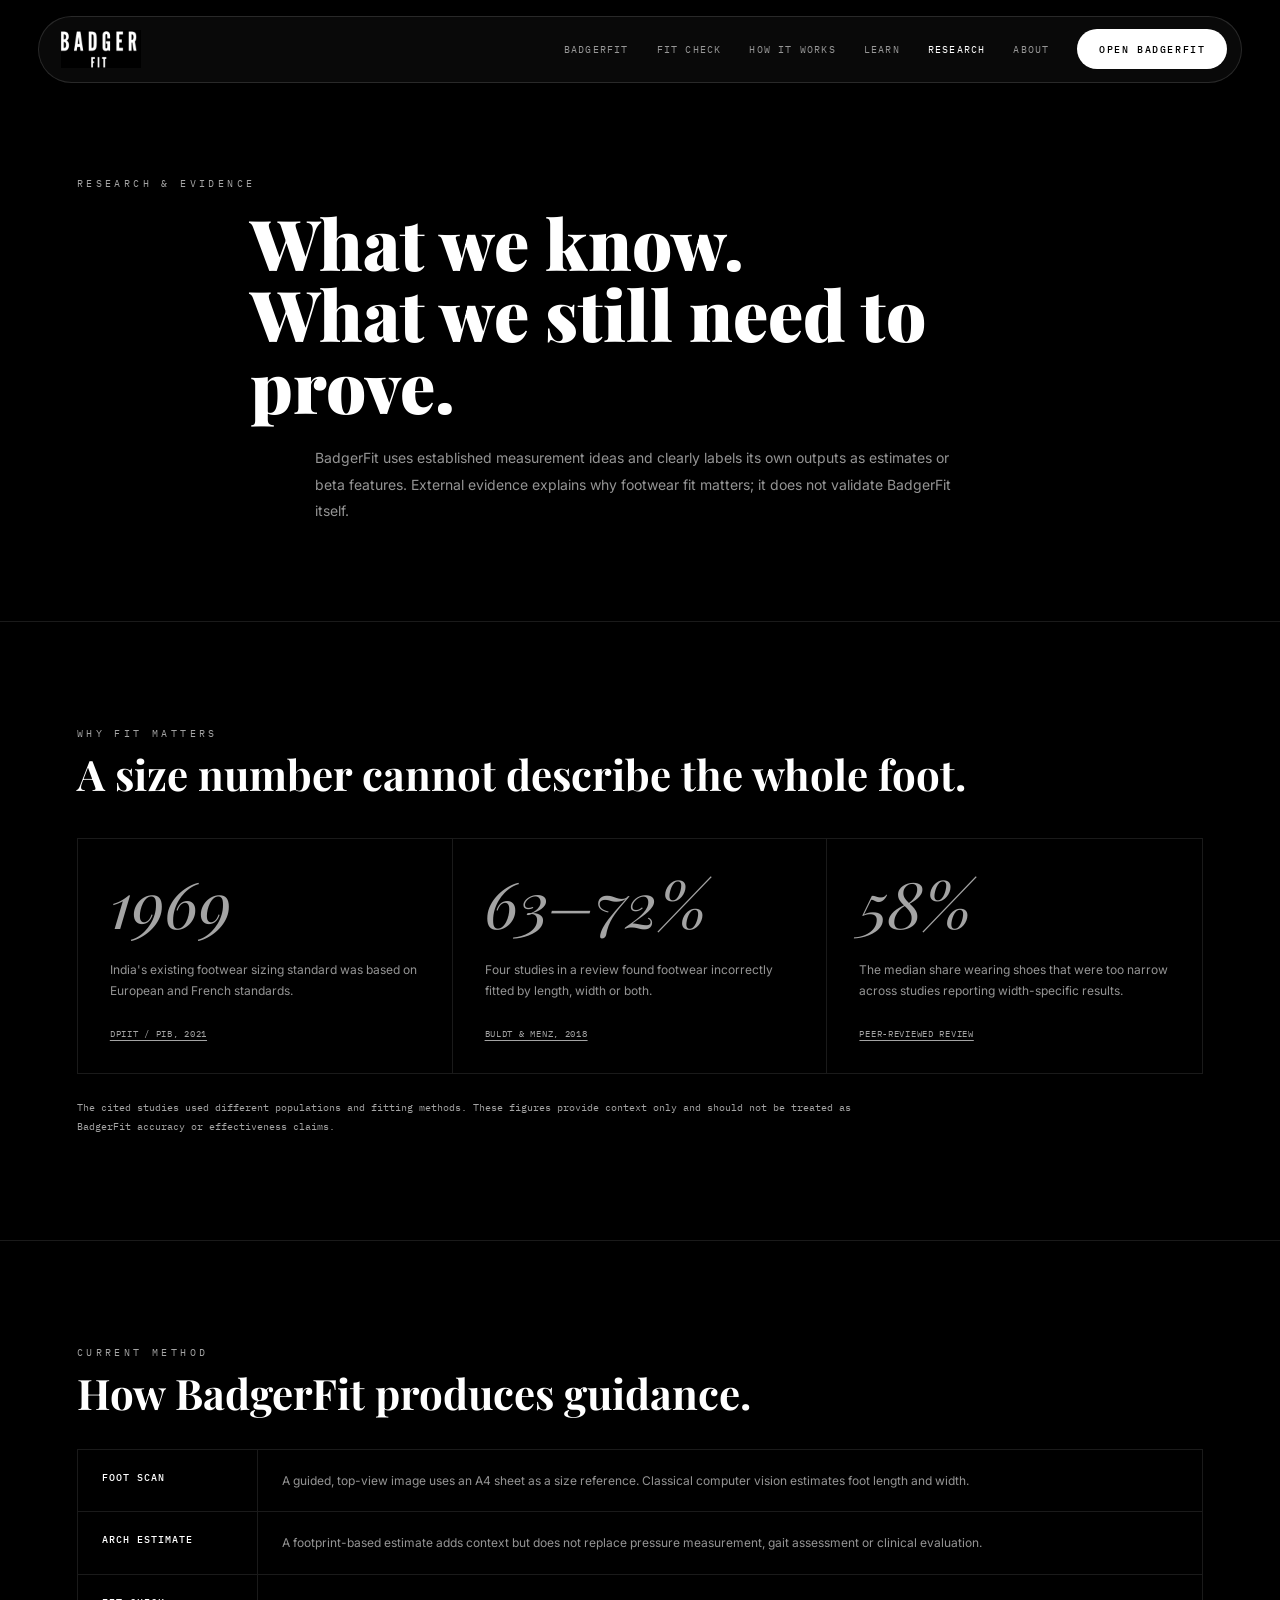
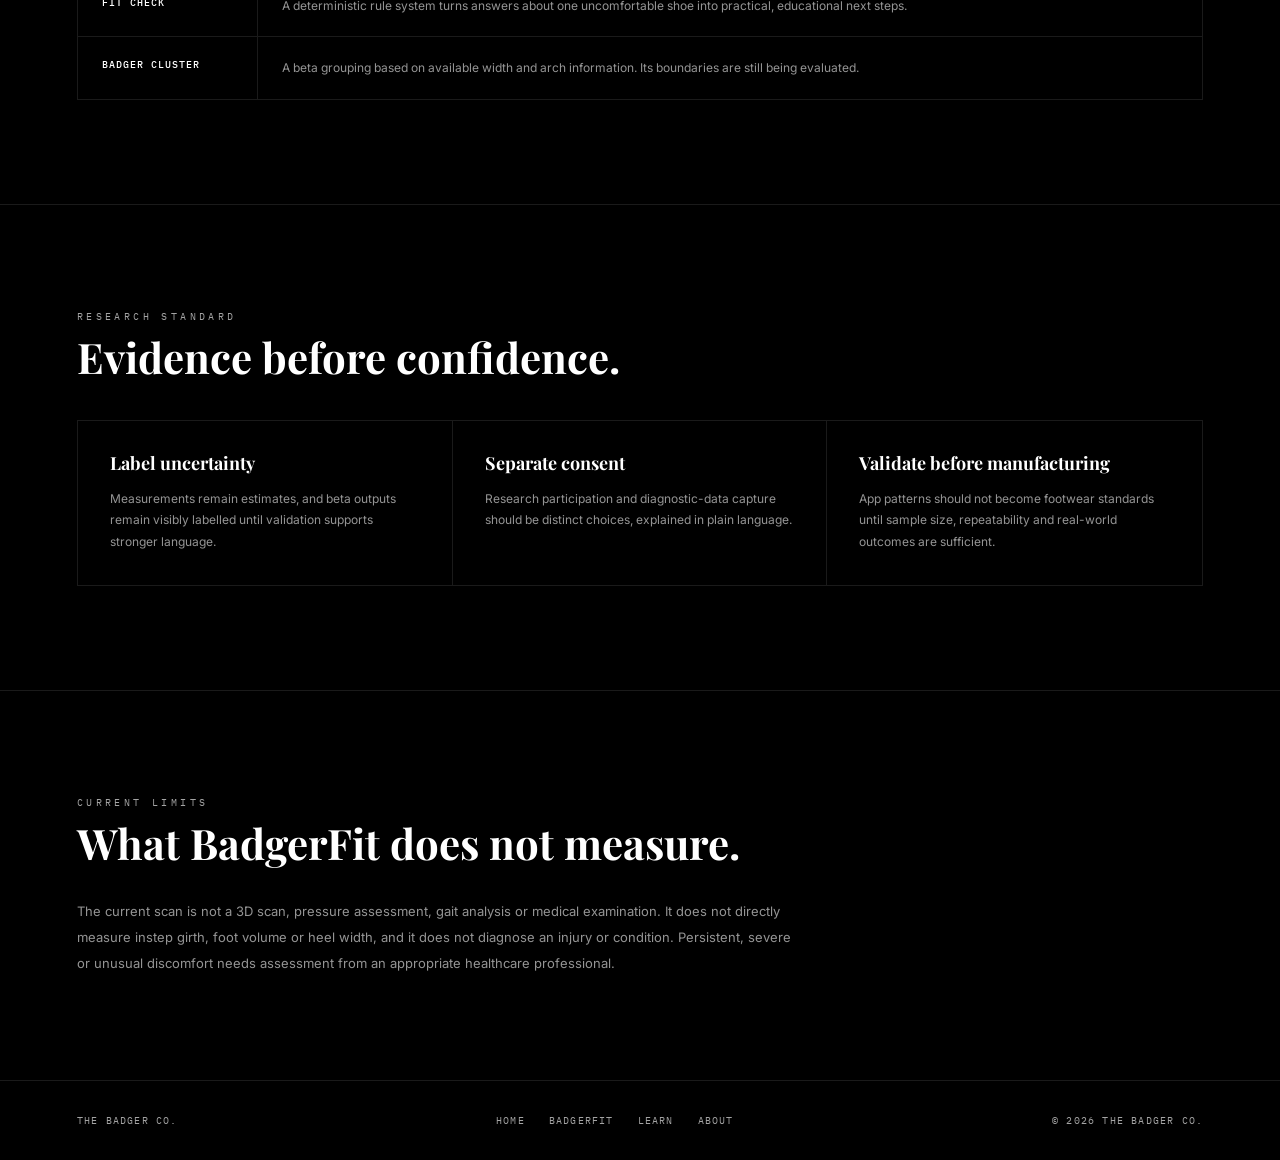
<file: research.html>
<!DOCTYPE html>
<html lang="en">
<head>
<meta charset="UTF-8">
<meta name="viewport" content="width=device-width, initial-scale=1.0">
<link rel="icon" type="image/png" href="apple-touch-icon.png">
<link rel="apple-touch-icon" href="apple-touch-icon.png">
<title>Research | THE BADGER CO.</title>
<meta name="description" content="The evidence, methods and current limitations behind BadgerFit's educational footwear guidance.">
<meta name="robots" content="index, follow">
<link rel="canonical" href="https://thebadgerco.in/research.html">
<meta property="og:title" content="Research | THE BADGER CO.">
<meta property="og:description" content="Explore the evidence, methods and limitations behind BadgerFit.">
<meta property="og:url" content="https://thebadgerco.in/research.html">
<meta property="og:type" content="website">
<link rel="preconnect" href="https://fonts.googleapis.com">
<link href="https://fonts.googleapis.com/css2?family=Playfair+Display:ital,wght@0,700;0,900&family=IBM+Plex+Mono:wght@300;400;500&family=Inter:wght@300;400;500&display=swap" rel="stylesheet">
<style>
*{box-sizing:border-box;margin:0;padding:0}
:root{--blk:#000;--wht:#fff;--rule:rgba(255,255,255,.1);--muted:rgba(255,255,255,.58);--grey:#a4a4a4}
html{scroll-behavior:smooth}
body{background:var(--blk);color:var(--wht);font-family:'Inter',sans-serif;line-height:1.5;overflow-x:hidden}
.serif{font-family:'Playfair Display',serif}.mono{font-family:'IBM Plex Mono',monospace}
.tag{font:400 10px/1.5 'IBM Plex Mono',monospace;letter-spacing:.34em;text-transform:uppercase;color:var(--grey)}
a{color:inherit}:focus-visible{outline:1.5px solid var(--grey);outline-offset:3px}
nav{position:fixed;top:1rem;left:clamp(1rem,3vw,2.5rem);right:clamp(1rem,3vw,2.5rem);z-index:100;max-width:1280px;margin:0 auto;padding:.78rem .85rem .78rem 1.35rem;border:1px solid rgba(255,255,255,.13);border-radius:999px;background:rgba(10,10,10,.9);display:flex;justify-content:space-between;align-items:center;backdrop-filter:blur(8px)}
.nav-logo{display:block;width:80px;height:38px;flex:0 0 80px;background:url("apple-touch-icon.png") center/135px 135px no-repeat;font-size:0;overflow:hidden}
.nav-panel,.nav-links{display:flex;align-items:center}.nav-panel{gap:1.75rem}.nav-links{gap:1.75rem}
.nav-link{font:400 10px/1.5 'IBM Plex Mono',monospace;letter-spacing:.12em;text-transform:uppercase;color:rgba(255,255,255,.58);text-decoration:none}.nav-link.active,.nav-link:hover{color:#fff}
.nav-cta{font:500 10px/1.5 'IBM Plex Mono',monospace;letter-spacing:.16em;text-transform:uppercase;color:#000;background:#fff;padding:.78rem 1.35rem;border-radius:999px;text-decoration:none;white-space:nowrap}
.nav-toggle,.nav-close{display:none;min-width:44px;min-height:44px;background:transparent;border:1px solid var(--rule);color:#fff;font:400 10px 'IBM Plex Mono',monospace;text-transform:uppercase}
.page-header{padding:11rem clamp(1.5rem,6vw,6rem) 6rem;border-bottom:1px solid var(--rule)}
.page-header>*{max-width:1200px;margin-left:auto;margin-right:auto}.page-title{font-size:clamp(36px,6vw,70px);font-weight:900;line-height:1.02;margin-top:1rem;max-width:780px}.page-sub{font-size:14px;color:var(--muted);max-width:650px;line-height:1.9;margin-top:1.5rem}
.sec{padding:6.5rem clamp(1.5rem,6vw,6rem);border-bottom:1px solid var(--rule)}.inner{max-width:1200px;margin:0 auto}.sec-title{font-size:clamp(24px,3.5vw,42px);line-height:1.08;margin:.7rem 0 2rem}.body-copy{font-size:13px;color:var(--muted);line-height:2;max-width:720px}
.evidence-grid,.principle-grid{display:grid;grid-template-columns:repeat(3,1fr);border:1px solid var(--rule);margin-top:2.5rem}.card{padding:2rem;border-right:1px solid var(--rule);min-height:230px;display:flex;flex-direction:column;justify-content:space-between;gap:1.5rem}.card:last-child{border-right:none}.number{font:italic 400 clamp(36px,5vw,64px)/1 'Playfair Display',serif;color:var(--grey)}.card p{font-size:12px;color:var(--muted);line-height:1.8}.source{font:400 9px/1.7 'IBM Plex Mono',monospace;letter-spacing:.08em;text-transform:uppercase;color:var(--grey)}.source a{text-underline-offset:3px}
.method{display:grid;grid-template-columns:180px 1fr;border:1px solid var(--rule);margin-top:1rem}.method dt,.method dd{padding:1.25rem 1.5rem;border-bottom:1px solid var(--rule)}.method dt{font:500 10px/1.6 'IBM Plex Mono',monospace;text-transform:uppercase;letter-spacing:.1em;border-right:1px solid var(--rule)}.method dd{font-size:12px;color:var(--muted);line-height:1.8}.method dt:last-of-type,.method dd:last-of-type{border-bottom:none}
.principle{padding:2rem;border-right:1px solid var(--rule)}.principle:last-child{border-right:none}.principle h3{font:700 18px/1.2 'Playfair Display',serif;margin-bottom:.8rem}.principle p{font-size:12px;color:var(--muted);line-height:1.8}
.note{margin-top:1.5rem;font:400 10px/1.9 'IBM Plex Mono',monospace;color:var(--grey);max-width:800px}
footer{padding:2rem clamp(1.5rem,6vw,6rem);display:flex;justify-content:space-between;align-items:center;gap:1rem;flex-wrap:wrap}.ft-logo,.ft-link,.ft-copy{font:400 10px/1.5 'IBM Plex Mono',monospace;text-transform:uppercase;letter-spacing:.12em;color:var(--grey)}.ft-links{display:flex;gap:1.5rem;flex-wrap:wrap}.ft-link{text-decoration:none}
@media(max-width:900px){nav{top:.75rem;left:.75rem;right:.75rem;border-radius:16px;padding:.7rem 1rem}.nav-toggle{display:block}.nav-panel{visibility:hidden;position:fixed;inset:0;background:#000;flex-direction:column;justify-content:center;align-items:flex-start;padding:6rem 2rem 2rem;gap:2rem;transform:translateX(100%);transition:transform .3s;z-index:200}.nav-panel.open{visibility:visible;transform:translateX(0)}.nav-links{flex-direction:column;align-items:flex-start}.nav-link{min-height:44px;display:flex;align-items:center;font-size:14px}.nav-cta{width:100%;text-align:center}.nav-close{display:block;position:absolute;top:1.5rem;right:1.75rem}.evidence-grid,.principle-grid{grid-template-columns:1fr}.card,.principle{border-right:none;border-bottom:1px solid var(--rule)}.card:last-child,.principle:last-child{border-bottom:none}.method{grid-template-columns:1fr}.method dt{border-right:none;padding-bottom:.3rem}.method dd{padding-top:.3rem}.method dt:not(:first-child){border-top:1px solid var(--rule)}.method dt,.method dd{border-bottom:none}}
@media(prefers-reduced-motion:reduce){html{scroll-behavior:auto}.nav-panel{transition:none}}
</style>
</head>
<body>
<nav>
  <a href="index.html" class="nav-logo" aria-label="BadgerFit home">BadgerFit</a>
  <button id="navToggle" class="nav-toggle" aria-expanded="false" aria-controls="navPanel" aria-label="Open navigation menu">Menu</button>
  <div id="navPanel" class="nav-panel">
    <button id="navClose" class="nav-close" aria-label="Close navigation menu">Close ✕</button>
    <div class="nav-links">
      <a href="badgerfit.html" class="nav-link">BadgerFit</a>
      <a href="fit-check.html" class="nav-link">Fit Check</a>
      <a href="how-it-works.html" class="nav-link">How It Works</a>
      <a href="learn.html" class="nav-link">Learn</a>
      <a href="research.html" class="nav-link active">Research</a>
      <a href="about.html" class="nav-link">About</a>
    </div>
    <a href="https://badger-eight.vercel.app/" class="nav-cta">Open BadgerFit</a>
  </div>
</nav>
<header class="page-header">
  <div class="tag">Research &amp; Evidence</div>
  <h1 class="page-title serif">What we know.<br>What we still need to prove.</h1>
  <p class="page-sub">BadgerFit uses established measurement ideas and clearly labels its own outputs as estimates or beta features. External evidence explains why footwear fit matters; it does not validate BadgerFit itself.</p>
</header>
<main>
  <section class="sec">
    <div class="inner">
      <div class="tag">Why Fit Matters</div>
      <h2 class="sec-title serif">A size number cannot describe the whole foot.</h2>
      <div class="evidence-grid">
        <article class="card"><div class="number">1969</div><p>India's existing footwear sizing standard was based on European and French standards.</p><div class="source"><a href="https://www.pib.gov.in/PressReleasePage.aspx?PRID=1780053">DPIIT / PIB, 2021</a></div></article>
        <article class="card"><div class="number">63–72%</div><p>Four studies in a review found footwear incorrectly fitted by length, width or both.</p><div class="source"><a href="https://pmc.ncbi.nlm.nih.gov/articles/PMC6064070/">Buldt &amp; Menz, 2018</a></div></article>
        <article class="card"><div class="number">58%</div><p>The median share wearing shoes that were too narrow across studies reporting width-specific results.</p><div class="source"><a href="https://pmc.ncbi.nlm.nih.gov/articles/PMC6064070/">Peer-reviewed review</a></div></article>
      </div>
      <p class="note">The cited studies used different populations and fitting methods. These figures provide context only and should not be treated as BadgerFit accuracy or effectiveness claims.</p>
    </div>
  </section>
  <section class="sec">
    <div class="inner">
      <div class="tag">Current Method</div>
      <h2 class="sec-title serif">How BadgerFit produces guidance.</h2>
      <dl class="method">
        <dt>Foot scan</dt><dd>A guided, top-view image uses an A4 sheet as a size reference. Classical computer vision estimates foot length and width.</dd>
        <dt>Arch estimate</dt><dd>A footprint-based estimate adds context but does not replace pressure measurement, gait assessment or clinical evaluation.</dd>
        <dt>Fit Check</dt><dd>A deterministic rule system turns answers about one uncomfortable shoe into practical, educational next steps.</dd>
        <dt>Badger Cluster</dt><dd>A beta grouping based on available width and arch information. Its boundaries are still being evaluated.</dd>
      </dl>
    </div>
  </section>
  <section class="sec">
    <div class="inner">
      <div class="tag">Research Standard</div>
      <h2 class="sec-title serif">Evidence before confidence.</h2>
      <div class="principle-grid">
        <div class="principle"><h3>Label uncertainty</h3><p>Measurements remain estimates, and beta outputs remain visibly labelled until validation supports stronger language.</p></div>
        <div class="principle"><h3>Separate consent</h3><p>Research participation and diagnostic-data capture should be distinct choices, explained in plain language.</p></div>
        <div class="principle"><h3>Validate before manufacturing</h3><p>App patterns should not become footwear standards until sample size, repeatability and real-world outcomes are sufficient.</p></div>
      </div>
    </div>
  </section>
  <section class="sec">
    <div class="inner">
      <div class="tag">Current Limits</div>
      <h2 class="sec-title serif">What BadgerFit does not measure.</h2>
      <p class="body-copy">The current scan is not a 3D scan, pressure assessment, gait analysis or medical examination. It does not directly measure instep girth, foot volume or heel width, and it does not diagnose an injury or condition. Persistent, severe or unusual discomfort needs assessment from an appropriate healthcare professional.</p>
    </div>
  </section>
</main>
<footer>
  <div class="ft-logo">The Badger Co.</div>
  <div class="ft-links"><a href="index.html" class="ft-link">Home</a><a href="badgerfit.html" class="ft-link">BadgerFit</a><a href="learn.html" class="ft-link">Learn</a><a href="about.html" class="ft-link">About</a></div>
  <div class="ft-copy">© 2026 The Badger Co.</div>
</footer>
<script>
var toggle=document.getElementById('navToggle'),panel=document.getElementById('navPanel'),closeBtn=document.getElementById('navClose');
function openMenu(){panel.classList.add('open');toggle.setAttribute('aria-expanded','true');document.body.style.overflow='hidden';closeBtn.focus()}
function closeMenu(){panel.classList.remove('open');toggle.setAttribute('aria-expanded','false');document.body.style.overflow='';toggle.focus()}
toggle.addEventListener('click',function(){panel.classList.contains('open')?closeMenu():openMenu()});closeBtn.addEventListener('click',closeMenu);
document.addEventListener('keydown',function(e){if(e.key==='Escape'&&panel.classList.contains('open'))closeMenu()});panel.querySelectorAll('a').forEach(function(a){a.addEventListener('click',closeMenu)});
document.addEventListener('keydown',function(e){if(e.key!=='Tab'||!panel.classList.contains('open'))return;var items=Array.from(panel.querySelectorAll('a,button')).filter(function(el){return el.getClientRects().length>0});if(!items.length)return;var first=items[0],last=items[items.length-1];if(e.shiftKey&&document.activeElement===first){e.preventDefault();last.focus()}else if(!e.shiftKey&&document.activeElement===last){e.preventDefault();first.focus()}});
</script>
</body>
</html>
</file>
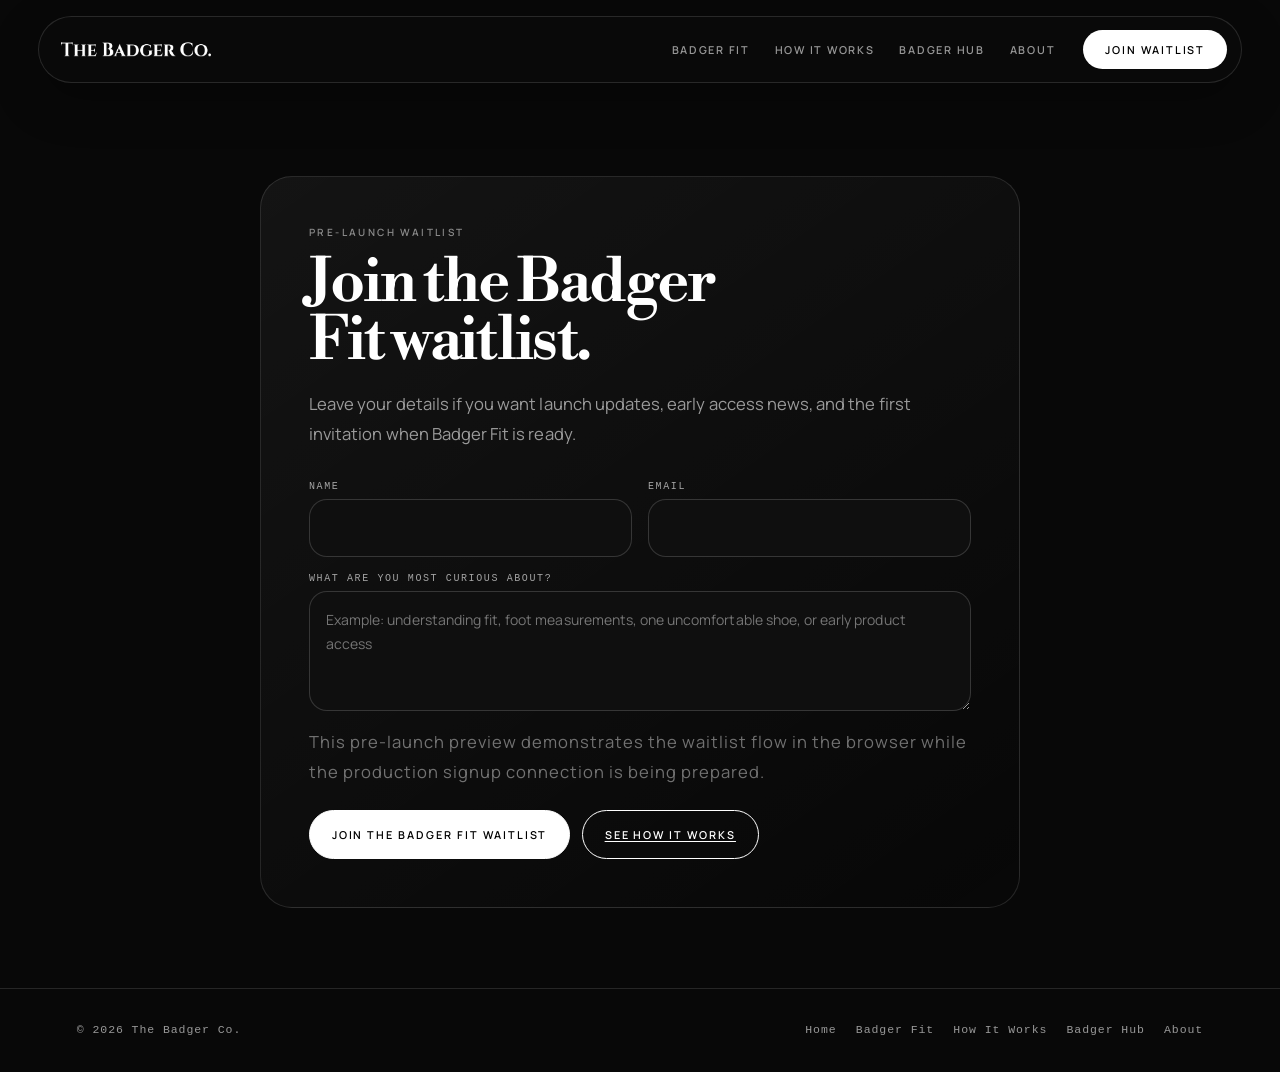
<file: waitlist.html>
<!DOCTYPE html>
<html lang="en">
<head>
<meta charset="UTF-8">
<meta name="viewport" content="width=device-width, initial-scale=1.0">
<link rel="icon" type="image/png" href="apple-touch-icon.png">
<link rel="apple-touch-icon" href="apple-touch-icon.png">
<title>Join the Badger Fit Waitlist</title>
<meta name="description" content="Join the Badger Fit waitlist for launch updates and early access news.">
<meta name="robots" content="index, follow">
<link rel="canonical" href="https://thebadgerco.in/waitlist.html">
<meta property="og:title" content="Join the Badger Fit Waitlist">
<meta property="og:description" content="Get launch updates and early access news from The Badger Co.">
<meta property="og:url" content="https://thebadgerco.in/waitlist.html">
<meta property="og:type" content="website">
<link rel="preconnect" href="https://fonts.googleapis.com">
<link href="https://fonts.googleapis.com/css2?family=Libre+Bodoni:ital,wght@0,400;0,500;0,700;1,400&family=Manrope:wght@400;500;600;700&display=swap" rel="stylesheet">
<style>
*{box-sizing:border-box;margin:0;padding:0}:root{--bg:#080808;--ink:#fff;--rule:rgba(255,255,255,.12);--muted:rgba(255,255,255,.58);--grey:#8a8a8a}body{background:var(--bg);color:var(--ink);font-family:Inter,sans-serif;line-height:1.55}a{color:inherit}:focus-visible{outline:2px solid var(--grey);outline-offset:3px}
nav{position:fixed;z-index:100;top:1rem;left:clamp(1rem,3vw,2.5rem);right:clamp(1rem,3vw,2.5rem);max-width:1280px;margin:auto;padding:.78rem .85rem .78rem 1.35rem;display:flex;align-items:center;justify-content:space-between;border:1px solid rgba(255,255,255,.13);border-radius:999px;background:rgba(10,10,10,.86);backdrop-filter:blur(14px);box-shadow:0 16px 48px rgba(0,0,0,.28)}.nav-logo{font:700 11px 'Playfair Display',serif;letter-spacing:.35em;text-transform:uppercase;text-decoration:none}.nav-panel,.nav-links{display:flex;align-items:center}.nav-panel{gap:1.75rem}.nav-links{gap:1.55rem}.nav-link{font:400 10px 'IBM Plex Mono',monospace;letter-spacing:.12em;text-transform:uppercase;color:rgba(255,255,255,.58);text-decoration:none}.nav-link:hover,.nav-link.active{color:#fff}.nav-cta{font:500 10px 'IBM Plex Mono',monospace;letter-spacing:.16em;text-transform:uppercase;color:#000;background:#fff;border-radius:999px;padding:.78rem 1.35rem;text-decoration:none}.nav-toggle,.nav-close{display:none}
.shell{padding:11rem clamp(1rem,6vw,6rem) 5rem;min-height:100vh;display:grid;place-items:center}.card{width:min(100%,760px);border:1px solid var(--rule);border-radius:32px;padding:clamp(1.5rem,4vw,3rem);background:linear-gradient(145deg,rgba(255,255,255,.05),transparent)}.tag{font:500 10px 'IBM Plex Mono',monospace;letter-spacing:.28em;text-transform:uppercase;color:var(--grey)}h1{font:900 clamp(34px,5vw,60px)/1 'Playfair Display',serif;margin:1rem 0 1.2rem}.lead{max-width:560px;color:var(--muted);font-size:14px;line-height:1.85;margin-bottom:2rem}
form{display:grid;gap:1rem}.field{display:grid;gap:.45rem}.label{font:500 10px 'IBM Plex Mono',monospace;letter-spacing:.16em;text-transform:uppercase;color:rgba(255,255,255,.62)}input,textarea{width:100%;background:#0f0f0f;border:1px solid rgba(255,255,255,.16);border-radius:18px;padding:1rem 1rem;color:#fff;font:400 14px/1.5 Manrope,sans-serif}textarea{min-height:120px;resize:vertical}.row{display:grid;grid-template-columns:1fr 1fr;gap:1rem}.note{font:400 10px/1.8 'IBM Plex Mono',monospace;color:rgba(255,255,255,.42);letter-spacing:.06em}.btn{display:inline-block;font:500 10px 'IBM Plex Mono',monospace;letter-spacing:.16em;text-transform:uppercase;border:1px solid #fff;border-radius:999px;padding:1rem 1.35rem;background:#fff;color:#000;cursor:pointer}.btn.secondary{background:transparent;color:#fff}.actions{display:flex;gap:.75rem;flex-wrap:wrap;align-items:center;margin-top:.5rem}.success{display:none;border-top:1px solid var(--rule);margin-top:1.5rem;padding-top:1.5rem}.success.show{display:block}
footer{padding:2rem clamp(1rem,6vw,6rem);border-top:1px solid var(--rule);display:flex;justify-content:space-between;gap:1rem;flex-wrap:wrap;color:var(--muted);font:400 10px 'IBM Plex Mono',monospace}.ft-links{display:flex;gap:1.2rem;flex-wrap:wrap}.ft-links a{text-decoration:none}.nav-toggle,.nav-close{min-width:44px;min-height:44px}
@media(max-width:900px){nav{top:.75rem;left:.75rem;right:.75rem;border-radius:16px;padding:.7rem 1rem}.nav-toggle{display:block;background:none;border:1px solid var(--rule);border-radius:999px;color:#fff;font:500 10px 'IBM Plex Mono',monospace;padding:.6rem .9rem}.nav-panel{visibility:hidden;position:fixed;inset:0;background:#080808;flex-direction:column;justify-content:center;align-items:flex-start;padding:5rem 2rem;transform:translateX(100%);transition:.25s;z-index:200}.nav-panel.open{visibility:visible;transform:none}.nav-links{flex-direction:column;align-items:flex-start;gap:1.6rem}.nav-link{font-size:15px}.nav-cta{width:100%;text-align:center}.nav-close{display:block;position:absolute;top:1.5rem;right:1.5rem;background:none;border:1px solid var(--rule);border-radius:999px;color:#fff;padding:.6rem .9rem}.row{grid-template-columns:1fr}}
@media(prefers-reduced-motion:reduce){*{scroll-behavior:auto!important;transition:none!important}}
.nav-logo{display:block;width:150px;height:38px;flex:0 0 150px;background:url("bflogo.png") center/contain no-repeat;font-size:0!important;letter-spacing:0!important;overflow:hidden}
</style>
<link rel="stylesheet" href="site-overrides.css">
</head>
<body>
<nav><a href="index.html" class="nav-logo" aria-label="The Badger Co. home"><img src="bflogo.png" alt="The Badger Co."></a><button id="navToggle" class="nav-toggle" aria-expanded="false" aria-controls="navPanel">Menu</button><div id="navPanel" class="nav-panel"><button id="navClose" class="nav-close" aria-label="Close navigation">Close ✕</button><div class="nav-links"><a href="badgerfit.html" class="nav-link">Badger Fit</a><a href="how-it-works.html" class="nav-link">How It Works</a><a href="badger-hub.html" class="nav-link">Badger Hub</a><a href="about.html" class="nav-link">About</a></div><a href="waitlist.html" class="nav-cta">Join Waitlist</a></div></nav>
<main class="shell">
  <section class="card">
    <div class="tag">Pre-Launch Waitlist</div>
    <h1>Join the Badger Fit waitlist.</h1>
    <p class="lead">Leave your details if you want launch updates, early access news, and the first invitation when Badger Fit is ready.</p>
    <form id="waitlistForm">
      <div class="row">
        <div class="field"><label class="label" for="name">Name</label><input id="name" name="name" type="text" autocomplete="name" required></div>
        <div class="field"><label class="label" for="email">Email</label><input id="email" name="email" type="email" autocomplete="email" required></div>
      </div>
      <div class="field"><label class="label" for="interest">What are you most curious about?</label><textarea id="interest" name="interest" placeholder="Example: understanding fit, foot measurements, one uncomfortable shoe, or early product access"></textarea></div>
      <p class="note">This pre-launch preview demonstrates the waitlist flow in the browser while the production signup connection is being prepared.</p>
      <div class="actions">
        <button type="submit" class="btn">Join the Badger Fit Waitlist</button>
        <a href="how-it-works.html" class="btn secondary">See How It Works</a>
      </div>
    </form>
    <div id="waitlistSuccess" class="success" aria-live="polite">
      <div class="tag">Thanks</div>
      <h2 style="font:700 28px/1.05 'Playfair Display',serif;margin:.8rem 0">You’re on the preview waitlist.</h2>
      <p class="lead" style="margin-bottom:0">We’ve saved your entry in this browser for the prototype flow. When the production waitlist is connected, this page can be swapped to the live signup without changing the surrounding experience.</p>
    </div>
  </section>
</main>
<footer><span>© 2026 The Badger Co.</span><div class="ft-links"><a href="index.html">Home</a><a href="badgerfit.html">Badger Fit</a><a href="how-it-works.html">How It Works</a><a href="badger-hub.html">Badger Hub</a><a href="about.html">About</a></div></footer>
<script>
var t=document.getElementById('navToggle'),toggle=t,p=document.getElementById('navPanel'),c=document.getElementById('navClose');
function openMenu(){p.classList.add('open');t.setAttribute('aria-expanded','true');document.body.style.overflow='hidden';c.focus()}
function closeMenu(){p.classList.remove('open');t.setAttribute('aria-expanded','false');document.body.style.overflow='';toggle.focus()}
t.addEventListener('click',function(){p.classList.contains('open')?closeMenu():openMenu()});c.addEventListener('click',closeMenu);document.addEventListener('keydown',function(e){if(e.key==='Escape'&&p.classList.contains('open'))closeMenu()});p.querySelectorAll('a').forEach(function(a){a.addEventListener('click',closeMenu)});
var form=document.getElementById('waitlistForm'),success=document.getElementById('waitlistSuccess');
form.addEventListener('submit',function(e){e.preventDefault();var data={name:form.name.value.trim(),email:form.email.value.trim(),interest:form.interest.value.trim(),savedAt:new Date().toISOString()};localStorage.setItem('badgerfit_waitlist_preview',JSON.stringify(data));form.reset();success.classList.add('show');success.scrollIntoView({behavior:'smooth',block:'start'});});
</script>
</body>
</html>
</file>
<file: site-overrides.css>
/* Shared typography refinements */
:root {
  --font-display: "Libre Bodoni", "Bodoni MT", Didot, "Times New Roman", serif;
  --font-sans: "Manrope", "Avenir Next", "Segoe UI", Arial, sans-serif;
  --tracking-ui: 0.16em;
  --tracking-tag: 0.24em;
  --tracking-meta: 0.08em;
}

.nav-logo {
  display: block;
  position: relative;
  width: 150px;
  height: 40px;
  flex: 0 0 150px;
  overflow: hidden;
  background: none;
  font-size: 0;
  letter-spacing: 0;
}

.nav-logo img {
  position: absolute;
  width: 100%;
  height: auto;
  max-width: none;
  left: 50%;
  top: 50%;
  transform: translate(-50%, -50%);
  object-fit: contain;
  filter: invert(1);
}

body,
button,
input,
select,
textarea {
  font-family: var(--font-sans);
  line-height: 1.72;
  letter-spacing: 0.003em;
  text-rendering: optimizeLegibility;
  -webkit-font-smoothing: antialiased;
}

.serif,
h1,
h2,
h3,
h4,
h5,
h6,
.page-title,
.sec-title,
.hero-title,
.screen-title,
.float-value,
.way-title,
.ft2,
.sec-title,
.val-title,
.col-title,
.faq-q,
.cat-title,
.feature-copy h2,
.section-head h2,
.card h3,
.content h2,
.content h3,
.check b,
.article-head h1,
.answer-strip h2,
.cta h2,
.final-title,
.blog-card h3,
.brand-line,
.evidence-number,
.page-header h1 {
  font-family: var(--font-display);
  letter-spacing: -0.02em;
}

.hero-title,
.page-title,
.article-head h1,
.answer-strip h2,
.cta h2,
.final-title,
h1 {
  line-height: 0.96;
  letter-spacing: -0.035em;
  text-wrap: balance;
}

.sec-title,
.section-head h2,
.feature-copy h2,
.card h3,
.content h2,
.content h3,
.col-title,
.cat-title,
.faq-q,
.val-title,
.way-title,
.blog-card h3,
.check b,
.ft2,
.screen-title,
.float-value,
.mini-screen h3,
.story-item h3 {
  line-height: 1.1;
  letter-spacing: -0.024em;
}

.mono,
.tag,
.nav-link,
.nav-cta,
.nav-toggle,
.nav-close,
.btn,
.ft-link,
.ft-copy,
.status-pill,
.cat-status,
.filter,
.read,
.crumb,
.meta,
.toc-title,
.flow-node,
.flow-arrow,
.screen-kicker,
.screen-check,
.float-label,
.float-note,
.fit-plan b,
.story-num,
.evidence-source,
.blog-type,
.way-label,
.hero-trust,
.sec-n,
.disclaimer,
.journal-label,
.check-label,
.h-node,
.h-arrow,
.pf-key,
.pf-val,
.pf-tag,
.fn,
.fs {
  font-family: var(--font-sans);
}

.tag,
.nav-link,
.nav-cta,
.nav-toggle,
.nav-close,
.btn,
.ft-link,
.status-pill,
.cat-status,
.filter,
.read,
.crumb,
.meta,
.toc-title,
.flow-node,
.screen-kicker,
.float-label,
.fit-plan b,
.evidence-source,
.blog-type,
.way-label,
.hero-trust,
.sec-n,
.disclaimer,
.journal-label,
.check-label,
.h-node,
.pf-key,
.pf-tag,
.fn {
  text-transform: uppercase;
  letter-spacing: var(--tracking-ui);
}

.tag {
  letter-spacing: var(--tracking-tag);
  font-weight: 600;
}

.nav-link,
.nav-cta,
.btn,
.ft-link,
.read,
.cat-status,
.filter,
.status-pill,
.meta,
.crumb,
.screen-kicker,
.float-label,
.fit-plan b,
.evidence-source,
.blog-type,
.way-label,
.hero-trust,
.sec-n,
.disclaimer,
.journal-label,
.check-label,
.h-node,
.pf-key,
.pf-tag,
.fn {
  font-size: 0.68rem;
  font-weight: 600;
}

.btn,
.nav-cta {
  letter-spacing: 0.18em;
}

.body-copy,
.hero-sub,
.page-sub,
.lead,
.dek,
.learn-note,
.faq-a,
.content p,
.content li,
.card p,
.feature-copy p,
.answer p,
.check span,
.val-body,
.page-header p,
.faq-intro p,
.evidence-card p,
.story-item p,
.fit-plan p,
.faq-answer,
.guide-body,
.aud-body,
.check-val,
.prob-cell,
.fs,
.metric,
.screen-check,
.float-note {
  font-family: var(--font-sans);
  line-height: 1.78;
}

.body-copy,
.page-sub,
.lead,
.dek,
.learn-note,
.faq-a,
.content p,
.content li,
.card p,
.feature-copy p,
.check span,
.val-body,
.evidence-card p,
.story-item p,
.fit-plan p,
.faq-answer,
.guide-body,
.aud-body,
.check-val,
.prob-cell {
  font-size: clamp(0.94rem, 0.24vw + 0.87rem, 1.04rem);
}

.ft-copy,
footer,
.meta,
.disclaimer,
.evidence-source,
.screen-check,
.float-note,
.journal-label,
.check-label,
.pf-key,
.pf-tag,
.hero-trust,
.sec-n {
  letter-spacing: var(--tracking-meta);
}

.ft-copy,
footer,
.meta,
.disclaimer,
.evidence-source {
  font-size: 0.72rem;
  line-height: 1.6;
}

.page-title,
.hero-title,
.article-head h1 {
  font-weight: 500;
}

.sec-title,
.section-head h2,
.feature-copy h2,
.card h3,
.content h2,
.content h3,
.col-title,
.cat-title,
.faq-q,
.val-title,
.way-title,
.blog-card h3,
.check b,
.ft2,
.screen-title,
.float-value,
.mini-screen h3,
.story-item h3 {
  font-weight: 500;
}

.content h2,
.content h3,
.faq-q,
.col-title,
.cat-title,
.val-title,
.story-item h3,
.mini-screen h3,
.feature-copy h2,
.blog-card h3 {
  text-transform: none;
}

.answer p,
.hero-sub,
.page-sub,
.lead,
.dek {
  max-width: 40rem;
}

summary,
.toc a,
.ft-links a,
.nav-link,
.nav-cta,
.btn {
  text-decoration-thickness: 1px;
  text-underline-offset: 0.18em;
}

@media (max-width: 900px) {
  .nav-logo {
    width: 132px;
    height: 38px;
    flex-basis: 132px;
  }

  .hero-title,
  .page-title,
  .article-head h1,
  .answer-strip h2,
  .cta h2,
  .final-title,
  h1 {
    line-height: 1;
  }

  .nav-link,
  .nav-cta,
  .btn,
  .ft-link {
    letter-spacing: 0.14em;
  }
}

@media (max-width: 480px) {
  .tag,
  .nav-link,
  .nav-cta,
  .btn,
  .ft-link,
  .status-pill,
  .cat-status,
  .filter,
  .read,
  .crumb,
  .meta,
  .toc-title,
  .flow-node,
  .screen-kicker,
  .float-label,
  .fit-plan b,
  .evidence-source,
  .blog-type,
  .way-label,
  .hero-trust,
  .sec-n,
  .disclaimer,
  .journal-label,
  .check-label,
  .h-node,
  .pf-key,
  .pf-tag,
  .fn {
    letter-spacing: 0.12em;
  }
}

@media (max-width: 900px) {
  .hero,
  .page-header,
  .article-hero,
  .final-cta,
  .answer-strip,
  .future-block {
    padding-left: 1.25rem;
    padding-right: 1.25rem;
  }

  .hero-inner,
  .pain-layout,
  .faq-shell,
  .two-way-grid,
  .process-flow,
  .problem-grid,
  .evidence-grid,
  .values-grid,
  .two-col,
  .featured-card,
  .grid,
  .cat-grid,
  .layout {
    grid-template-columns: 1fr !important;
  }

  .hero-ctas,
  .final-ctas {
    flex-direction: column;
    align-items: stretch;
  }

  .hero-ctas .btn,
  .final-ctas .btn,
  .answer-strip .btn {
    width: 100%;
    text-align: center;
  }

  .problem-grid {
    grid-template-columns: repeat(2, 1fr) !important;
  }

  .evidence-grid,
  .values-grid {
    border-left: 0.5px solid var(--rule);
    border-right: 0.5px solid var(--rule);
  }

  footer {
    align-items: flex-start;
  }
}

@media (max-width: 560px) {
  .sec,
  .page-header,
  .article-hero,
  .hero,
  .final-cta,
  .answer-strip,
  .future-block {
    padding-left: 1rem;
    padding-right: 1rem;
  }

  .problem-grid {
    grid-template-columns: 1fr !important;
  }

  .ft-links,
  .nav-links {
    gap: 1rem;
  }
}
</file>
